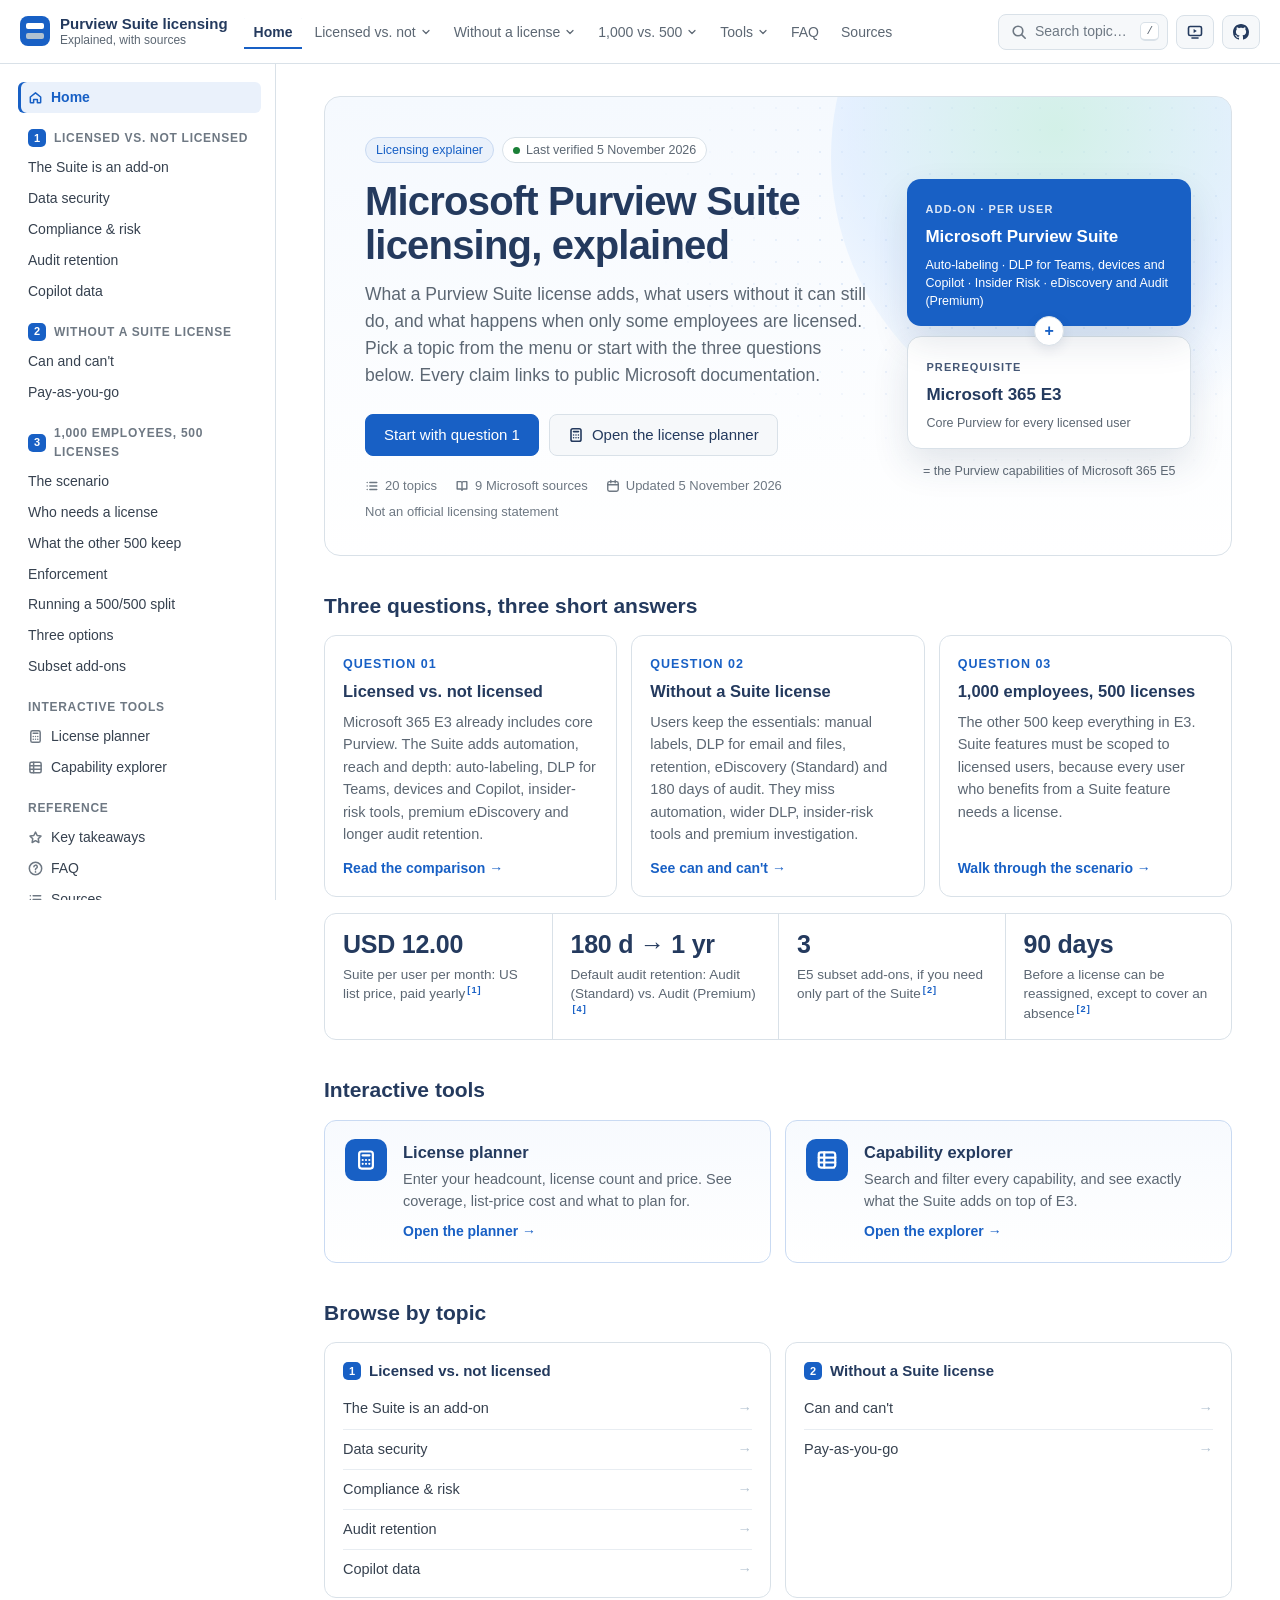
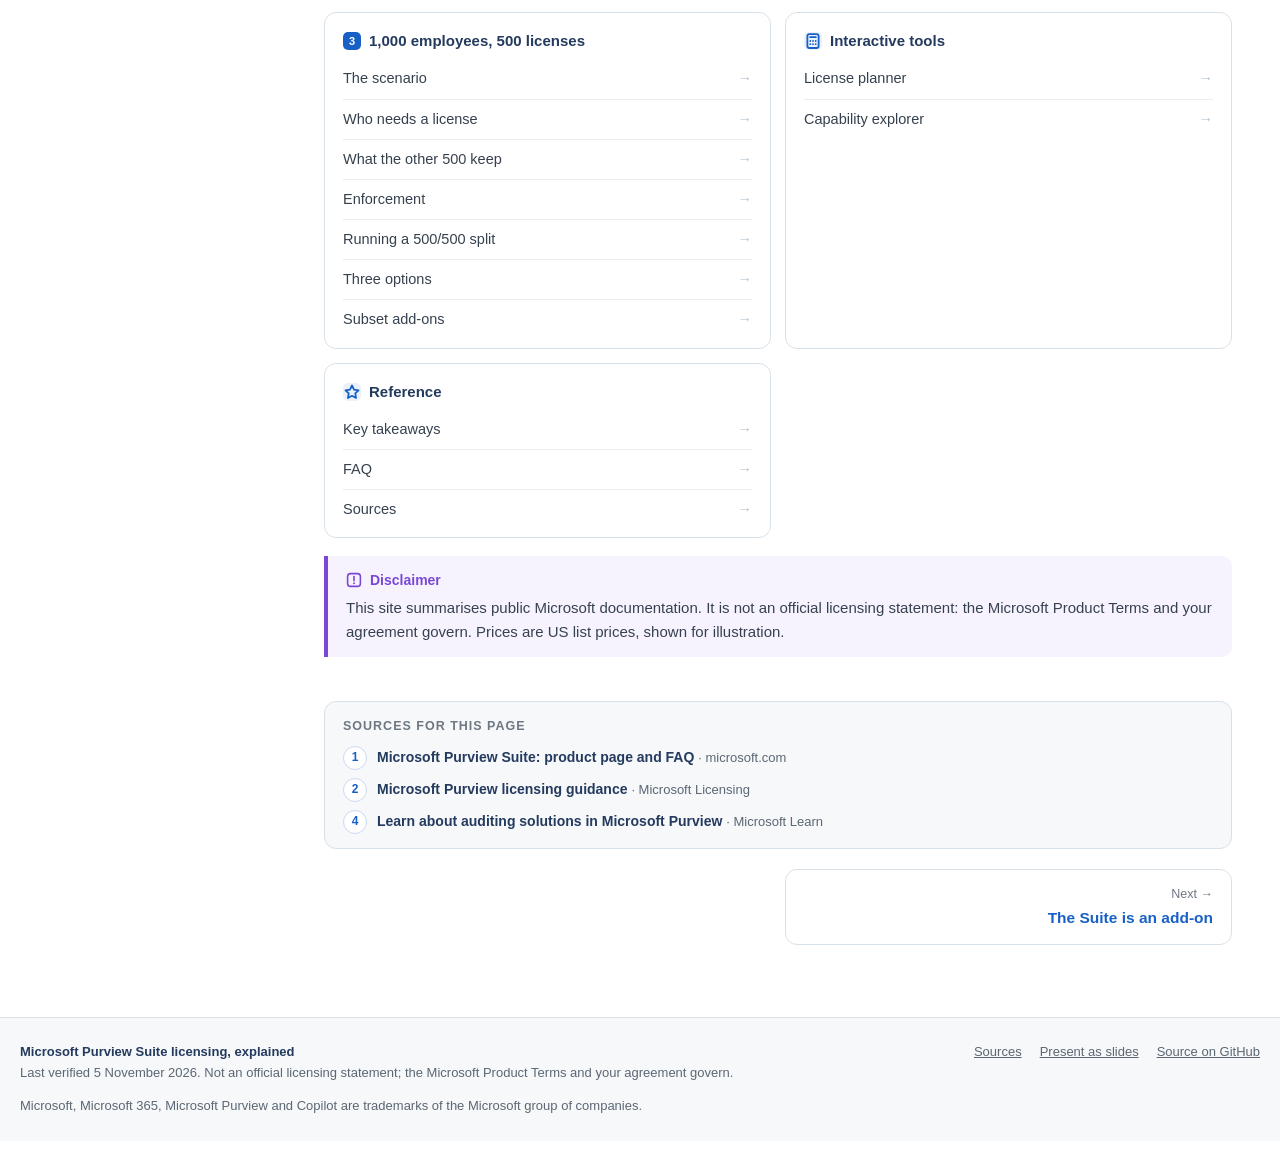
<file: index.html>
<!DOCTYPE html>
<html lang="en">
<head>
<meta charset="utf-8">
<meta name="viewport" content="width=device-width, initial-scale=1">
<title>Microsoft Purview Suite licensing, explained</title>
<meta name="description" content="What a Microsoft Purview Suite license adds, what users without it can still do, and what happens when only some employees are licensed, with a public Microsoft source behind every claim.">
<meta name="robots" content="noindex">
<meta property="og:type" content="website">
<meta property="og:title" content="Microsoft Purview Suite licensing, explained">
<meta property="og:description" content="What a Microsoft Purview Suite license adds, what users without it can still do, and what happens when only some employees are licensed, with a public Microsoft source behind every claim.">
<meta property="og:url" content="https://ibranibeny.github.io/purview-suite-licensing-explained/">
<link rel="icon" type="image/png" href="assets/favicon.png">
<script>document.documentElement.classList.add('js');</script>
<link rel="stylesheet" href="assets/site.css">
</head>
<body>
<a class="skip" href="#main">Skip to content</a>
<div class="progress" aria-hidden="true"><span id="pbar"></span></div>
<header class="hdr">
  <div class="hdr-in">
    <button type="button" class="iconbtn menubtn jsonly" id="menubtn" data-act="menu" aria-controls="side" aria-expanded="false" aria-label="Open the topic menu"><svg viewBox="0 0 16 16" aria-hidden="true"><path d="M2.5 4h11M2.5 8h11M2.5 12h11" fill="none" stroke="currentColor" stroke-width="1.6" stroke-linecap="round" stroke-linejoin="round"/></svg></button>
    <a class="brand" href="#t-home" data-topic="home" aria-label="Purview Suite licensing, explained: home"><span class="mark" aria-hidden="true"><i></i><i></i></span><span><b>Purview Suite licensing</b><small>Explained, with sources</small></span></a>
    <nav class="topnav" aria-label="Topics">
  <a class="pn" href="#t-home" data-topic="home">Home</a>
  <div class="dd"><button type="button" class="pn" data-gid="q1" aria-expanded="false" aria-controls="dd-q1">Licensed vs. not<svg viewBox="0 0 16 16" aria-hidden="true"><path d="M4 6l4 4 4-4" fill="none" stroke="currentColor" stroke-width="1.6" stroke-linecap="round" stroke-linejoin="round"/></svg></button><div class="dd-panel" id="dd-q1" hidden><p class="dd-h">Question 01 · Licensed vs. not licensed</p><div class="dd-list"><a href="#t-suite" data-topic="suite"><b>The Suite is an add-on</b><span>What the license is, what it needs and what it costs.</span></a><a href="#t-data-security" data-topic="data-security"><b>Data security</b><span>Labels, encryption, DLP and cloud apps: Microsoft 365 E3 compared with E3 plus the Suite.</span></a><a href="#t-compliance" data-topic="compliance"><b>Compliance & risk</b><span>Retention, records, eDiscovery, audit and insider risk.</span></a><a href="#t-audit" data-topic="audit"><b>Audit retention</b><span>Default audit log retention by license, drawn to scale.</span></a><a href="#t-copilot" data-topic="copilot"><b>Copilot data</b><span>What Purview does for Microsoft 365 Copilot interactions, with and without the Suite.</span></a></div></div></div>
  <div class="dd"><button type="button" class="pn" data-gid="q2" aria-expanded="false" aria-controls="dd-q2">Without a license<svg viewBox="0 0 16 16" aria-hidden="true"><path d="M4 6l4 4 4-4" fill="none" stroke="currentColor" stroke-width="1.6" stroke-linecap="round" stroke-linejoin="round"/></svg></button><div class="dd-panel" id="dd-q2" hidden><p class="dd-h">Question 02 · Without a Suite license</p><div class="dd-list"><a href="#t-without" data-topic="without"><b>Can and can't</b><span>What Microsoft 365 E3 users without the Suite keep, and what they miss.</span></a><a href="#t-payg" data-topic="payg"><b>Pay-as-you-go</b><span>Capabilities billed by usage through Azure, with or without the Suite.</span></a></div></div></div>
  <div class="dd"><button type="button" class="pn" data-gid="q3" aria-expanded="false" aria-controls="dd-q3">1,000 vs. 500<svg viewBox="0 0 16 16" aria-hidden="true"><path d="M4 6l4 4 4-4" fill="none" stroke="currentColor" stroke-width="1.6" stroke-linecap="round" stroke-linejoin="round"/></svg></button><div class="dd-panel wide" id="dd-q3" hidden><p class="dd-h">Question 03 · 1,000 employees, 500 licenses</p><div class="dd-list"><a href="#t-scenario" data-topic="scenario"><b>The scenario</b><span>What happens to the other 500, and the rule that decides who needs a license.</span></a><a href="#t-who-needs" data-topic="who-needs"><b>Who needs a license</b><span>Microsoft's examples of who needs a license once a Suite feature applies.</span></a><a href="#t-impact" data-topic="impact"><b>What the other 500 keep</b><span>Per-user view when Suite policies are scoped to the licensed users.</span></a><a href="#t-enforcement" data-topic="enforcement"><b>Enforcement</b><span>What the service enforces, and what you must scope yourself.</span></a><a href="#t-run" data-topic="run"><b>Running a 500/500 split</b><span>Recommended practice for a partial rollout that stays inside the licensing rules.</span></a><a href="#t-options" data-topic="options"><b>Three options</b><span>Coverage and list-price cost of each option.</span></a><a href="#t-add-ons" data-topic="add-ons"><b>Subset add-ons</b><span>Three add-ons that each cover part of the Suite.</span></a></div></div></div>
  <div class="dd"><button type="button" class="pn" data-gid="tools" aria-expanded="false" aria-controls="dd-tools">Tools<svg viewBox="0 0 16 16" aria-hidden="true"><path d="M4 6l4 4 4-4" fill="none" stroke="currentColor" stroke-width="1.6" stroke-linecap="round" stroke-linejoin="round"/></svg></button><div class="dd-panel" id="dd-tools" hidden><p class="dd-h">Interactive tools</p><div class="dd-list"><a href="#t-planner" data-topic="planner"><b>License planner</b><span>Enter your headcount and license count to see coverage, list-price cost and what to plan for.</span></a><a href="#t-explorer" data-topic="explorer"><b>Capability explorer</b><span>Filter every capability by area and see exactly what the Suite adds.</span></a></div></div></div>
  <a class="pn" href="#t-faq" data-topic="faq">FAQ</a>
  <a class="pn" href="#t-sources" data-topic="sources">Sources</a>
</nav>
    <div class="hact">
      <button type="button" class="sbtn jsonly" data-act="search" aria-label="Search the site"><svg viewBox="0 0 16 16" aria-hidden="true"><circle cx="7" cy="7" r="4.8" fill="none" stroke="currentColor" stroke-width="1.6" stroke-linecap="round" stroke-linejoin="round"/><path d="M10.6 10.6l3.6 3.6" fill="none" stroke="currentColor" stroke-width="1.6" stroke-linecap="round" stroke-linejoin="round"/></svg><span class="tx">Search topics…</span><kbd>/</kbd></button>
      <a class="btn hpres" href="slides/" aria-label="Present as slides"><svg viewBox="0 0 16 16" aria-hidden="true"><rect x="1.5" y="2.5" width="13" height="9" rx="1.6" fill="none" stroke="currentColor" stroke-width="1.6" stroke-linecap="round" stroke-linejoin="round"/><path d="M6.6 5.1v3.8L9.8 7z" fill="currentColor"/><path d="M5 14h6" fill="none" stroke="currentColor" stroke-width="1.6" stroke-linecap="round" stroke-linejoin="round"/></svg><span class="t">Present</span></a>
      <a class="btn" href="https://github.com/ibranibeny/purview-suite-licensing-explained" aria-label="View source on GitHub"><svg viewBox="0 0 16 16" aria-hidden="true"><path fill="currentColor" d="M8 0c4.42 0 8 3.58 8 8a8.013 8.013 0 0 1-5.45 7.59c-.4.08-.55-.17-.55-.38 0-.27.01-1.13.01-2.2 0-.75-.25-1.23-.54-1.48 1.78-.2 3.65-.88 3.65-3.95 0-.88-.31-1.59-.82-2.15.08-.2.36-1.02-.08-2.12 0 0-.67-.22-2.2.82-.64-.18-1.32-.27-2-.27-.68 0-1.36.09-2 .27-1.53-1.03-2.2-.82-2.2-.82-.44 1.1-.16 1.92-.08 2.12-.51.56-.82 1.28-.82 2.15 0 3.06 1.86 3.75 3.64 3.95-.23.2-.44.55-.51 1.07-.46.21-1.61.55-2.33-.66-.15-.24-.6-.83-1.23-.82-.67.01-.27.38.01.53.34.19.73.9.82 1.13.16.45.68 1.31 2.69.94 0 .67.01 1.3.01 1.49 0 .21-.15.45-.55.38A7.995 7.995 0 0 1 0 8c0-4.42 3.58-8 8-8Z"/></svg><span class="t">GitHub</span></a>
    </div>
  </div>
</header>
<div class="shell">
  <aside class="side" id="side" aria-label="Topic menu">
    <div class="side-hd jsonly"><span>Topics</span><button type="button" class="iconbtn" data-act="close-drawer" aria-label="Close the topic menu"><svg viewBox="0 0 16 16" aria-hidden="true"><path d="M4 4l8 8M12 4l-8 8" fill="none" stroke="currentColor" stroke-width="1.6" stroke-linecap="round" stroke-linejoin="round"/></svg></button></div>
    <nav class="tree" aria-label="All topics"><a class="ti" href="#t-home" data-topic="home"><svg viewBox="0 0 16 16" aria-hidden="true"><path d="M2.5 7.5L8 3l5.5 4.5V13a.5.5 0 0 1-.5.5H10V10H6v3.5H3a.5.5 0 0 1-.5-.5z" fill="none" stroke="currentColor" stroke-width="1.6" stroke-linecap="round" stroke-linejoin="round"/></svg>Home</a><div class="tg"><p class="tgl"><span class="gn">1</span>Licensed vs. not licensed</p><ul><li><a class="ti" href="#t-suite" data-topic="suite">The Suite is an add-on</a></li><li><a class="ti" href="#t-data-security" data-topic="data-security">Data security</a></li><li><a class="ti" href="#t-compliance" data-topic="compliance">Compliance & risk</a></li><li><a class="ti" href="#t-audit" data-topic="audit">Audit retention</a></li><li><a class="ti" href="#t-copilot" data-topic="copilot">Copilot data</a></li></ul></div><div class="tg"><p class="tgl"><span class="gn">2</span>Without a Suite license</p><ul><li><a class="ti" href="#t-without" data-topic="without">Can and can't</a></li><li><a class="ti" href="#t-payg" data-topic="payg">Pay-as-you-go</a></li></ul></div><div class="tg"><p class="tgl"><span class="gn">3</span>1,000 employees, 500 licenses</p><ul><li><a class="ti" href="#t-scenario" data-topic="scenario">The scenario</a></li><li><a class="ti" href="#t-who-needs" data-topic="who-needs">Who needs a license</a></li><li><a class="ti" href="#t-impact" data-topic="impact">What the other 500 keep</a></li><li><a class="ti" href="#t-enforcement" data-topic="enforcement">Enforcement</a></li><li><a class="ti" href="#t-run" data-topic="run">Running a 500/500 split</a></li><li><a class="ti" href="#t-options" data-topic="options">Three options</a></li><li><a class="ti" href="#t-add-ons" data-topic="add-ons">Subset add-ons</a></li></ul></div><div class="tg"><p class="tgl">Interactive tools</p><ul><li><a class="ti" href="#t-planner" data-topic="planner"><svg viewBox="0 0 16 16" aria-hidden="true"><rect x="3" y="1.8" width="10" height="12.4" rx="1.8" fill="none" stroke="currentColor" stroke-width="1.6" stroke-linecap="round" stroke-linejoin="round"/><path d="M5.5 4.6h5M5.6 8h.01M8 8h.01M10.4 8h.01M5.6 10.8h.01M8 10.8h.01M10.4 10.8h.01" fill="none" stroke="currentColor" stroke-width="1.6" stroke-linecap="round" stroke-linejoin="round"/></svg>License planner</a></li><li><a class="ti" href="#t-explorer" data-topic="explorer"><svg viewBox="0 0 16 16" aria-hidden="true"><rect x="2" y="2.5" width="12" height="11" rx="1.6" fill="none" stroke="currentColor" stroke-width="1.6" stroke-linecap="round" stroke-linejoin="round"/><path d="M2 6.2h12M2 9.8h12M6 2.5v11" fill="none" stroke="currentColor" stroke-width="1.6" stroke-linecap="round" stroke-linejoin="round"/></svg>Capability explorer</a></li></ul></div><div class="tg"><p class="tgl">Reference</p><ul><li><a class="ti" href="#t-takeaways" data-topic="takeaways"><svg viewBox="0 0 16 16" aria-hidden="true"><path d="M8 2.2l1.8 3.7 4 .6-2.9 2.8.7 4L8 11.4l-3.6 1.9.7-4L2.2 6.5l4-.6z" fill="none" stroke="currentColor" stroke-width="1.6" stroke-linecap="round" stroke-linejoin="round"/></svg>Key takeaways</a></li><li><a class="ti" href="#t-faq" data-topic="faq"><svg viewBox="0 0 16 16" aria-hidden="true"><circle cx="8" cy="8" r="6.6" fill="none" stroke="currentColor" stroke-width="1.6" stroke-linecap="round" stroke-linejoin="round"/><path d="M6.3 6.2a1.8 1.8 0 1 1 2.4 1.7c-.5.2-.7.6-.7 1.1v.3" fill="none" stroke="currentColor" stroke-width="1.6" stroke-linecap="round" stroke-linejoin="round"/><circle cx="8" cy="11.6" r=".9" fill="currentColor"/></svg>FAQ</a></li><li><a class="ti" href="#t-sources" data-topic="sources"><svg viewBox="0 0 16 16" aria-hidden="true"><path d="M5.5 4h8M5.5 8h8M5.5 12h8M2.5 4h.01M2.5 8h.01M2.5 12h.01" fill="none" stroke="currentColor" stroke-width="1.6" stroke-linecap="round" stroke-linejoin="round"/></svg>Sources</a></li></ul></div></nav>
    <div class="side-ft"><a class="sfl" href="slides/"><svg viewBox="0 0 16 16" aria-hidden="true"><rect x="1.5" y="2.5" width="13" height="9" rx="1.6" fill="none" stroke="currentColor" stroke-width="1.6" stroke-linecap="round" stroke-linejoin="round"/><path d="M6.6 5.1v3.8L9.8 7z" fill="currentColor"/><path d="M5 14h6" fill="none" stroke="currentColor" stroke-width="1.6" stroke-linecap="round" stroke-linejoin="round"/></svg>Present as slides</a><a class="sfl" href="https://github.com/ibranibeny/purview-suite-licensing-explained"><svg viewBox="0 0 16 16" aria-hidden="true"><path fill="currentColor" d="M8 0c4.42 0 8 3.58 8 8a8.013 8.013 0 0 1-5.45 7.59c-.4.08-.55-.17-.55-.38 0-.27.01-1.13.01-2.2 0-.75-.25-1.23-.54-1.48 1.78-.2 3.65-.88 3.65-3.95 0-.88-.31-1.59-.82-2.15.08-.2.36-1.02-.08-2.12 0 0-.67-.22-2.2.82-.64-.18-1.32-.27-2-.27-.68 0-1.36.09-2 .27-1.53-1.03-2.2-.82-2.2-.82-.44 1.1-.16 1.92-.08 2.12-.51.56-.82 1.28-.82 2.15 0 3.06 1.86 3.75 3.64 3.95-.23.2-.44.55-.51 1.07-.46.21-1.61.55-2.33-.66-.15-.24-.6-.83-1.23-.82-.67.01-.27.38.01.53.34.19.73.9.82 1.13.16.45.68 1.31 2.69.94 0 .67.01 1.3.01 1.49 0 .21-.15.45-.55.38A7.995 7.995 0 0 1 0 8c0-4.42 3.58-8 8-8Z"/></svg>Source on GitHub</a><p>Last verified 5 November 2026. Not an official licensing statement. <a href="#t-sources" data-topic="sources">Sources and disclaimer</a></p></div>
  </aside>
  <main class="main" id="main" tabindex="-1">
<article class="topic" id="t-home" data-topic="home" data-title="Microsoft Purview Suite licensing, explained" data-menu="Home" data-group="Start" data-gid="start" data-desc="What a Purview Suite license adds, what users without it can still do, and what happens when only some employees are licensed." aria-labelledby="h-home"><div class="print-hd">Microsoft Purview Suite licensing, explained · https://ibranibeny.github.io/purview-suite-licensing-explained/</div><div class="tb">
<div class="home-hero">
  <div>
    <div class="pills"><span class="pill acc">Licensing explainer</span><span class="pill"><span class="dot"></span>Last verified 5 November 2026</span></div>
    <h1 id="h-home" tabindex="-1">Microsoft Purview Suite licensing, explained</h1>
    <p class="lede">What a Purview Suite license adds, what users without it can still do, and what happens when only some employees are licensed. Pick a topic from the menu or start with the three questions below. Every claim links to public Microsoft documentation.</p>
    <div class="cta"><a class="btn primary lg" href="#t-suite" data-topic="suite">Start with question 1</a><a class="btn lg" href="#t-planner" data-topic="planner"><svg viewBox="0 0 16 16" aria-hidden="true"><rect x="3" y="1.8" width="10" height="12.4" rx="1.8" fill="none" stroke="currentColor" stroke-width="1.6" stroke-linecap="round" stroke-linejoin="round"/><path d="M5.5 4.6h5M5.6 8h.01M8 8h.01M10.4 8h.01M5.6 10.8h.01M8 10.8h.01M10.4 10.8h.01" fill="none" stroke="currentColor" stroke-width="1.6" stroke-linecap="round" stroke-linejoin="round"/></svg>Open the license planner</a></div>
    <div class="meta"><span><svg viewBox="0 0 16 16" aria-hidden="true"><path d="M5.5 4h8M5.5 8h8M5.5 12h8M2.5 4h.01M2.5 8h.01M2.5 12h.01" fill="none" stroke="currentColor" stroke-width="1.6" stroke-linecap="round" stroke-linejoin="round"/></svg>20 topics</span><span><svg viewBox="0 0 16 16" aria-hidden="true"><path d="M2.5 3h4a1.5 1.5 0 0 1 1.5 1.5V13a1.5 1.5 0 0 0-1.5-1.5h-4zM13.5 3h-4A1.5 1.5 0 0 0 8 4.5V13a1.5 1.5 0 0 1 1.5-1.5h4z" fill="none" stroke="currentColor" stroke-width="1.6" stroke-linecap="round" stroke-linejoin="round"/></svg>9 Microsoft sources</span><span><svg viewBox="0 0 16 16" aria-hidden="true"><rect x="2" y="3" width="12" height="11" rx="2" fill="none" stroke="currentColor" stroke-width="1.6" stroke-linecap="round" stroke-linejoin="round"/><path d="M2 6.5h12M5.5 1.6v2.6M10.5 1.6v2.6" fill="none" stroke="currentColor" stroke-width="1.6" stroke-linecap="round" stroke-linejoin="round"/></svg>Updated 5 November 2026</span><span>Not an official licensing statement</span></div>
  </div>
  <div class="art" aria-hidden="true">
    <div class="ca suite"><span class="k">Add-on · per user</span><b>Microsoft Purview Suite</b><p class="s">Auto-labeling · DLP for Teams, devices and Copilot · Insider Risk · eDiscovery and Audit (Premium)</p></div>
    <span class="plus">+</span>
    <div class="ca e3"><span class="k">Prerequisite</span><b>Microsoft 365 E3</b><p class="s">Core Purview for every licensed user</p></div>
    <p class="eqn">= the Purview capabilities of Microsoft 365 E5</p>
  </div>
</div>
<h2 class="h2s">Three questions, three short answers</h2>
<div class="qcards">
  <a class="qc" href="#t-suite" data-topic="suite"><span class="qn">QUESTION 01</span><h3>Licensed vs. not licensed</h3><p>Microsoft 365 E3 already includes core Purview. The Suite adds automation, reach and depth: auto-labeling, DLP for Teams, devices and Copilot, insider-risk tools, premium eDiscovery and longer audit retention.</p><span class="go">Read the comparison →</span></a>
  <a class="qc" href="#t-without" data-topic="without"><span class="qn">QUESTION 02</span><h3>Without a Suite license</h3><p>Users keep the essentials: manual labels, DLP for email and files, retention, eDiscovery (Standard) and 180 days of audit. They miss automation, wider DLP, insider-risk tools and premium investigation.</p><span class="go">See can and can't →</span></a>
  <a class="qc" href="#t-scenario" data-topic="scenario"><span class="qn">QUESTION 03</span><h3>1,000 employees, 500 licenses</h3><p>The other 500 keep everything in E3. Suite features must be scoped to licensed users, because every user who benefits from a Suite feature needs a license.</p><span class="go">Walk through the scenario →</span></a>
</div>
<div class="kpis-row">
  <div class="kp"><div class="v">USD 12.00</div><div class="d">Suite per user per month: US list price, paid yearly<sup class="cites">[<a class="cite" href="https://www.microsoft.com/en-us/security/microsoft-purview-suite" data-ref="1" target="_blank" rel="noopener" aria-haspopup="dialog" title="Source 1: Microsoft Purview Suite: product page and FAQ">1</a>]</sup></div></div>
  <div class="kp"><div class="v">180 d → 1 yr</div><div class="d">Default audit retention: Audit (Standard) vs. Audit (Premium)<sup class="cites">[<a class="cite" href="https://learn.microsoft.com/en-us/purview/audit-solutions-overview" data-ref="4" target="_blank" rel="noopener" aria-haspopup="dialog" title="Source 4: Learn about auditing solutions in Microsoft Purview">4</a>]</sup></div></div>
  <div class="kp"><div class="v">3</div><div class="d">E5 subset add-ons, if you need only part of the Suite<sup class="cites">[<a class="cite" href="https://www.microsoft.com/licensing/guidance/Microsoft-Purview" data-ref="2" target="_blank" rel="noopener" aria-haspopup="dialog" title="Source 2: Microsoft Purview licensing guidance">2</a>]</sup></div></div>
  <div class="kp"><div class="v">90 days</div><div class="d">Before a license can be reassigned, except to cover an absence<sup class="cites">[<a class="cite" href="https://www.microsoft.com/licensing/guidance/Microsoft-Purview" data-ref="2" target="_blank" rel="noopener" aria-haspopup="dialog" title="Source 2: Microsoft Purview licensing guidance">2</a>]</sup></div></div>
</div>
<h2 class="h2s">Interactive tools</h2>
<div class="tools">
  <a class="tool" href="#t-planner" data-topic="planner"><span class="ic"><svg viewBox="0 0 16 16" aria-hidden="true"><rect x="3" y="1.8" width="10" height="12.4" rx="1.8" fill="none" stroke="currentColor" stroke-width="1.6" stroke-linecap="round" stroke-linejoin="round"/><path d="M5.5 4.6h5M5.6 8h.01M8 8h.01M10.4 8h.01M5.6 10.8h.01M8 10.8h.01M10.4 10.8h.01" fill="none" stroke="currentColor" stroke-width="1.6" stroke-linecap="round" stroke-linejoin="round"/></svg></span><span><h3>License planner</h3><p>Enter your headcount, license count and price. See coverage, list-price cost and what to plan for.</p><span class="go">Open the planner →</span></span></a>
  <a class="tool" href="#t-explorer" data-topic="explorer"><span class="ic"><svg viewBox="0 0 16 16" aria-hidden="true"><rect x="2" y="2.5" width="12" height="11" rx="1.6" fill="none" stroke="currentColor" stroke-width="1.6" stroke-linecap="round" stroke-linejoin="round"/><path d="M2 6.2h12M2 9.8h12M6 2.5v11" fill="none" stroke="currentColor" stroke-width="1.6" stroke-linecap="round" stroke-linejoin="round"/></svg></span><span><h3>Capability explorer</h3><p>Search and filter every capability, and see exactly what the Suite adds on top of E3.</p><span class="go">Open the explorer →</span></span></a>
</div>
<h2 class="h2s">Browse by topic</h2>
<div class="tgrid"><div class="tcard"><h3><span class="gn">1</span>Licensed vs. not licensed</h3><ul><li><a href="#t-suite" data-topic="suite">The Suite is an add-on</a></li><li><a href="#t-data-security" data-topic="data-security">Data security</a></li><li><a href="#t-compliance" data-topic="compliance">Compliance & risk</a></li><li><a href="#t-audit" data-topic="audit">Audit retention</a></li><li><a href="#t-copilot" data-topic="copilot">Copilot data</a></li></ul></div><div class="tcard"><h3><span class="gn">2</span>Without a Suite license</h3><ul><li><a href="#t-without" data-topic="without">Can and can't</a></li><li><a href="#t-payg" data-topic="payg">Pay-as-you-go</a></li></ul></div><div class="tcard"><h3><span class="gn">3</span>1,000 employees, 500 licenses</h3><ul><li><a href="#t-scenario" data-topic="scenario">The scenario</a></li><li><a href="#t-who-needs" data-topic="who-needs">Who needs a license</a></li><li><a href="#t-impact" data-topic="impact">What the other 500 keep</a></li><li><a href="#t-enforcement" data-topic="enforcement">Enforcement</a></li><li><a href="#t-run" data-topic="run">Running a 500/500 split</a></li><li><a href="#t-options" data-topic="options">Three options</a></li><li><a href="#t-add-ons" data-topic="add-ons">Subset add-ons</a></li></ul></div><div class="tcard"><h3><span class="gn alt"><svg viewBox="0 0 16 16" aria-hidden="true"><rect x="3" y="1.8" width="10" height="12.4" rx="1.8" fill="none" stroke="currentColor" stroke-width="1.6" stroke-linecap="round" stroke-linejoin="round"/><path d="M5.5 4.6h5M5.6 8h.01M8 8h.01M10.4 8h.01M5.6 10.8h.01M8 10.8h.01M10.4 10.8h.01" fill="none" stroke="currentColor" stroke-width="1.6" stroke-linecap="round" stroke-linejoin="round"/></svg></span>Interactive tools</h3><ul><li><a href="#t-planner" data-topic="planner">License planner</a></li><li><a href="#t-explorer" data-topic="explorer">Capability explorer</a></li></ul></div><div class="tcard"><h3><span class="gn alt"><svg viewBox="0 0 16 16" aria-hidden="true"><path d="M8 2.2l1.8 3.7 4 .6-2.9 2.8.7 4L8 11.4l-3.6 1.9.7-4L2.2 6.5l4-.6z" fill="none" stroke="currentColor" stroke-width="1.6" stroke-linecap="round" stroke-linejoin="round"/></svg></span>Reference</h3><ul><li><a href="#t-takeaways" data-topic="takeaways">Key takeaways</a></li><li><a href="#t-faq" data-topic="faq">FAQ</a></li><li><a href="#t-sources" data-topic="sources">Sources</a></li></ul></div></div>
<div class="alert imp"><p class="at"><svg viewBox="0 0 16 16" aria-hidden="true"><rect x="1.6" y="1.6" width="12.8" height="12.8" rx="3" fill="none" stroke="currentColor" stroke-width="1.6" stroke-linecap="round" stroke-linejoin="round"/><path d="M8 4.6v4.2" fill="none" stroke="currentColor" stroke-width="1.6" stroke-linecap="round" stroke-linejoin="round"/><circle cx="8" cy="11.2" r=".95" fill="currentColor"/></svg>Disclaimer</p><p>This site summarises public Microsoft documentation. It is not an official licensing statement: the Microsoft Product Terms and your agreement govern. Prices are US list prices, shown for illustration.</p></div></div><section class="psrc" aria-label="Sources for this page"><h2>Sources for this page</h2><ol><li><span class="no">1</span><span><a href="https://www.microsoft.com/en-us/security/microsoft-purview-suite" target="_blank" rel="noopener">Microsoft Purview Suite: product page and FAQ</a> <span class="pub">· microsoft.com</span></span></li><li><span class="no">2</span><span><a href="https://www.microsoft.com/licensing/guidance/Microsoft-Purview" target="_blank" rel="noopener">Microsoft Purview licensing guidance</a> <span class="pub">· Microsoft Licensing</span></span></li><li><span class="no">4</span><span><a href="https://learn.microsoft.com/en-us/purview/audit-solutions-overview" target="_blank" rel="noopener">Learn about auditing solutions in Microsoft Purview</a> <span class="pub">· Microsoft Learn</span></span></li></ol></section><nav class="pnav" aria-label="Previous and next topic"><a class="nx" href="#t-suite" data-topic="suite"><small>Next →</small><b>The Suite is an add-on</b></a></nav></article>
<article class="topic" id="t-suite" data-topic="suite" data-title="The Suite is an add-on to Microsoft 365 E3" data-menu="The Suite is an add-on" data-group="Licensed vs. not licensed" data-gid="q1" data-desc="What the license is, what it needs and what it costs." aria-labelledby="h-suite">
<div class="print-hd">Microsoft Purview Suite licensing, explained · https://ibranibeny.github.io/purview-suite-licensing-explained/?topic=suite</div>
<header class="th">
  <nav class="crumbs" aria-label="Breadcrumb"><ol><li><a href="#t-home" data-topic="home">Home</a></li><li><a href="#t-suite" data-topic="suite">Licensed vs. not licensed</a></li><li aria-current="page">The Suite is an add-on</li></ol></nav>
  <p class="eyebrow">Question 01 · The license</p>
  <h1 id="h-suite" tabindex="-1">The Suite is an add-on to Microsoft 365 E3</h1>
  <p class="lede">What the license is, what it needs and what it costs.</p>
  <div class="tmeta"><span><svg viewBox="0 0 16 16" aria-hidden="true"><path d="M2.5 3h4a1.5 1.5 0 0 1 1.5 1.5V13a1.5 1.5 0 0 0-1.5-1.5h-4zM13.5 3h-4A1.5 1.5 0 0 0 8 4.5V13a1.5 1.5 0 0 1 1.5-1.5h4z" fill="none" stroke="currentColor" stroke-width="1.6" stroke-linecap="round" stroke-linejoin="round"/></svg>2 sources on this page</span><span><svg viewBox="0 0 16 16" aria-hidden="true"><rect x="2" y="3" width="12" height="11" rx="2" fill="none" stroke="currentColor" stroke-width="1.6" stroke-linecap="round" stroke-linejoin="round"/><path d="M2 6.5h12M5.5 1.6v2.6M10.5 1.6v2.6" fill="none" stroke="currentColor" stroke-width="1.6" stroke-linecap="round" stroke-linejoin="round"/></svg>Last verified 5 November 2026</span><span class="tact jsonly"><button type="button" class="lnk" data-act="copy"><svg viewBox="0 0 16 16" aria-hidden="true"><path d="M6.8 9.2a2.6 2.6 0 0 0 3.7 0l2.2-2.2a2.6 2.6 0 0 0-3.7-3.7l-.7.7M9.2 6.8a2.6 2.6 0 0 0-3.7 0L3.3 9a2.6 2.6 0 0 0 3.7 3.7l.7-.7" fill="none" stroke="currentColor" stroke-width="1.6" stroke-linecap="round" stroke-linejoin="round"/></svg>Copy link</button><button type="button" class="lnk" data-act="print"><svg viewBox="0 0 16 16" aria-hidden="true"><path d="M4.5 6V2.5h7V6M4.5 11.5h-2v-5h11v5h-2" fill="none" stroke="currentColor" stroke-width="1.6" stroke-linecap="round" stroke-linejoin="round"/><rect x="4.5" y="9.5" width="7" height="4" fill="none" stroke="currentColor" stroke-width="1.6" stroke-linecap="round" stroke-linejoin="round"/></svg>Print</button></span></div>
</header>
<div class="tb">
<div class="answer"><p class="at"><svg viewBox="0 0 16 16" aria-hidden="true"><path d="M2.5 3.5h11v7h-6l-3 2.5v-2.5h-2z" fill="none" stroke="currentColor" stroke-width="1.6" stroke-linecap="round" stroke-linejoin="round"/></svg>Short answer</p><p class="big">Microsoft 365 E3 already includes core Purview. The Suite adds automation, reach and depth on top: auto-labeling, DLP for Teams, devices and Copilot, insider-risk tools, premium eDiscovery and longer audit retention, for each licensed user.<sup class="cites">[<a class="cite" href="https://www.microsoft.com/en-us/security/microsoft-purview-suite" data-ref="1" target="_blank" rel="noopener" aria-haspopup="dialog" title="Source 1: Microsoft Purview Suite: product page and FAQ">1</a>, <a class="cite" href="https://www.microsoft.com/licensing/guidance/Microsoft-Purview" data-ref="2" target="_blank" rel="noopener" aria-haspopup="dialog" title="Source 2: Microsoft Purview licensing guidance">2</a>]</sup></p></div>
<div class="stack-grid">
  <div class="stack">
    <div class="blk suite"><h3>+ Microsoft Purview Suite</h3><p class="k2">Add-on, licensed per user</p><div class="chips"><span class="chip">Auto-labeling</span><span class="chip">DLP for Teams, devices, Copilot</span><span class="chip">Insider Risk</span><span class="chip">Communication Compliance</span><span class="chip">eDiscovery &amp; Audit (Premium)</span><span class="chip">Records management</span></div></div>
    <div class="blk e3"><h3>Microsoft 365 E3</h3><p class="k2">Core Purview for every licensed user</p><div class="chips"><span class="chip">Manual labels</span><span class="chip">DLP for email and files</span><span class="chip">Retention</span><span class="chip">eDiscovery (Standard)</span><span class="chip">Audit (Standard)</span><span class="chip">Compliance Manager</span></div></div>
    <p class="eqn2">E3 + Suite = the Purview capabilities of Microsoft 365 E5<sup class="cites">[<a class="cite" href="https://www.microsoft.com/licensing/guidance/Microsoft-Purview" data-ref="2" target="_blank" rel="noopener" aria-haspopup="dialog" title="Source 2: Microsoft Purview licensing guidance">2</a>]</sup></p>
  </div>
  <dl class="facts">
    <div><dt>What it is</dt><dd>Formerly Microsoft 365 E5 Compliance. Microsoft says the rename changes neither features nor price.<sup class="cites">[<a class="cite" href="https://www.microsoft.com/en-us/security/microsoft-purview-suite" data-ref="1" target="_blank" rel="noopener" aria-haspopup="dialog" title="Source 1: Microsoft Purview Suite: product page and FAQ">1</a>]</sup></dd></div>
    <div><dt>Prerequisite</dt><dd>Microsoft 365 E3, or Office 365 E3 plus Enterprise Mobility + Security E3.<sup class="cites">[<a class="cite" href="https://www.microsoft.com/en-us/security/microsoft-purview-suite" data-ref="1" target="_blank" rel="noopener" aria-haspopup="dialog" title="Source 1: Microsoft Purview Suite: product page and FAQ">1</a>]</sup></dd></div>
    <div><dt>Licensed per user</dt><dd>One license for each user whose data you protect or manage with it.<sup class="cites">[<a class="cite" href="https://www.microsoft.com/en-us/security/microsoft-purview-suite" data-ref="1" target="_blank" rel="noopener" aria-haspopup="dialog" title="Source 1: Microsoft Purview Suite: product page and FAQ">1</a>]</sup></dd></div>
    <div><dt>US list price</dt><dd>USD 12.00 per user per month, paid yearly. Your agreement price may differ.<sup class="cites">[<a class="cite" href="https://www.microsoft.com/en-us/security/microsoft-purview-suite" data-ref="1" target="_blank" rel="noopener" aria-haspopup="dialog" title="Source 1: Microsoft Purview Suite: product page and FAQ">1</a>]</sup></dd></div>
  </dl>
</div></div>
<section class="psrc" aria-label="Sources for this page"><h2>Sources for this page</h2><ol><li><span class="no">1</span><span><a href="https://www.microsoft.com/en-us/security/microsoft-purview-suite" target="_blank" rel="noopener">Microsoft Purview Suite: product page and FAQ</a> <span class="pub">· microsoft.com</span></span></li><li><span class="no">2</span><span><a href="https://www.microsoft.com/licensing/guidance/Microsoft-Purview" target="_blank" rel="noopener">Microsoft Purview licensing guidance</a> <span class="pub">· Microsoft Licensing</span></span></li></ol></section>
<nav class="pnav" aria-label="Previous and next topic"><a class="pv" href="#t-home" data-topic="home"><small>← Previous</small><b>Home</b></a><a class="nx" href="#t-data-security" data-topic="data-security"><small>Next →</small><b>Data security</b></a></nav>
</article>
<article class="topic" id="t-data-security" data-topic="data-security" data-title="Data security, feature by feature" data-menu="Data security" data-group="Licensed vs. not licensed" data-gid="q1" data-desc="Labels, encryption, DLP and cloud apps: Microsoft 365 E3 compared with E3 plus the Suite." aria-labelledby="h-data-security">
<div class="print-hd">Microsoft Purview Suite licensing, explained · https://ibranibeny.github.io/purview-suite-licensing-explained/?topic=data-security</div>
<header class="th">
  <nav class="crumbs" aria-label="Breadcrumb"><ol><li><a href="#t-home" data-topic="home">Home</a></li><li><a href="#t-suite" data-topic="suite">Licensed vs. not licensed</a></li><li aria-current="page">Data security</li></ol></nav>
  <p class="eyebrow">Question 01 · Data security</p>
  <h1 id="h-data-security" tabindex="-1">Data security, feature by feature</h1>
  <p class="lede">Labels, encryption, DLP and cloud apps: Microsoft 365 E3 compared with E3 plus the Suite.</p>
  <div class="tmeta"><span><svg viewBox="0 0 16 16" aria-hidden="true"><path d="M2.5 3h4a1.5 1.5 0 0 1 1.5 1.5V13a1.5 1.5 0 0 0-1.5-1.5h-4zM13.5 3h-4A1.5 1.5 0 0 0 8 4.5V13a1.5 1.5 0 0 1 1.5-1.5h4z" fill="none" stroke="currentColor" stroke-width="1.6" stroke-linecap="round" stroke-linejoin="round"/></svg>3 sources on this page</span><span><svg viewBox="0 0 16 16" aria-hidden="true"><rect x="2" y="3" width="12" height="11" rx="2" fill="none" stroke="currentColor" stroke-width="1.6" stroke-linecap="round" stroke-linejoin="round"/><path d="M2 6.5h12M5.5 1.6v2.6M10.5 1.6v2.6" fill="none" stroke="currentColor" stroke-width="1.6" stroke-linecap="round" stroke-linejoin="round"/></svg>Last verified 5 November 2026</span><span class="tact jsonly"><button type="button" class="lnk" data-act="copy"><svg viewBox="0 0 16 16" aria-hidden="true"><path d="M6.8 9.2a2.6 2.6 0 0 0 3.7 0l2.2-2.2a2.6 2.6 0 0 0-3.7-3.7l-.7.7M9.2 6.8a2.6 2.6 0 0 0-3.7 0L3.3 9a2.6 2.6 0 0 0 3.7 3.7l.7-.7" fill="none" stroke="currentColor" stroke-width="1.6" stroke-linecap="round" stroke-linejoin="round"/></svg>Copy link</button><button type="button" class="lnk" data-act="print"><svg viewBox="0 0 16 16" aria-hidden="true"><path d="M4.5 6V2.5h7V6M4.5 11.5h-2v-5h11v5h-2" fill="none" stroke="currentColor" stroke-width="1.6" stroke-linecap="round" stroke-linejoin="round"/><rect x="4.5" y="9.5" width="7" height="4" fill="none" stroke="currentColor" stroke-width="1.6" stroke-linecap="round" stroke-linejoin="round"/></svg>Print</button></span></div>
</header>
<div class="tb">
<p class="lead">What each license unlocks for classifying, protecting and keeping data from leaking.<sup class="cites">[<a class="cite" href="https://learn.microsoft.com/en-us/office365/servicedescriptions/microsoft-365-service-descriptions/microsoft-365-tenantlevel-services-licensing-guidance/microsoft-purview-service-description" data-ref="3" target="_blank" rel="noopener" aria-haspopup="dialog" title="Source 3: Microsoft Purview service description">3</a>, <a class="cite" href="https://www.microsoft.com/licensing/guidance/Microsoft-Purview" data-ref="2" target="_blank" rel="noopener" aria-haspopup="dialog" title="Source 2: Microsoft Purview licensing guidance">2</a>, <a class="cite" href="https://learn.microsoft.com/en-us/purview/ome-faq" data-ref="7" target="_blank" rel="noopener" aria-haspopup="dialog" title="Source 7: Message encryption FAQ">7</a>]</sup></p>
<div class="tw"><table class="t"><caption class="sr">Data security capabilities: Microsoft 365 E3 compared with E3 plus the Purview Suite</caption><colgroup><col style="width:27%"><col style="width:33%"><col style="width:40%"></colgroup><thead><tr><th scope="col">Capability</th><th scope="col">Microsoft 365 E3</th><th scope="col" class=hi>E3 + Purview Suite</th></tr></thead><tbody><tr><th scope="row">Sensitivity labels</th><td><span class="y" aria-hidden="true">✓</span><span class="sr">Included: </span>Manual, default and mandatory labeling</td><td><span class="y" aria-hidden="true">✓</span><span class="sr">Included: </span>Plus auto-labeling in Office apps and service-side policies</td></tr><tr><th scope="row">Email encryption</th><td><span class="y" aria-hidden="true">✓</span><span class="sr">Included: </span>Basic Message Encryption</td><td><span class="y" aria-hidden="true">✓</span><span class="sr">Included: </span>Plus Advanced Message Encryption (expiry, revocation)</td></tr><tr><th scope="row">Customer-managed keys</th><td><span class="n" aria-hidden="true">✕</span><span class="sr">Not included: </span>Not included</td><td><span class="y" aria-hidden="true">✓</span><span class="sr">Included: </span>Customer Key (license-count rules apply)</td></tr><tr><th scope="row">DLP for email and files</th><td><span class="y" aria-hidden="true">✓</span><span class="sr">Included: </span>Exchange, SharePoint, OneDrive</td><td><span class="y" aria-hidden="true">✓</span><span class="sr">Included: </span>Plus advanced DLP policy tips in Outlook</td></tr><tr><th scope="row">DLP for Teams and devices</th><td><span class="n" aria-hidden="true">✕</span><span class="sr">Not included: </span>Not included</td><td><span class="y" aria-hidden="true">✓</span><span class="sr">Included: </span>Teams chats and channels; Endpoint DLP (Windows, macOS)</td></tr><tr><th scope="row">DLP for Copilot</th><td><span class="y" aria-hidden="true">✓</span><span class="sr">Included: </span>Prompt protection, for all Copilot users</td><td><span class="y" aria-hidden="true">✓</span><span class="sr">Included: </span>Plus stopping Copilot from processing sensitive files and email</td></tr><tr><th scope="row">DLP in browser and network</th><td><span class="n" aria-hidden="true">✕</span><span class="sr">Not included: </span>Not included</td><td><span class="y" aria-hidden="true">✓</span><span class="sr">Included: </span>Managed apps in Edge; unmanaged apps are pay-as-you-go</td></tr><tr><th scope="row">Cloud apps (SaaS)</th><td><span class="n" aria-hidden="true">✕</span><span class="sr">Not included: </span>Not included</td><td><span class="y" aria-hidden="true">✓</span><span class="sr">Included: </span>Microsoft Defender for Cloud Apps</td></tr></tbody></table></div>
<h2 class="h2s">Biggest differences</h2>
<div class="cards"><div class="card"><h3>Automation</h3><p>Auto-labeling finds and labels sensitive data without relying on users.</p></div><div class="card"><h3>Reach</h3><p>DLP extends to Teams, Windows and macOS devices, and Copilot.</p></div><div class="card"><h3>Control</h3><p>Customer Key and Advanced Message Encryption.</p></div></div>
<a class="more" href="#t-explorer" data-topic="explorer">Filter these rows in the capability explorer →</a></div>
<section class="psrc" aria-label="Sources for this page"><h2>Sources for this page</h2><ol><li><span class="no">2</span><span><a href="https://www.microsoft.com/licensing/guidance/Microsoft-Purview" target="_blank" rel="noopener">Microsoft Purview licensing guidance</a> <span class="pub">· Microsoft Licensing</span></span></li><li><span class="no">3</span><span><a href="https://learn.microsoft.com/en-us/office365/servicedescriptions/microsoft-365-service-descriptions/microsoft-365-tenantlevel-services-licensing-guidance/microsoft-purview-service-description" target="_blank" rel="noopener">Microsoft Purview service description</a> <span class="pub">· Microsoft Learn</span></span></li><li><span class="no">7</span><span><a href="https://learn.microsoft.com/en-us/purview/ome-faq" target="_blank" rel="noopener">Message encryption FAQ</a> <span class="pub">· Microsoft Learn</span></span></li></ol></section>
<nav class="pnav" aria-label="Previous and next topic"><a class="pv" href="#t-suite" data-topic="suite"><small>← Previous</small><b>The Suite is an add-on</b></a><a class="nx" href="#t-compliance" data-topic="compliance"><small>Next →</small><b>Compliance & risk</b></a></nav>
</article>
<article class="topic" id="t-compliance" data-topic="compliance" data-title="Compliance &amp; risk, feature by feature" data-menu="Compliance &amp; risk" data-group="Licensed vs. not licensed" data-gid="q1" data-desc="Retention, records, eDiscovery, audit and insider risk." aria-labelledby="h-compliance">
<div class="print-hd">Microsoft Purview Suite licensing, explained · https://ibranibeny.github.io/purview-suite-licensing-explained/?topic=compliance</div>
<header class="th">
  <nav class="crumbs" aria-label="Breadcrumb"><ol><li><a href="#t-home" data-topic="home">Home</a></li><li><a href="#t-suite" data-topic="suite">Licensed vs. not licensed</a></li><li aria-current="page">Compliance & risk</li></ol></nav>
  <p class="eyebrow">Question 01 · Compliance &amp; risk</p>
  <h1 id="h-compliance" tabindex="-1">Compliance &amp; risk, feature by feature</h1>
  <p class="lede">Retention, records, eDiscovery, audit and insider risk.</p>
  <div class="tmeta"><span><svg viewBox="0 0 16 16" aria-hidden="true"><path d="M2.5 3h4a1.5 1.5 0 0 1 1.5 1.5V13a1.5 1.5 0 0 0-1.5-1.5h-4zM13.5 3h-4A1.5 1.5 0 0 0 8 4.5V13a1.5 1.5 0 0 1 1.5-1.5h4z" fill="none" stroke="currentColor" stroke-width="1.6" stroke-linecap="round" stroke-linejoin="round"/></svg>4 sources on this page</span><span><svg viewBox="0 0 16 16" aria-hidden="true"><rect x="2" y="3" width="12" height="11" rx="2" fill="none" stroke="currentColor" stroke-width="1.6" stroke-linecap="round" stroke-linejoin="round"/><path d="M2 6.5h12M5.5 1.6v2.6M10.5 1.6v2.6" fill="none" stroke="currentColor" stroke-width="1.6" stroke-linecap="round" stroke-linejoin="round"/></svg>Last verified 5 November 2026</span><span class="tact jsonly"><button type="button" class="lnk" data-act="copy"><svg viewBox="0 0 16 16" aria-hidden="true"><path d="M6.8 9.2a2.6 2.6 0 0 0 3.7 0l2.2-2.2a2.6 2.6 0 0 0-3.7-3.7l-.7.7M9.2 6.8a2.6 2.6 0 0 0-3.7 0L3.3 9a2.6 2.6 0 0 0 3.7 3.7l.7-.7" fill="none" stroke="currentColor" stroke-width="1.6" stroke-linecap="round" stroke-linejoin="round"/></svg>Copy link</button><button type="button" class="lnk" data-act="print"><svg viewBox="0 0 16 16" aria-hidden="true"><path d="M4.5 6V2.5h7V6M4.5 11.5h-2v-5h11v5h-2" fill="none" stroke="currentColor" stroke-width="1.6" stroke-linecap="round" stroke-linejoin="round"/><rect x="4.5" y="9.5" width="7" height="4" fill="none" stroke="currentColor" stroke-width="1.6" stroke-linecap="round" stroke-linejoin="round"/></svg>Print</button></span></div>
</header>
<div class="tb">
<p class="lead">What each license unlocks for retention, investigations, audit and insider risk.<sup class="cites">[<a class="cite" href="https://learn.microsoft.com/en-us/office365/servicedescriptions/microsoft-365-service-descriptions/microsoft-365-tenantlevel-services-licensing-guidance/microsoft-purview-service-description" data-ref="3" target="_blank" rel="noopener" aria-haspopup="dialog" title="Source 3: Microsoft Purview service description">3</a>, <a class="cite" href="https://www.microsoft.com/licensing/guidance/Microsoft-Purview" data-ref="2" target="_blank" rel="noopener" aria-haspopup="dialog" title="Source 2: Microsoft Purview licensing guidance">2</a>, <a class="cite" href="https://learn.microsoft.com/en-us/purview/edisc-get-started" data-ref="8" target="_blank" rel="noopener" aria-haspopup="dialog" title="Source 8: Get started with eDiscovery">8</a>, <a class="cite" href="https://learn.microsoft.com/en-us/purview/insider-risk-management-configure" data-ref="9" target="_blank" rel="noopener" aria-haspopup="dialog" title="Source 9: Get started with Insider Risk Management">9</a>]</sup></p>
<div class="tw"><table class="t"><caption class="sr">Compliance and risk capabilities: Microsoft 365 E3 compared with E3 plus the Purview Suite</caption><colgroup><col style="width:29%"><col style="width:32%"><col style="width:39%"></colgroup><thead><tr><th scope="col">Capability</th><th scope="col">Microsoft 365 E3</th><th scope="col" class=hi>E3 + Purview Suite</th></tr></thead><tbody><tr><th scope="row">Retention</th><td><span class="y" aria-hidden="true">✓</span><span class="sr">Included: </span>Org-wide or location policies; manual labels</td><td><span class="y" aria-hidden="true">✓</span><span class="sr">Included: </span>Plus auto-apply labels and adaptive scopes</td></tr><tr><th scope="row">Records management</th><td><span class="n" aria-hidden="true">✕</span><span class="sr">Not included: </span>Not included</td><td><span class="y" aria-hidden="true">✓</span><span class="sr">Included: </span>Disposition review; event-based and regulatory records</td></tr><tr><th scope="row">eDiscovery</th><td><span class="y" aria-hidden="true">✓</span><span class="sr">Included: </span>Standard: search, cases, holds, export</td><td><span class="y" aria-hidden="true">✓</span><span class="sr">Included: </span>Plus Premium: review sets, analytics, custodians</td></tr><tr><th scope="row">Audit</th><td><span class="y" aria-hidden="true">✓</span><span class="sr">Included: </span>Standard: 180-day retention</td><td><span class="y" aria-hidden="true">✓</span><span class="sr">Included: </span>Premium: 1 year by default; 10 years with an add-on</td></tr><tr><th scope="row">Insider Risk Management</th><td><span class="n" aria-hidden="true">✕</span><span class="sr">Not included: </span>Not included</td><td><span class="y" aria-hidden="true">✓</span><span class="sr">Included: </span>Included; some indicators are pay-as-you-go</td></tr><tr><th scope="row">Communication Compliance</th><td><span class="n" aria-hidden="true">✕</span><span class="sr">Not included: </span>Not included</td><td><span class="y" aria-hidden="true">✓</span><span class="sr">Included: </span>Included; analyzing Copilot also needs Copilot</td></tr><tr><th scope="row">Information Barriers</th><td><span class="n" aria-hidden="true">✕</span><span class="sr">Not included: </span>Not included</td><td><span class="y" aria-hidden="true">✓</span><span class="sr">Included: </span>Included</td></tr><tr><th scope="row">Customer Lockbox, Privileged Access</th><td><span class="n" aria-hidden="true">✕</span><span class="sr">Not included: </span>Not included</td><td><span class="y" aria-hidden="true">✓</span><span class="sr">Included: </span>Included</td></tr></tbody></table></div>
<h2 class="h2s">Biggest differences</h2>
<div class="cards"><div class="card"><h3>People risk</h3><p>Insider Risk Management, Communication Compliance and Information Barriers.</p></div><div class="card"><h3>Investigation depth</h3><p>eDiscovery (Premium) and one-year audit retention by default.</p></div><div class="card"><h3>Formal records</h3><p>Disposition review, event-based and regulatory records.</p></div></div>
<a class="more" href="#t-explorer" data-topic="explorer">Filter these rows in the capability explorer →</a></div>
<section class="psrc" aria-label="Sources for this page"><h2>Sources for this page</h2><ol><li><span class="no">2</span><span><a href="https://www.microsoft.com/licensing/guidance/Microsoft-Purview" target="_blank" rel="noopener">Microsoft Purview licensing guidance</a> <span class="pub">· Microsoft Licensing</span></span></li><li><span class="no">3</span><span><a href="https://learn.microsoft.com/en-us/office365/servicedescriptions/microsoft-365-service-descriptions/microsoft-365-tenantlevel-services-licensing-guidance/microsoft-purview-service-description" target="_blank" rel="noopener">Microsoft Purview service description</a> <span class="pub">· Microsoft Learn</span></span></li><li><span class="no">8</span><span><a href="https://learn.microsoft.com/en-us/purview/edisc-get-started" target="_blank" rel="noopener">Get started with eDiscovery</a> <span class="pub">· Microsoft Learn</span></span></li><li><span class="no">9</span><span><a href="https://learn.microsoft.com/en-us/purview/insider-risk-management-configure" target="_blank" rel="noopener">Get started with Insider Risk Management</a> <span class="pub">· Microsoft Learn</span></span></li></ol></section>
<nav class="pnav" aria-label="Previous and next topic"><a class="pv" href="#t-data-security" data-topic="data-security"><small>← Previous</small><b>Data security</b></a><a class="nx" href="#t-audit" data-topic="audit"><small>Next →</small><b>Audit retention</b></a></nav>
</article>
<article class="topic" id="t-audit" data-topic="audit" data-title="How far back audit can look" data-menu="Audit retention" data-group="Licensed vs. not licensed" data-gid="q1" data-desc="Default audit log retention by license, drawn to scale." aria-labelledby="h-audit">
<div class="print-hd">Microsoft Purview Suite licensing, explained · https://ibranibeny.github.io/purview-suite-licensing-explained/?topic=audit</div>
<header class="th">
  <nav class="crumbs" aria-label="Breadcrumb"><ol><li><a href="#t-home" data-topic="home">Home</a></li><li><a href="#t-suite" data-topic="suite">Licensed vs. not licensed</a></li><li aria-current="page">Audit retention</li></ol></nav>
  <p class="eyebrow">Question 01 · Audit</p>
  <h1 id="h-audit" tabindex="-1">How far back audit can look</h1>
  <p class="lede">Default audit log retention by license, drawn to scale.</p>
  <div class="tmeta"><span><svg viewBox="0 0 16 16" aria-hidden="true"><path d="M2.5 3h4a1.5 1.5 0 0 1 1.5 1.5V13a1.5 1.5 0 0 0-1.5-1.5h-4zM13.5 3h-4A1.5 1.5 0 0 0 8 4.5V13a1.5 1.5 0 0 1 1.5-1.5h4z" fill="none" stroke="currentColor" stroke-width="1.6" stroke-linecap="round" stroke-linejoin="round"/></svg>3 sources on this page</span><span><svg viewBox="0 0 16 16" aria-hidden="true"><rect x="2" y="3" width="12" height="11" rx="2" fill="none" stroke="currentColor" stroke-width="1.6" stroke-linecap="round" stroke-linejoin="round"/><path d="M2 6.5h12M5.5 1.6v2.6M10.5 1.6v2.6" fill="none" stroke="currentColor" stroke-width="1.6" stroke-linecap="round" stroke-linejoin="round"/></svg>Last verified 5 November 2026</span><span class="tact jsonly"><button type="button" class="lnk" data-act="copy"><svg viewBox="0 0 16 16" aria-hidden="true"><path d="M6.8 9.2a2.6 2.6 0 0 0 3.7 0l2.2-2.2a2.6 2.6 0 0 0-3.7-3.7l-.7.7M9.2 6.8a2.6 2.6 0 0 0-3.7 0L3.3 9a2.6 2.6 0 0 0 3.7 3.7l.7-.7" fill="none" stroke="currentColor" stroke-width="1.6" stroke-linecap="round" stroke-linejoin="round"/></svg>Copy link</button><button type="button" class="lnk" data-act="print"><svg viewBox="0 0 16 16" aria-hidden="true"><path d="M4.5 6V2.5h7V6M4.5 11.5h-2v-5h11v5h-2" fill="none" stroke="currentColor" stroke-width="1.6" stroke-linecap="round" stroke-linejoin="round"/><rect x="4.5" y="9.5" width="7" height="4" fill="none" stroke="currentColor" stroke-width="1.6" stroke-linecap="round" stroke-linejoin="round"/></svg>Print</button></span></div>
</header>
<div class="tb">
<p class="lead">Retention follows each user's license.<sup class="cites">[<a class="cite" href="https://learn.microsoft.com/en-us/purview/audit-solutions-overview" data-ref="4" target="_blank" rel="noopener" aria-haspopup="dialog" title="Source 4: Learn about auditing solutions in Microsoft Purview">4</a>, <a class="cite" href="https://learn.microsoft.com/en-us/purview/audit-log-retention-policies" data-ref="5" target="_blank" rel="noopener" aria-haspopup="dialog" title="Source 5: Manage audit log retention policies">5</a>]</sup></p>
<div class="chart-box">
  <figure class="chart" role="img" aria-label="Bar chart, 0 to 10 years: Audit (Standard) keeps 180 days; Audit (Premium) keeps 1 year by default; with the 10-year add-on, up to 10 years.">
    <div class="gl"><i style="--x:0%"></i><i style="--x:20%"></i><i style="--x:40%"></i><i style="--x:60%"></i><i style="--x:80%"></i><i style="--x:100%"></i></div><div class="row"><div class="rl"><b>Audit (Standard)</b><span>Microsoft 365 E3</span></div><div class="plot"><div class="bar neut" style="--w:4.93%;--d:0"></div><span class="val" style="--w:4.93%;--d:0">180 days</span></div><div></div></div><div class="row"><div class="rl"><b>Audit (Premium)</b><span>Purview Suite default</span></div><div class="plot"><div class="bar blue" style="--w:10.00%;--d:1"></div><span class="val" style="--w:10.00%;--d:1">1 year (365 days)</span></div><div></div></div><div class="row"><div class="rl"><b>Premium + add-on</b><span>10-year retention add-on</span></div><div class="plot"><div class="bar neut" style="--w:100.00%;--d:2"></div><span class="val" style="--w:100.00%;--d:2">Up to 10 years</span></div><div></div></div><div class="ax"><span style="--x:0%">0</span><span style="--x:20%">2 yrs</span><span style="--x:40%">4 yrs</span><span style="--x:60%">6 yrs</span><span style="--x:80%">8 yrs</span><span style="--x:100%">10 yrs</span></div>
  </figure>
</div>
<div class="cards"><div class="card"><h3>Follows the user's license</h3><p>One-year retention and crucial events apply only to licensed users.<sup class="cites">[<a class="cite" href="https://learn.microsoft.com/en-us/office365/servicedescriptions/microsoft-365-service-descriptions/microsoft-365-tenantlevel-services-licensing-guidance/microsoft-purview-service-description" data-ref="3" target="_blank" rel="noopener" aria-haspopup="dialog" title="Source 3: Microsoft Purview service description">3</a>]</sup></p></div><div class="card"><h3>Custom retention policies</h3><p>Audit (Premium) lets you set retention by service, activity or user.<sup class="cites">[<a class="cite" href="https://learn.microsoft.com/en-us/purview/audit-log-retention-policies" data-ref="5" target="_blank" rel="noopener" aria-haspopup="dialog" title="Source 5: Manage audit log retention policies">5</a>]</sup></p></div><div class="card"><h3>Changes aren't retroactive</h3><p>New licenses or policies apply to new records, not ones already stored.<sup class="cites">[<a class="cite" href="https://learn.microsoft.com/en-us/purview/audit-log-retention-policies" data-ref="5" target="_blank" rel="noopener" aria-haspopup="dialog" title="Source 5: Manage audit log retention policies">5</a>]</sup></p></div></div></div>
<section class="psrc" aria-label="Sources for this page"><h2>Sources for this page</h2><ol><li><span class="no">3</span><span><a href="https://learn.microsoft.com/en-us/office365/servicedescriptions/microsoft-365-service-descriptions/microsoft-365-tenantlevel-services-licensing-guidance/microsoft-purview-service-description" target="_blank" rel="noopener">Microsoft Purview service description</a> <span class="pub">· Microsoft Learn</span></span></li><li><span class="no">4</span><span><a href="https://learn.microsoft.com/en-us/purview/audit-solutions-overview" target="_blank" rel="noopener">Learn about auditing solutions in Microsoft Purview</a> <span class="pub">· Microsoft Learn</span></span></li><li><span class="no">5</span><span><a href="https://learn.microsoft.com/en-us/purview/audit-log-retention-policies" target="_blank" rel="noopener">Manage audit log retention policies</a> <span class="pub">· Microsoft Learn</span></span></li></ol></section>
<nav class="pnav" aria-label="Previous and next topic"><a class="pv" href="#t-compliance" data-topic="compliance"><small>← Previous</small><b>Compliance & risk</b></a><a class="nx" href="#t-copilot" data-topic="copilot"><small>Next →</small><b>Copilot data</b></a></nav>
</article>
<article class="topic" id="t-copilot" data-topic="copilot" data-title="Copilot data: E3 vs. the Suite" data-menu="Copilot data" data-group="Licensed vs. not licensed" data-gid="q1" data-desc="What Purview does for Microsoft 365 Copilot interactions, with and without the Suite." aria-labelledby="h-copilot">
<div class="print-hd">Microsoft Purview Suite licensing, explained · https://ibranibeny.github.io/purview-suite-licensing-explained/?topic=copilot</div>
<header class="th">
  <nav class="crumbs" aria-label="Breadcrumb"><ol><li><a href="#t-home" data-topic="home">Home</a></li><li><a href="#t-suite" data-topic="suite">Licensed vs. not licensed</a></li><li aria-current="page">Copilot data</li></ol></nav>
  <p class="eyebrow">Question 01 · Copilot &amp; AI</p>
  <h1 id="h-copilot" tabindex="-1">Copilot data: E3 vs. the Suite</h1>
  <p class="lede">What Purview does for Microsoft 365 Copilot interactions, with and without the Suite.</p>
  <div class="tmeta"><span><svg viewBox="0 0 16 16" aria-hidden="true"><path d="M2.5 3h4a1.5 1.5 0 0 1 1.5 1.5V13a1.5 1.5 0 0 0-1.5-1.5h-4zM13.5 3h-4A1.5 1.5 0 0 0 8 4.5V13a1.5 1.5 0 0 1 1.5-1.5h4z" fill="none" stroke="currentColor" stroke-width="1.6" stroke-linecap="round" stroke-linejoin="round"/></svg>2 sources on this page</span><span><svg viewBox="0 0 16 16" aria-hidden="true"><rect x="2" y="3" width="12" height="11" rx="2" fill="none" stroke="currentColor" stroke-width="1.6" stroke-linecap="round" stroke-linejoin="round"/><path d="M2 6.5h12M5.5 1.6v2.6M10.5 1.6v2.6" fill="none" stroke="currentColor" stroke-width="1.6" stroke-linecap="round" stroke-linejoin="round"/></svg>Last verified 5 November 2026</span><span class="tact jsonly"><button type="button" class="lnk" data-act="copy"><svg viewBox="0 0 16 16" aria-hidden="true"><path d="M6.8 9.2a2.6 2.6 0 0 0 3.7 0l2.2-2.2a2.6 2.6 0 0 0-3.7-3.7l-.7.7M9.2 6.8a2.6 2.6 0 0 0-3.7 0L3.3 9a2.6 2.6 0 0 0 3.7 3.7l.7-.7" fill="none" stroke="currentColor" stroke-width="1.6" stroke-linecap="round" stroke-linejoin="round"/></svg>Copy link</button><button type="button" class="lnk" data-act="print"><svg viewBox="0 0 16 16" aria-hidden="true"><path d="M4.5 6V2.5h7V6M4.5 11.5h-2v-5h11v5h-2" fill="none" stroke="currentColor" stroke-width="1.6" stroke-linecap="round" stroke-linejoin="round"/><rect x="4.5" y="9.5" width="7" height="4" fill="none" stroke="currentColor" stroke-width="1.6" stroke-linecap="round" stroke-linejoin="round"/></svg>Print</button></span></div>
</header>
<div class="tb">
<p class="lead">Assumes Microsoft 365 Copilot is licensed; Copilot audit records exist only when it's in use.<sup class="cites">[<a class="cite" href="https://learn.microsoft.com/en-us/office365/servicedescriptions/microsoft-365-service-descriptions/microsoft-365-tenantlevel-services-licensing-guidance/microsoft-purview-service-description" data-ref="3" target="_blank" rel="noopener" aria-haspopup="dialog" title="Source 3: Microsoft Purview service description">3</a>]</sup></p>
<div class="tw"><table class="t"><caption class="sr">Purview capabilities for Copilot data: E3 plus Copilot compared with E3 plus Suite plus Copilot</caption><colgroup><col style="width:31%"><col style="width:31%"><col style="width:38%"></colgroup><thead><tr><th scope="col">Capability</th><th scope="col">E3 + Copilot</th><th scope="col" class=hi>E3 + Suite + Copilot</th></tr></thead><tbody><tr><th scope="row">Audit Copilot interactions</th><td><span class="y" aria-hidden="true">✓</span><span class="sr">Included: </span>Audit (Standard)</td><td><span class="y" aria-hidden="true">✓</span><span class="sr">Included: </span>Audit (Premium): longer retention, deeper analysis</td></tr><tr><th scope="row">Retain or delete interactions</th><td><span class="y" aria-hidden="true">✓</span><span class="sr">Included: </span>Retention policies</td><td><span class="y" aria-hidden="true">✓</span><span class="sr">Included: </span>Plus adaptive scopes; keep exact shared file versions</td></tr><tr><th scope="row">Search, hold, export interactions</th><td><span class="y" aria-hidden="true">✓</span><span class="sr">Included: </span>eDiscovery search, hold and export</td><td><span class="y" aria-hidden="true">✓</span><span class="sr">Included: </span>Plus Premium search</td></tr><tr><th scope="row">DLP for prompts</th><td><span class="y" aria-hidden="true">✓</span><span class="sr">Included: </span>For all Copilot users</td><td><span class="y" aria-hidden="true">✓</span><span class="sr">Included: </span>For all Copilot users</td></tr><tr><th scope="row">Stop Copilot using sensitive content</th><td><span class="n" aria-hidden="true">✕</span><span class="sr">Not included: </span>Not included</td><td><span class="y" aria-hidden="true">✓</span><span class="sr">Included: </span>DLP restricts processing of sensitive files and email</td></tr><tr><th scope="row">Detect risky prompts and responses</th><td><span class="n" aria-hidden="true">✕</span><span class="sr">Not included: </span>Not included</td><td><span class="y" aria-hidden="true">✓</span><span class="sr">Included: </span>Communication Compliance</td></tr><tr><th scope="row">Non-Microsoft AI apps</th><td>Pay-as-you-go</td><td>Pay-as-you-go</td></tr></tbody></table></div>
<div class="alert note"><p class="at"><svg viewBox="0 0 16 16" aria-hidden="true"><circle cx="8" cy="8" r="6.6" fill="none" stroke="currentColor" stroke-width="1.6" stroke-linecap="round" stroke-linejoin="round"/><path d="M8 7.2v4" fill="none" stroke="currentColor" stroke-width="1.6" stroke-linecap="round" stroke-linejoin="round"/><circle cx="8" cy="4.9" r="1" fill="currentColor"/></svg>Note</p><p>Non-Microsoft AI apps are covered through pay-as-you-go billing, not per-user licenses. Microsoft 365 Copilot experiences aren't charged under pay-as-you-go.<sup class="cites">[<a class="cite" href="https://learn.microsoft.com/en-us/purview/purview-billing-models" data-ref="6" target="_blank" rel="noopener" aria-haspopup="dialog" title="Source 6: Learn about Microsoft Purview billing models">6</a>]</sup></p></div></div>
<section class="psrc" aria-label="Sources for this page"><h2>Sources for this page</h2><ol><li><span class="no">3</span><span><a href="https://learn.microsoft.com/en-us/office365/servicedescriptions/microsoft-365-service-descriptions/microsoft-365-tenantlevel-services-licensing-guidance/microsoft-purview-service-description" target="_blank" rel="noopener">Microsoft Purview service description</a> <span class="pub">· Microsoft Learn</span></span></li><li><span class="no">6</span><span><a href="https://learn.microsoft.com/en-us/purview/purview-billing-models" target="_blank" rel="noopener">Learn about Microsoft Purview billing models</a> <span class="pub">· Microsoft Learn</span></span></li></ol></section>
<nav class="pnav" aria-label="Previous and next topic"><a class="pv" href="#t-audit" data-topic="audit"><small>← Previous</small><b>Audit retention</b></a><a class="nx" href="#t-without" data-topic="without"><small>Next →</small><b>Can and can't</b></a></nav>
</article>
<article class="topic" id="t-without" data-topic="without" data-title="Without a Suite license: can and can&#x27;t" data-menu="Can and can&#x27;t" data-group="Without a Suite license" data-gid="q2" data-desc="What Microsoft 365 E3 users without the Suite keep, and what they miss." aria-labelledby="h-without">
<div class="print-hd">Microsoft Purview Suite licensing, explained · https://ibranibeny.github.io/purview-suite-licensing-explained/?topic=without</div>
<header class="th">
  <nav class="crumbs" aria-label="Breadcrumb"><ol><li><a href="#t-home" data-topic="home">Home</a></li><li><a href="#t-without" data-topic="without">Without a Suite license</a></li><li aria-current="page">Can and can't</li></ol></nav>
  <p class="eyebrow">Question 02 · Users without the Suite</p>
  <h1 id="h-without" tabindex="-1">Without a Suite license: can and can't</h1>
  <p class="lede">What Microsoft 365 E3 users without the Suite keep, and what they miss.</p>
  <div class="tmeta"><span><svg viewBox="0 0 16 16" aria-hidden="true"><path d="M2.5 3h4a1.5 1.5 0 0 1 1.5 1.5V13a1.5 1.5 0 0 0-1.5-1.5h-4zM13.5 3h-4A1.5 1.5 0 0 0 8 4.5V13a1.5 1.5 0 0 1 1.5-1.5h4z" fill="none" stroke="currentColor" stroke-width="1.6" stroke-linecap="round" stroke-linejoin="round"/></svg>2 sources on this page</span><span><svg viewBox="0 0 16 16" aria-hidden="true"><rect x="2" y="3" width="12" height="11" rx="2" fill="none" stroke="currentColor" stroke-width="1.6" stroke-linecap="round" stroke-linejoin="round"/><path d="M2 6.5h12M5.5 1.6v2.6M10.5 1.6v2.6" fill="none" stroke="currentColor" stroke-width="1.6" stroke-linecap="round" stroke-linejoin="round"/></svg>Last verified 5 November 2026</span><span class="tact jsonly"><button type="button" class="lnk" data-act="copy"><svg viewBox="0 0 16 16" aria-hidden="true"><path d="M6.8 9.2a2.6 2.6 0 0 0 3.7 0l2.2-2.2a2.6 2.6 0 0 0-3.7-3.7l-.7.7M9.2 6.8a2.6 2.6 0 0 0-3.7 0L3.3 9a2.6 2.6 0 0 0 3.7 3.7l.7-.7" fill="none" stroke="currentColor" stroke-width="1.6" stroke-linecap="round" stroke-linejoin="round"/></svg>Copy link</button><button type="button" class="lnk" data-act="print"><svg viewBox="0 0 16 16" aria-hidden="true"><path d="M4.5 6V2.5h7V6M4.5 11.5h-2v-5h11v5h-2" fill="none" stroke="currentColor" stroke-width="1.6" stroke-linecap="round" stroke-linejoin="round"/><rect x="4.5" y="9.5" width="7" height="4" fill="none" stroke="currentColor" stroke-width="1.6" stroke-linecap="round" stroke-linejoin="round"/></svg>Print</button></span></div>
</header>
<div class="tb">
<div class="answer"><p class="at"><svg viewBox="0 0 16 16" aria-hidden="true"><path d="M2.5 3.5h11v7h-6l-3 2.5v-2.5h-2z" fill="none" stroke="currentColor" stroke-width="1.6" stroke-linecap="round" stroke-linejoin="round"/></svg>Short answer</p><p class="big">The essentials. Users label by hand, DLP guards email and files, retention keeps or deletes, eDiscovery searches and holds, and audit looks back 180 days. What's missing is automation, DLP for Teams, devices and Copilot, insider-risk tools and premium investigation.<sup class="cites">[<a class="cite" href="https://www.microsoft.com/licensing/guidance/Microsoft-Purview" data-ref="2" target="_blank" rel="noopener" aria-haspopup="dialog" title="Source 2: Microsoft Purview licensing guidance">2</a>, <a class="cite" href="https://learn.microsoft.com/en-us/office365/servicedescriptions/microsoft-365-service-descriptions/microsoft-365-tenantlevel-services-licensing-guidance/microsoft-purview-service-description" data-ref="3" target="_blank" rel="noopener" aria-haspopup="dialog" title="Source 3: Microsoft Purview service description">3</a>]</sup></p></div>
<div class="alert note"><p class="at"><svg viewBox="0 0 16 16" aria-hidden="true"><circle cx="8" cy="8" r="6.6" fill="none" stroke="currentColor" stroke-width="1.6" stroke-linecap="round" stroke-linejoin="round"/><path d="M8 7.2v4" fill="none" stroke="currentColor" stroke-width="1.6" stroke-linecap="round" stroke-linejoin="round"/><circle cx="8" cy="4.9" r="1" fill="currentColor"/></svg>Scope</p><p>Here, “without a license” means Microsoft 365 E3 without the Suite. Someone with no Microsoft 365 license isn't licensed for any of these capabilities.</p></div>
<div class="duo">
  <div class="lc"><h3><span class="y" aria-hidden="true">✓</span>You can, with Microsoft 365 E3</h3><ul><li><b>Label and encrypt by hand</b><span>Manual, default and mandatory labels; encryption</span></li><li><b>Prevent leaks in email and files</b><span>DLP for Exchange, SharePoint and OneDrive</span></li><li><b>Keep or delete on a schedule</b><span>Retention policies and manual retention labels</span></li><li><b>Search, hold and export</b><span>eDiscovery (Standard): search, cases, holds, export</span></li><li><b>Investigate activity</b><span>Audit (Standard) with 180-day retention</span></li><li><b>Track compliance posture</b><span>Compliance Manager (assessments vary by license)</span></li></ul></div>
  <div class="lc tint"><h3><span class="n" aria-hidden="true">✕</span>You can&#39;t, without the Suite</h3><ul><li><b>Label automatically</b><span>No auto-labeling in apps or as service policies</span></li><li><b>Extend DLP beyond email and files</b><span>No DLP for Teams, devices or Copilot processing</span></li><li><b>Detect people-driven risk</b><span>No Insider Risk Management or Communication Compliance</span></li><li><b>Manage formal records</b><span>No disposition review or regulatory records</span></li><li><b>Run deep investigations</b><span>No eDiscovery (Premium) review sets or analytics</span></li><li><b>Keep audit longer</b><span>No 1-year audit retention or crucial-event logging</span></li></ul></div>
</div>
<p class="cap">Sources for both lists: Microsoft licensing guidance for Purview and the Microsoft Purview service description.<sup class="cites">[<a class="cite" href="https://www.microsoft.com/licensing/guidance/Microsoft-Purview" data-ref="2" target="_blank" rel="noopener" aria-haspopup="dialog" title="Source 2: Microsoft Purview licensing guidance">2</a>, <a class="cite" href="https://learn.microsoft.com/en-us/office365/servicedescriptions/microsoft-365-service-descriptions/microsoft-365-tenantlevel-services-licensing-guidance/microsoft-purview-service-description" data-ref="3" target="_blank" rel="noopener" aria-haspopup="dialog" title="Source 3: Microsoft Purview service description">3</a>]</sup></p></div>
<section class="psrc" aria-label="Sources for this page"><h2>Sources for this page</h2><ol><li><span class="no">2</span><span><a href="https://www.microsoft.com/licensing/guidance/Microsoft-Purview" target="_blank" rel="noopener">Microsoft Purview licensing guidance</a> <span class="pub">· Microsoft Licensing</span></span></li><li><span class="no">3</span><span><a href="https://learn.microsoft.com/en-us/office365/servicedescriptions/microsoft-365-service-descriptions/microsoft-365-tenantlevel-services-licensing-guidance/microsoft-purview-service-description" target="_blank" rel="noopener">Microsoft Purview service description</a> <span class="pub">· Microsoft Learn</span></span></li></ol></section>
<nav class="pnav" aria-label="Previous and next topic"><a class="pv" href="#t-copilot" data-topic="copilot"><small>← Previous</small><b>Copilot data</b></a><a class="nx" href="#t-payg" data-topic="payg"><small>Next →</small><b>Pay-as-you-go</b></a></nav>
</article>
<article class="topic" id="t-payg" data-topic="payg" data-title="Not everything is licensed per user" data-menu="Pay-as-you-go" data-group="Without a Suite license" data-gid="q2" data-desc="Capabilities billed by usage through Azure, with or without the Suite." aria-labelledby="h-payg">
<div class="print-hd">Microsoft Purview Suite licensing, explained · https://ibranibeny.github.io/purview-suite-licensing-explained/?topic=payg</div>
<header class="th">
  <nav class="crumbs" aria-label="Breadcrumb"><ol><li><a href="#t-home" data-topic="home">Home</a></li><li><a href="#t-without" data-topic="without">Without a Suite license</a></li><li aria-current="page">Pay-as-you-go</li></ol></nav>
  <p class="eyebrow">Question 02 · Pay-as-you-go</p>
  <h1 id="h-payg" tabindex="-1">Not everything is licensed per user</h1>
  <p class="lede">Capabilities billed by usage through Azure, with or without the Suite.</p>
  <div class="tmeta"><span><svg viewBox="0 0 16 16" aria-hidden="true"><path d="M2.5 3h4a1.5 1.5 0 0 1 1.5 1.5V13a1.5 1.5 0 0 0-1.5-1.5h-4zM13.5 3h-4A1.5 1.5 0 0 0 8 4.5V13a1.5 1.5 0 0 1 1.5-1.5h4z" fill="none" stroke="currentColor" stroke-width="1.6" stroke-linecap="round" stroke-linejoin="round"/></svg>1 source on this page</span><span><svg viewBox="0 0 16 16" aria-hidden="true"><rect x="2" y="3" width="12" height="11" rx="2" fill="none" stroke="currentColor" stroke-width="1.6" stroke-linecap="round" stroke-linejoin="round"/><path d="M2 6.5h12M5.5 1.6v2.6M10.5 1.6v2.6" fill="none" stroke="currentColor" stroke-width="1.6" stroke-linecap="round" stroke-linejoin="round"/></svg>Last verified 5 November 2026</span><span class="tact jsonly"><button type="button" class="lnk" data-act="copy"><svg viewBox="0 0 16 16" aria-hidden="true"><path d="M6.8 9.2a2.6 2.6 0 0 0 3.7 0l2.2-2.2a2.6 2.6 0 0 0-3.7-3.7l-.7.7M9.2 6.8a2.6 2.6 0 0 0-3.7 0L3.3 9a2.6 2.6 0 0 0 3.7 3.7l.7-.7" fill="none" stroke="currentColor" stroke-width="1.6" stroke-linecap="round" stroke-linejoin="round"/></svg>Copy link</button><button type="button" class="lnk" data-act="print"><svg viewBox="0 0 16 16" aria-hidden="true"><path d="M4.5 6V2.5h7V6M4.5 11.5h-2v-5h11v5h-2" fill="none" stroke="currentColor" stroke-width="1.6" stroke-linecap="round" stroke-linejoin="round"/><rect x="4.5" y="9.5" width="7" height="4" fill="none" stroke="currentColor" stroke-width="1.6" stroke-linecap="round" stroke-linejoin="round"/></svg>Print</button></span></div>
</header>
<div class="tb">
<p class="lead">Some Purview capabilities bill by usage through an Azure subscription, with or without the Suite.<sup class="cites">[<a class="cite" href="https://learn.microsoft.com/en-us/purview/purview-billing-models" data-ref="6" target="_blank" rel="noopener" aria-haspopup="dialog" title="Source 6: Learn about Microsoft Purview billing models">6</a>]</sup></p>
<div class="grid3"><div class="pc"><h3>Non-Microsoft 365 data</h3><p>Labels and protection policies for sources such as Azure SQL, Fabric and AWS</p><span class="meter">Meter: assets in scope per day</span></div><div class="pc"><h3>Non-Microsoft AI apps</h3><p>Audit, retention, communication compliance and data security for AI interactions</p><span class="meter">Meter: records or requests</span></div><div class="pc"><h3>Network &amp; browser DLP</h3><p>Protect sensitive data shared to unmanaged cloud and AI apps</p><span class="meter">Meter: requests</span></div><div class="pc"><h3>Insider risk beyond Microsoft 365</h3><p>Indicators for Box, Dropbox, Google Drive, AWS, Azure and Fabric</p><span class="meter">Meter: processing units</span></div><div class="pc"><h3>AI-assisted investigations</h3><p>Data Security Investigations: analyze incident data with AI</p><span class="meter">Meter: storage and compute</span></div><div class="pc"><h3>Data governance</h3><p>Unified Catalog curation and data quality management</p><span class="meter">Meter: assets per day; data governance processing units</span></div></div>
<div class="alert note"><p class="at"><svg viewBox="0 0 16 16" aria-hidden="true"><circle cx="8" cy="8" r="6.6" fill="none" stroke="currentColor" stroke-width="1.6" stroke-linecap="round" stroke-linejoin="round"/><path d="M8 7.2v4" fill="none" stroke="currentColor" stroke-width="1.6" stroke-linecap="round" stroke-linejoin="round"/><circle cx="8" cy="4.9" r="1" fill="currentColor"/></svg>Note</p><p>Per-user licenses and pay-as-you-go complement each other: per-user licensing covers Microsoft 365 and managed devices, pay-as-you-go extends Purview beyond them. Microsoft 365 Copilot experiences aren't charged under pay-as-you-go.<sup class="cites">[<a class="cite" href="https://learn.microsoft.com/en-us/purview/purview-billing-models" data-ref="6" target="_blank" rel="noopener" aria-haspopup="dialog" title="Source 6: Learn about Microsoft Purview billing models">6</a>]</sup></p></div></div>
<section class="psrc" aria-label="Sources for this page"><h2>Sources for this page</h2><ol><li><span class="no">6</span><span><a href="https://learn.microsoft.com/en-us/purview/purview-billing-models" target="_blank" rel="noopener">Learn about Microsoft Purview billing models</a> <span class="pub">· Microsoft Learn</span></span></li></ol></section>
<nav class="pnav" aria-label="Previous and next topic"><a class="pv" href="#t-without" data-topic="without"><small>← Previous</small><b>Can and can't</b></a><a class="nx" href="#t-scenario" data-topic="scenario"><small>Next →</small><b>The scenario</b></a></nav>
</article>
<article class="topic" id="t-scenario" data-topic="scenario" data-title="1,000 employees, 500 licenses" data-menu="The scenario" data-group="1,000 employees, 500 licenses" data-gid="q3" data-desc="What happens to the other 500, and the rule that decides who needs a license." aria-labelledby="h-scenario">
<div class="print-hd">Microsoft Purview Suite licensing, explained · https://ibranibeny.github.io/purview-suite-licensing-explained/?topic=scenario</div>
<header class="th">
  <nav class="crumbs" aria-label="Breadcrumb"><ol><li><a href="#t-home" data-topic="home">Home</a></li><li><a href="#t-scenario" data-topic="scenario">1,000 employees, 500 licenses</a></li><li aria-current="page">The scenario</li></ol></nav>
  <p class="eyebrow">Question 03 · The scenario</p>
  <h1 id="h-scenario" tabindex="-1">1,000 employees, 500 licenses</h1>
  <p class="lede">What happens to the other 500, and the rule that decides who needs a license.</p>
  <div class="tmeta"><span><svg viewBox="0 0 16 16" aria-hidden="true"><path d="M2.5 3h4a1.5 1.5 0 0 1 1.5 1.5V13a1.5 1.5 0 0 0-1.5-1.5h-4zM13.5 3h-4A1.5 1.5 0 0 0 8 4.5V13a1.5 1.5 0 0 1 1.5-1.5h4z" fill="none" stroke="currentColor" stroke-width="1.6" stroke-linecap="round" stroke-linejoin="round"/></svg>2 sources on this page</span><span><svg viewBox="0 0 16 16" aria-hidden="true"><rect x="2" y="3" width="12" height="11" rx="2" fill="none" stroke="currentColor" stroke-width="1.6" stroke-linecap="round" stroke-linejoin="round"/><path d="M2 6.5h12M5.5 1.6v2.6M10.5 1.6v2.6" fill="none" stroke="currentColor" stroke-width="1.6" stroke-linecap="round" stroke-linejoin="round"/></svg>Last verified 5 November 2026</span><span class="tact jsonly"><button type="button" class="lnk" data-act="copy"><svg viewBox="0 0 16 16" aria-hidden="true"><path d="M6.8 9.2a2.6 2.6 0 0 0 3.7 0l2.2-2.2a2.6 2.6 0 0 0-3.7-3.7l-.7.7M9.2 6.8a2.6 2.6 0 0 0-3.7 0L3.3 9a2.6 2.6 0 0 0 3.7 3.7l.7-.7" fill="none" stroke="currentColor" stroke-width="1.6" stroke-linecap="round" stroke-linejoin="round"/></svg>Copy link</button><button type="button" class="lnk" data-act="print"><svg viewBox="0 0 16 16" aria-hidden="true"><path d="M4.5 6V2.5h7V6M4.5 11.5h-2v-5h11v5h-2" fill="none" stroke="currentColor" stroke-width="1.6" stroke-linecap="round" stroke-linejoin="round"/><rect x="4.5" y="9.5" width="7" height="4" fill="none" stroke="currentColor" stroke-width="1.6" stroke-linecap="round" stroke-linejoin="round"/></svg>Print</button></span></div>
</header>
<div class="tb">
<div class="answer"><p class="at"><svg viewBox="0 0 16 16" aria-hidden="true"><path d="M2.5 3.5h11v7h-6l-3 2.5v-2.5h-2z" fill="none" stroke="currentColor" stroke-width="1.6" stroke-linecap="round" stroke-linejoin="round"/></svg>Short answer</p><p class="big">They keep everything Microsoft 365 E3 includes. Suite features must be scoped to the 500 licensed users: Microsoft requires a license for every user who benefits, even where a service can't technically limit it.<sup class="cites">[<a class="cite" href="https://learn.microsoft.com/en-us/office365/servicedescriptions/microsoft-365-service-descriptions/microsoft-365-tenantlevel-services-licensing-guidance/microsoft-purview-service-description" data-ref="3" target="_blank" rel="noopener" aria-haspopup="dialog" title="Source 3: Microsoft Purview service description">3</a>, <a class="cite" href="https://www.microsoft.com/licensing/guidance/Microsoft-Purview" data-ref="2" target="_blank" rel="noopener" aria-haspopup="dialog" title="Source 2: Microsoft Purview licensing guidance">2</a>]</sup></p></div>
<div class="scen">
  <figure>
    <div class="waffle" role="img" aria-label="Waffle chart of 100 squares, each 10 employees. All 1,000 employees have Microsoft 365 E3; 50 squares, 500 employees, also have the Purview Suite."><i class="cell lic" style="--i:0"></i><i class="cell lic" style="--i:1"></i><i class="cell lic" style="--i:2"></i><i class="cell lic" style="--i:3"></i><i class="cell lic" style="--i:4"></i><i class="cell lic" style="--i:5"></i><i class="cell lic" style="--i:6"></i><i class="cell lic" style="--i:7"></i><i class="cell lic" style="--i:8"></i><i class="cell lic" style="--i:9"></i><i class="cell lic" style="--i:10"></i><i class="cell lic" style="--i:11"></i><i class="cell lic" style="--i:12"></i><i class="cell lic" style="--i:13"></i><i class="cell lic" style="--i:14"></i><i class="cell lic" style="--i:15"></i><i class="cell lic" style="--i:16"></i><i class="cell lic" style="--i:17"></i><i class="cell lic" style="--i:18"></i><i class="cell lic" style="--i:19"></i><i class="cell lic" style="--i:20"></i><i class="cell lic" style="--i:21"></i><i class="cell lic" style="--i:22"></i><i class="cell lic" style="--i:23"></i><i class="cell lic" style="--i:24"></i><i class="cell lic" style="--i:25"></i><i class="cell lic" style="--i:26"></i><i class="cell lic" style="--i:27"></i><i class="cell lic" style="--i:28"></i><i class="cell lic" style="--i:29"></i><i class="cell lic" style="--i:30"></i><i class="cell lic" style="--i:31"></i><i class="cell lic" style="--i:32"></i><i class="cell lic" style="--i:33"></i><i class="cell lic" style="--i:34"></i><i class="cell lic" style="--i:35"></i><i class="cell lic" style="--i:36"></i><i class="cell lic" style="--i:37"></i><i class="cell lic" style="--i:38"></i><i class="cell lic" style="--i:39"></i><i class="cell lic" style="--i:40"></i><i class="cell lic" style="--i:41"></i><i class="cell lic" style="--i:42"></i><i class="cell lic" style="--i:43"></i><i class="cell lic" style="--i:44"></i><i class="cell lic" style="--i:45"></i><i class="cell lic" style="--i:46"></i><i class="cell lic" style="--i:47"></i><i class="cell lic" style="--i:48"></i><i class="cell lic" style="--i:49"></i><i class="cell" style="--i:50"></i><i class="cell" style="--i:51"></i><i class="cell" style="--i:52"></i><i class="cell" style="--i:53"></i><i class="cell" style="--i:54"></i><i class="cell" style="--i:55"></i><i class="cell" style="--i:56"></i><i class="cell" style="--i:57"></i><i class="cell" style="--i:58"></i><i class="cell" style="--i:59"></i><i class="cell" style="--i:60"></i><i class="cell" style="--i:61"></i><i class="cell" style="--i:62"></i><i class="cell" style="--i:63"></i><i class="cell" style="--i:64"></i><i class="cell" style="--i:65"></i><i class="cell" style="--i:66"></i><i class="cell" style="--i:67"></i><i class="cell" style="--i:68"></i><i class="cell" style="--i:69"></i><i class="cell" style="--i:70"></i><i class="cell" style="--i:71"></i><i class="cell" style="--i:72"></i><i class="cell" style="--i:73"></i><i class="cell" style="--i:74"></i><i class="cell" style="--i:75"></i><i class="cell" style="--i:76"></i><i class="cell" style="--i:77"></i><i class="cell" style="--i:78"></i><i class="cell" style="--i:79"></i><i class="cell" style="--i:80"></i><i class="cell" style="--i:81"></i><i class="cell" style="--i:82"></i><i class="cell" style="--i:83"></i><i class="cell" style="--i:84"></i><i class="cell" style="--i:85"></i><i class="cell" style="--i:86"></i><i class="cell" style="--i:87"></i><i class="cell" style="--i:88"></i><i class="cell" style="--i:89"></i><i class="cell" style="--i:90"></i><i class="cell" style="--i:91"></i><i class="cell" style="--i:92"></i><i class="cell" style="--i:93"></i><i class="cell" style="--i:94"></i><i class="cell" style="--i:95"></i><i class="cell" style="--i:96"></i><i class="cell" style="--i:97"></i><i class="cell" style="--i:98"></i><i class="cell" style="--i:99"></i></div>
    <figcaption class="legend"><span><i style="background:var(--accent)"></i>Suite + E3 (500)</span><span><i style="background:var(--cell)"></i>E3 only (500)</span></figcaption>
  </figure>
  <div>
    <div class="kpis">
      <div class="kpi blue"><span class="num count" data-to="500">500</span><div class="lbl">with the Suite: E3 core plus Suite capabilities</div></div>
      <div class="kpi"><span class="num count" data-to="500" data-delay="200">500</span><div class="lbl">on E3 only: core Purview, outside Suite policies</div></div>
    </div>
    <blockquote class="quote"><p>“Any user benefiting from the service requires a license.”</p><cite>Microsoft Purview service description<sup class="cites">[<a class="cite" href="https://learn.microsoft.com/en-us/office365/servicedescriptions/microsoft-365-service-descriptions/microsoft-365-tenantlevel-services-licensing-guidance/microsoft-purview-service-description" data-ref="3" target="_blank" rel="noopener" aria-haspopup="dialog" title="Source 3: Microsoft Purview service description">3</a>]</sup></cite></blockquote>
  </div>
</div>
<p class="cap">Illustrative scenario, not customer data: all 1,000 employees hold Microsoft 365 E3, and 500 also get the Suite. One square = 10 employees.</p>
<a class="more" href="#t-planner" data-topic="planner">Try it with your own numbers in the license planner →</a></div>
<section class="psrc" aria-label="Sources for this page"><h2>Sources for this page</h2><ol><li><span class="no">2</span><span><a href="https://www.microsoft.com/licensing/guidance/Microsoft-Purview" target="_blank" rel="noopener">Microsoft Purview licensing guidance</a> <span class="pub">· Microsoft Licensing</span></span></li><li><span class="no">3</span><span><a href="https://learn.microsoft.com/en-us/office365/servicedescriptions/microsoft-365-service-descriptions/microsoft-365-tenantlevel-services-licensing-guidance/microsoft-purview-service-description" target="_blank" rel="noopener">Microsoft Purview service description</a> <span class="pub">· Microsoft Learn</span></span></li></ol></section>
<nav class="pnav" aria-label="Previous and next topic"><a class="pv" href="#t-payg" data-topic="payg"><small>← Previous</small><b>Pay-as-you-go</b></a><a class="nx" href="#t-who-needs" data-topic="who-needs"><small>Next →</small><b>Who needs a license</b></a></nav>
</article>
<article class="topic" id="t-who-needs" data-topic="who-needs" data-title="Who counts as benefiting" data-menu="Who needs a license" data-group="1,000 employees, 500 licenses" data-gid="q3" data-desc="Microsoft&#x27;s examples of who needs a license once a Suite feature applies." aria-labelledby="h-who-needs">
<div class="print-hd">Microsoft Purview Suite licensing, explained · https://ibranibeny.github.io/purview-suite-licensing-explained/?topic=who-needs</div>
<header class="th">
  <nav class="crumbs" aria-label="Breadcrumb"><ol><li><a href="#t-home" data-topic="home">Home</a></li><li><a href="#t-scenario" data-topic="scenario">1,000 employees, 500 licenses</a></li><li aria-current="page">Who needs a license</li></ol></nav>
  <p class="eyebrow">Question 03 · The rule</p>
  <h1 id="h-who-needs" tabindex="-1">Who counts as benefiting</h1>
  <p class="lede">Microsoft's examples of who needs a license once a Suite feature applies.</p>
  <div class="tmeta"><span><svg viewBox="0 0 16 16" aria-hidden="true"><path d="M2.5 3h4a1.5 1.5 0 0 1 1.5 1.5V13a1.5 1.5 0 0 0-1.5-1.5h-4zM13.5 3h-4A1.5 1.5 0 0 0 8 4.5V13a1.5 1.5 0 0 1 1.5-1.5h4z" fill="none" stroke="currentColor" stroke-width="1.6" stroke-linecap="round" stroke-linejoin="round"/></svg>1 source on this page</span><span><svg viewBox="0 0 16 16" aria-hidden="true"><rect x="2" y="3" width="12" height="11" rx="2" fill="none" stroke="currentColor" stroke-width="1.6" stroke-linecap="round" stroke-linejoin="round"/><path d="M2 6.5h12M5.5 1.6v2.6M10.5 1.6v2.6" fill="none" stroke="currentColor" stroke-width="1.6" stroke-linecap="round" stroke-linejoin="round"/></svg>Last verified 5 November 2026</span><span class="tact jsonly"><button type="button" class="lnk" data-act="copy"><svg viewBox="0 0 16 16" aria-hidden="true"><path d="M6.8 9.2a2.6 2.6 0 0 0 3.7 0l2.2-2.2a2.6 2.6 0 0 0-3.7-3.7l-.7.7M9.2 6.8a2.6 2.6 0 0 0-3.7 0L3.3 9a2.6 2.6 0 0 0 3.7 3.7l.7-.7" fill="none" stroke="currentColor" stroke-width="1.6" stroke-linecap="round" stroke-linejoin="round"/></svg>Copy link</button><button type="button" class="lnk" data-act="print"><svg viewBox="0 0 16 16" aria-hidden="true"><path d="M4.5 6V2.5h7V6M4.5 11.5h-2v-5h11v5h-2" fill="none" stroke="currentColor" stroke-width="1.6" stroke-linecap="round" stroke-linejoin="round"/><rect x="4.5" y="9.5" width="7" height="4" fill="none" stroke="currentColor" stroke-width="1.6" stroke-linecap="round" stroke-linejoin="round"/></svg>Print</button></span></div>
</header>
<div class="tb">
<p class="lead">Microsoft's examples are not exhaustive; the rule behind them is that any user who benefits from the service needs a license.<sup class="cites">[<a class="cite" href="https://learn.microsoft.com/en-us/office365/servicedescriptions/microsoft-365-service-descriptions/microsoft-365-tenantlevel-services-licensing-guidance/microsoft-purview-service-description" data-ref="3" target="_blank" rel="noopener" aria-haspopup="dialog" title="Source 3: Microsoft Purview service description">3</a>]</sup></p>
<div class="duo">
  <div class="lc tint"><h3>Needs a Suite license</h3><ul><li><b>Owners of mailboxes, OneDrive, Teams chats, devices</b><span>These belong to a user, so that user needs the license</span></li><li><b>Owners and members of shared spaces</b><span>SharePoint sites, Microsoft 365 Groups, Teams channels under a Suite policy</span></li><li><b>People with Purview roles</b><span>Admins and investigators assigned a role in the Purview portal</span></li><li><b>eDiscovery (Premium) custodians and admins</b><span>Both the person whose data is analyzed and the admin doing it</span></li><li><b>Shared or resource mailboxes</b><span>When the feature needs an E5-level license, such as the Suite</span></li><li><b>Information Barriers segments</b><span>Every user in a segment assigned to a barrier policy</span></li></ul></div>
  <div class="lc"><h3>No license needed</h3><ul><li><b>Site visitors, view-only users</b><span>Read access to a covered site or team</span></li><li><b>Inactive mailboxes</b><span>Retained mailboxes of people who left</span></li><li><b>Shared mailboxes, many features</b><span>Unless the feature is E5-level</span></li></ul></div>
</div>
<div class="alert tip"><p class="at"><svg viewBox="0 0 16 16" aria-hidden="true"><circle cx="8" cy="8" r="6.6" fill="none" stroke="currentColor" stroke-width="1.6" stroke-linecap="round" stroke-linejoin="round"/><path d="M5.2 8.2l1.9 1.9 3.8-4" fill="none" stroke="currentColor" stroke-width="1.6" stroke-linecap="round" stroke-linejoin="round"/></svg>Practical tip</p><p>Keep each shared team or site either fully licensed or outside Suite policy scope.</p></div></div>
<section class="psrc" aria-label="Sources for this page"><h2>Sources for this page</h2><ol><li><span class="no">3</span><span><a href="https://learn.microsoft.com/en-us/office365/servicedescriptions/microsoft-365-service-descriptions/microsoft-365-tenantlevel-services-licensing-guidance/microsoft-purview-service-description" target="_blank" rel="noopener">Microsoft Purview service description</a> <span class="pub">· Microsoft Learn</span></span></li></ol></section>
<nav class="pnav" aria-label="Previous and next topic"><a class="pv" href="#t-scenario" data-topic="scenario"><small>← Previous</small><b>The scenario</b></a><a class="nx" href="#t-impact" data-topic="impact"><small>Next →</small><b>What the other 500 keep</b></a></nav>
</article>
<article class="topic" id="t-impact" data-topic="impact" data-title="What the other 500 keep, and what they don&#x27;t" data-menu="What the other 500 keep" data-group="1,000 employees, 500 licenses" data-gid="q3" data-desc="Per-user view when Suite policies are scoped to the licensed users." aria-labelledby="h-impact">
<div class="print-hd">Microsoft Purview Suite licensing, explained · https://ibranibeny.github.io/purview-suite-licensing-explained/?topic=impact</div>
<header class="th">
  <nav class="crumbs" aria-label="Breadcrumb"><ol><li><a href="#t-home" data-topic="home">Home</a></li><li><a href="#t-scenario" data-topic="scenario">1,000 employees, 500 licenses</a></li><li aria-current="page">What the other 500 keep</li></ol></nav>
  <p class="eyebrow">Question 03 · Impact</p>
  <h1 id="h-impact" tabindex="-1">What the other 500 keep, and what they don't</h1>
  <p class="lede">Per-user view when Suite policies are scoped to the licensed users.</p>
  <div class="tmeta"><span><svg viewBox="0 0 16 16" aria-hidden="true"><path d="M2.5 3h4a1.5 1.5 0 0 1 1.5 1.5V13a1.5 1.5 0 0 0-1.5-1.5h-4zM13.5 3h-4A1.5 1.5 0 0 0 8 4.5V13a1.5 1.5 0 0 1 1.5-1.5h4z" fill="none" stroke="currentColor" stroke-width="1.6" stroke-linecap="round" stroke-linejoin="round"/></svg>2 sources on this page</span><span><svg viewBox="0 0 16 16" aria-hidden="true"><rect x="2" y="3" width="12" height="11" rx="2" fill="none" stroke="currentColor" stroke-width="1.6" stroke-linecap="round" stroke-linejoin="round"/><path d="M2 6.5h12M5.5 1.6v2.6M10.5 1.6v2.6" fill="none" stroke="currentColor" stroke-width="1.6" stroke-linecap="round" stroke-linejoin="round"/></svg>Last verified 5 November 2026</span><span class="tact jsonly"><button type="button" class="lnk" data-act="copy"><svg viewBox="0 0 16 16" aria-hidden="true"><path d="M6.8 9.2a2.6 2.6 0 0 0 3.7 0l2.2-2.2a2.6 2.6 0 0 0-3.7-3.7l-.7.7M9.2 6.8a2.6 2.6 0 0 0-3.7 0L3.3 9a2.6 2.6 0 0 0 3.7 3.7l.7-.7" fill="none" stroke="currentColor" stroke-width="1.6" stroke-linecap="round" stroke-linejoin="round"/></svg>Copy link</button><button type="button" class="lnk" data-act="print"><svg viewBox="0 0 16 16" aria-hidden="true"><path d="M4.5 6V2.5h7V6M4.5 11.5h-2v-5h11v5h-2" fill="none" stroke="currentColor" stroke-width="1.6" stroke-linecap="round" stroke-linejoin="round"/><rect x="4.5" y="9.5" width="7" height="4" fill="none" stroke="currentColor" stroke-width="1.6" stroke-linecap="round" stroke-linejoin="round"/></svg>Print</button></span></div>
</header>
<div class="tb">
<p class="lead">Assumes every employee holds Microsoft 365 E3 and Suite policies are scoped to the licensed users.<sup class="cites">[<a class="cite" href="https://learn.microsoft.com/en-us/office365/servicedescriptions/microsoft-365-service-descriptions/microsoft-365-tenantlevel-services-licensing-guidance/microsoft-purview-service-description" data-ref="3" target="_blank" rel="noopener" aria-haspopup="dialog" title="Source 3: Microsoft Purview service description">3</a>, <a class="cite" href="https://learn.microsoft.com/en-us/purview/audit-solutions-overview" data-ref="4" target="_blank" rel="noopener" aria-haspopup="dialog" title="Source 4: Learn about auditing solutions in Microsoft Purview">4</a>]</sup></p>
<div class="tw"><table class="t"><caption class="sr">What licensed and unlicensed employees get when Suite policies are scoped to licensed users</caption><colgroup><col style="width:38%"><col style="width:31%"><col style="width:31%"></colgroup><thead><tr><th scope="col">Capability</th><th scope="col" class=hi>500 with the Suite</th><th scope="col">500 on E3 only</th></tr></thead><tbody><tr><th scope="row">Sensitivity labels</th><td><span class="y" aria-hidden="true">✓</span><span class="sr">Included: </span>Manual and automatic</td><td><span class="y" aria-hidden="true">✓</span><span class="sr">Included: </span>Manual only</td></tr><tr><th scope="row">DLP for their email and files</th><td><span class="y" aria-hidden="true">✓</span><span class="sr">Included: </span>Yes</td><td><span class="y" aria-hidden="true">✓</span><span class="sr">Included: </span>Yes</td></tr><tr><th scope="row">DLP for their Teams chats</th><td><span class="y" aria-hidden="true">✓</span><span class="sr">Included: </span>Yes</td><td><span class="n" aria-hidden="true">✕</span><span class="sr">Not included: </span>Outside policy scope</td></tr><tr><th scope="row">Endpoint DLP on their devices</th><td><span class="y" aria-hidden="true">✓</span><span class="sr">Included: </span>Yes</td><td><span class="n" aria-hidden="true">✕</span><span class="sr">Not included: </span>Outside policy scope</td></tr><tr><th scope="row">Insider risk and communication policies</th><td><span class="y" aria-hidden="true">✓</span><span class="sr">Included: </span>In scope</td><td><span class="n" aria-hidden="true">✕</span><span class="sr">Not included: </span>Outside policy scope</td></tr><tr><th scope="row">Audit retention of their activity</th><td>1 year by default</td><td>180 days</td></tr><tr><th scope="row">eDiscovery on their data</th><td><span class="y" aria-hidden="true">✓</span><span class="sr">Included: </span>Standard and Premium</td><td><span class="y" aria-hidden="true">✓</span><span class="sr">Included: </span>Standard only</td></tr><tr><th scope="row">Copilot, if licensed</th><td><span class="y" aria-hidden="true">✓</span><span class="sr">Included: </span>Prompt DLP and processing block</td><td><span class="y" aria-hidden="true">✓</span><span class="sr">Included: </span>Prompt DLP only</td></tr></tbody></table></div>
<p class="cap">Staff with no base license get neither column.</p>
<h2 class="h2s">In short</h2>
<div class="cards"><div class="card"><h3>Nothing is taken away</h3><p>The other 500 keep every Microsoft 365 E3 capability.</p></div><div class="card"><h3>Suite policies stop at them</h3><p>Scoping excludes them, which leaves blind spots.</p></div><div class="card"><h3>Shared spaces</h3><p>A covered team or site needs all owners and members licensed.</p></div></div></div>
<section class="psrc" aria-label="Sources for this page"><h2>Sources for this page</h2><ol><li><span class="no">3</span><span><a href="https://learn.microsoft.com/en-us/office365/servicedescriptions/microsoft-365-service-descriptions/microsoft-365-tenantlevel-services-licensing-guidance/microsoft-purview-service-description" target="_blank" rel="noopener">Microsoft Purview service description</a> <span class="pub">· Microsoft Learn</span></span></li><li><span class="no">4</span><span><a href="https://learn.microsoft.com/en-us/purview/audit-solutions-overview" target="_blank" rel="noopener">Learn about auditing solutions in Microsoft Purview</a> <span class="pub">· Microsoft Learn</span></span></li></ol></section>
<nav class="pnav" aria-label="Previous and next topic"><a class="pv" href="#t-who-needs" data-topic="who-needs"><small>← Previous</small><b>Who needs a license</b></a><a class="nx" href="#t-enforcement" data-topic="enforcement"><small>Next →</small><b>Enforcement</b></a></nav>
</article>
<article class="topic" id="t-enforcement" data-topic="enforcement" data-title="Enforcement varies; the licensing rule doesn&#x27;t" data-menu="Enforcement" data-group="1,000 employees, 500 licenses" data-gid="q3" data-desc="What the service enforces, and what you must scope yourself." aria-labelledby="h-enforcement">
<div class="print-hd">Microsoft Purview Suite licensing, explained · https://ibranibeny.github.io/purview-suite-licensing-explained/?topic=enforcement</div>
<header class="th">
  <nav class="crumbs" aria-label="Breadcrumb"><ol><li><a href="#t-home" data-topic="home">Home</a></li><li><a href="#t-scenario" data-topic="scenario">1,000 employees, 500 licenses</a></li><li aria-current="page">Enforcement</li></ol></nav>
  <p class="eyebrow">Question 03 · Compliance</p>
  <h1 id="h-enforcement" tabindex="-1">Enforcement varies; the licensing rule doesn't</h1>
  <p class="lede">What the service enforces, and what you must scope yourself.</p>
  <div class="tmeta"><span><svg viewBox="0 0 16 16" aria-hidden="true"><path d="M2.5 3h4a1.5 1.5 0 0 1 1.5 1.5V13a1.5 1.5 0 0 0-1.5-1.5h-4zM13.5 3h-4A1.5 1.5 0 0 0 8 4.5V13a1.5 1.5 0 0 1 1.5-1.5h4z" fill="none" stroke="currentColor" stroke-width="1.6" stroke-linecap="round" stroke-linejoin="round"/></svg>2 sources on this page</span><span><svg viewBox="0 0 16 16" aria-hidden="true"><rect x="2" y="3" width="12" height="11" rx="2" fill="none" stroke="currentColor" stroke-width="1.6" stroke-linecap="round" stroke-linejoin="round"/><path d="M2 6.5h12M5.5 1.6v2.6M10.5 1.6v2.6" fill="none" stroke="currentColor" stroke-width="1.6" stroke-linecap="round" stroke-linejoin="round"/></svg>Last verified 5 November 2026</span><span class="tact jsonly"><button type="button" class="lnk" data-act="copy"><svg viewBox="0 0 16 16" aria-hidden="true"><path d="M6.8 9.2a2.6 2.6 0 0 0 3.7 0l2.2-2.2a2.6 2.6 0 0 0-3.7-3.7l-.7.7M9.2 6.8a2.6 2.6 0 0 0-3.7 0L3.3 9a2.6 2.6 0 0 0 3.7 3.7l.7-.7" fill="none" stroke="currentColor" stroke-width="1.6" stroke-linecap="round" stroke-linejoin="round"/></svg>Copy link</button><button type="button" class="lnk" data-act="print"><svg viewBox="0 0 16 16" aria-hidden="true"><path d="M4.5 6V2.5h7V6M4.5 11.5h-2v-5h11v5h-2" fill="none" stroke="currentColor" stroke-width="1.6" stroke-linecap="round" stroke-linejoin="round"/><rect x="4.5" y="9.5" width="7" height="4" fill="none" stroke="currentColor" stroke-width="1.6" stroke-linecap="round" stroke-linejoin="round"/></svg>Print</button></span></div>
</header>
<div class="tb">
<blockquote class="quote"><p>“You must appropriately license the use of a service regardless of technical enforcement.”</p><cite>Microsoft licensing guidance for Purview<sup class="cites">[<a class="cite" href="https://www.microsoft.com/licensing/guidance/Microsoft-Purview" data-ref="2" target="_blank" rel="noopener" aria-haspopup="dialog" title="Source 2: Microsoft Purview licensing guidance">2</a>]</sup></cite></blockquote>
<div class="duo">
  <div class="lc"><h3>The service enforces some limits</h3><ul><li><b>Audit (Premium)</b><span>One-year retention and crucial events apply only to licensed users.<sup class="cites">[<a class="cite" href="https://learn.microsoft.com/en-us/office365/servicedescriptions/microsoft-365-service-descriptions/microsoft-365-tenantlevel-services-licensing-guidance/microsoft-purview-service-description" data-ref="3" target="_blank" rel="noopener" aria-haspopup="dialog" title="Source 3: Microsoft Purview service description">3</a>]</sup></span></li><li><b>Customer Key</b><span>For multiple workloads, needs at least as many licenses as users with Exchange or Teams licenses, or encryption reverts to default. 500 of 1,000 isn't enough.<sup class="cites">[<a class="cite" href="https://learn.microsoft.com/en-us/office365/servicedescriptions/microsoft-365-service-descriptions/microsoft-365-tenantlevel-services-licensing-guidance/microsoft-purview-service-description" data-ref="3" target="_blank" rel="noopener" aria-haspopup="dialog" title="Source 3: Microsoft Purview service description">3</a>]</sup></span></li><li><b>License checks</b><span>Some services check for a license, or let admins limit access to licensed users.<sup class="cites">[<a class="cite" href="https://www.microsoft.com/licensing/guidance/Microsoft-Purview" data-ref="2" target="_blank" rel="noopener" aria-haspopup="dialog" title="Source 2: Microsoft Purview licensing guidance">2</a>]</sup></span></li><li><b>Future checks</b><span>Services that don't enforce today could start in future.<sup class="cites">[<a class="cite" href="https://www.microsoft.com/licensing/guidance/Microsoft-Purview" data-ref="2" target="_blank" rel="noopener" aria-haspopup="dialog" title="Source 2: Microsoft Purview licensing guidance">2</a>]</sup></span></li></ul></div>
  <div class="lc tint"><h3>You must scope the rest</h3><ul><li><b>Can't always be limited</b><span>Some tenant services can't yet limit benefits to specific users; licenses are still required.<sup class="cites">[<a class="cite" href="https://learn.microsoft.com/en-us/office365/servicedescriptions/microsoft-365-service-descriptions/microsoft-365-tenantlevel-services-licensing-guidance/microsoft-purview-service-description" data-ref="3" target="_blank" rel="noopener" aria-haspopup="dialog" title="Source 3: Microsoft Purview service description">3</a>]</sup></span></li><li><b>Defaults are tenant-wide</b><span>For example, Teams chats and channels are a DLP location for all users until you include or exclude users or groups.<sup class="cites">[<a class="cite" href="https://learn.microsoft.com/en-us/office365/servicedescriptions/microsoft-365-service-descriptions/microsoft-365-tenantlevel-services-licensing-guidance/microsoft-purview-service-description" data-ref="3" target="_blank" rel="noopener" aria-haspopup="dialog" title="Source 3: Microsoft Purview service description">3</a>]</sup></span></li><li><b>No multiplexing</b><span>Pooling or rerouting access doesn't reduce the licenses you need.<sup class="cites">[<a class="cite" href="https://www.microsoft.com/licensing/guidance/Microsoft-Purview" data-ref="2" target="_blank" rel="noopener" aria-haspopup="dialog" title="Source 2: Microsoft Purview licensing guidance">2</a>]</sup></span></li><li><b>No license rotation</b><span>A license can't be reassigned within 90 days of its last assignment, except to cover a user's absence.<sup class="cites">[<a class="cite" href="https://www.microsoft.com/licensing/guidance/Microsoft-Purview" data-ref="2" target="_blank" rel="noopener" aria-haspopup="dialog" title="Source 2: Microsoft Purview licensing guidance">2</a>]</sup></span></li></ul></div>
</div></div>
<section class="psrc" aria-label="Sources for this page"><h2>Sources for this page</h2><ol><li><span class="no">2</span><span><a href="https://www.microsoft.com/licensing/guidance/Microsoft-Purview" target="_blank" rel="noopener">Microsoft Purview licensing guidance</a> <span class="pub">· Microsoft Licensing</span></span></li><li><span class="no">3</span><span><a href="https://learn.microsoft.com/en-us/office365/servicedescriptions/microsoft-365-service-descriptions/microsoft-365-tenantlevel-services-licensing-guidance/microsoft-purview-service-description" target="_blank" rel="noopener">Microsoft Purview service description</a> <span class="pub">· Microsoft Learn</span></span></li></ol></section>
<nav class="pnav" aria-label="Previous and next topic"><a class="pv" href="#t-impact" data-topic="impact"><small>← Previous</small><b>What the other 500 keep</b></a><a class="nx" href="#t-run" data-topic="run"><small>Next →</small><b>Running a 500/500 split</b></a></nav>
</article>
<article class="topic" id="t-run" data-topic="run" data-title="Running a 500/500 split" data-menu="Running a 500/500 split" data-group="1,000 employees, 500 licenses" data-gid="q3" data-desc="Recommended practice for a partial rollout that stays inside the licensing rules." aria-labelledby="h-run">
<div class="print-hd">Microsoft Purview Suite licensing, explained · https://ibranibeny.github.io/purview-suite-licensing-explained/?topic=run</div>
<header class="th">
  <nav class="crumbs" aria-label="Breadcrumb"><ol><li><a href="#t-home" data-topic="home">Home</a></li><li><a href="#t-scenario" data-topic="scenario">1,000 employees, 500 licenses</a></li><li aria-current="page">Running a 500/500 split</li></ol></nav>
  <p class="eyebrow">Question 03 · How to run it</p>
  <h1 id="h-run" tabindex="-1">Running a 500/500 split</h1>
  <p class="lede">Recommended practice for a partial rollout that stays inside the licensing rules.</p>
  <div class="tmeta"><span><svg viewBox="0 0 16 16" aria-hidden="true"><path d="M2.5 3h4a1.5 1.5 0 0 1 1.5 1.5V13a1.5 1.5 0 0 0-1.5-1.5h-4zM13.5 3h-4A1.5 1.5 0 0 0 8 4.5V13a1.5 1.5 0 0 1 1.5-1.5h4z" fill="none" stroke="currentColor" stroke-width="1.6" stroke-linecap="round" stroke-linejoin="round"/></svg>3 sources on this page</span><span><svg viewBox="0 0 16 16" aria-hidden="true"><rect x="2" y="3" width="12" height="11" rx="2" fill="none" stroke="currentColor" stroke-width="1.6" stroke-linecap="round" stroke-linejoin="round"/><path d="M2 6.5h12M5.5 1.6v2.6M10.5 1.6v2.6" fill="none" stroke="currentColor" stroke-width="1.6" stroke-linecap="round" stroke-linejoin="round"/></svg>Last verified 5 November 2026</span><span class="tact jsonly"><button type="button" class="lnk" data-act="copy"><svg viewBox="0 0 16 16" aria-hidden="true"><path d="M6.8 9.2a2.6 2.6 0 0 0 3.7 0l2.2-2.2a2.6 2.6 0 0 0-3.7-3.7l-.7.7M9.2 6.8a2.6 2.6 0 0 0-3.7 0L3.3 9a2.6 2.6 0 0 0 3.7 3.7l.7-.7" fill="none" stroke="currentColor" stroke-width="1.6" stroke-linecap="round" stroke-linejoin="round"/></svg>Copy link</button><button type="button" class="lnk" data-act="print"><svg viewBox="0 0 16 16" aria-hidden="true"><path d="M4.5 6V2.5h7V6M4.5 11.5h-2v-5h11v5h-2" fill="none" stroke="currentColor" stroke-width="1.6" stroke-linecap="round" stroke-linejoin="round"/><rect x="4.5" y="9.5" width="7" height="4" fill="none" stroke="currentColor" stroke-width="1.6" stroke-linecap="round" stroke-linejoin="round"/></svg>Print</button></span></div>
</header>
<div class="tb">
<p class="lead"><span class="label acc">Recommended practice</span> This is guidance, not a Microsoft requirement.</p>
<ol class="steps"><li><span class="dotn">1</span><div><h3>Pick by data risk</h3><p>Sensitive-data roles, privileged admins and investigators first.</p></div></li><li><span class="dotn">2</span><div><h3>Group and license</h3><p>One security group; group-based licensing assigns the Suite.</p></div></li><li><span class="dotn">3</span><div><h3>Scope Suite policies</h3><p>Include only that group; DLP and Insider Risk policies support user and group scoping.<sup class="cites">[<a class="cite" href="https://learn.microsoft.com/en-us/office365/servicedescriptions/microsoft-365-service-descriptions/microsoft-365-tenantlevel-services-licensing-guidance/microsoft-purview-service-description" data-ref="3" target="_blank" rel="noopener" aria-haspopup="dialog" title="Source 3: Microsoft Purview service description">3</a>, <a class="cite" href="https://learn.microsoft.com/en-us/purview/insider-risk-management-configure" data-ref="9" target="_blank" rel="noopener" aria-haspopup="dialog" title="Source 9: Get started with Insider Risk Management">9</a>]</sup></p></div></li><li><span class="dotn">4</span><div><h3>Fix shared spaces</h3><p>License all owners and members of covered sites and teams.<sup class="cites">[<a class="cite" href="https://learn.microsoft.com/en-us/office365/servicedescriptions/microsoft-365-service-descriptions/microsoft-365-tenantlevel-services-licensing-guidance/microsoft-purview-service-description" data-ref="3" target="_blank" rel="noopener" aria-haspopup="dialog" title="Source 3: Microsoft Purview service description">3</a>]</sup></p></div></li><li><span class="dotn">5</span><div><h3>Review regularly</h3><p>Joiners, leavers and new sites; reassignment has a 90-day rule.<sup class="cites">[<a class="cite" href="https://www.microsoft.com/licensing/guidance/Microsoft-Purview" data-ref="2" target="_blank" rel="noopener" aria-haspopup="dialog" title="Source 2: Microsoft Purview licensing guidance">2</a>]</sup></p></div></li></ol>
<div class="alert warn"><p class="at"><svg viewBox="0 0 16 16" aria-hidden="true"><path d="M8 1.8l6.6 11.6H1.4z" fill="none" stroke="currentColor" stroke-width="1.6" stroke-linecap="round" stroke-linejoin="round"/><path d="M8 6.3v3.4" fill="none" stroke="currentColor" stroke-width="1.6" stroke-linecap="round" stroke-linejoin="round"/><circle cx="8" cy="11.6" r=".95" fill="currentColor"/></svg>Known gap</p><p>Content created by the other 500 isn't auto-labeled, and their activity isn't covered by insider-risk policies. That is the honest cost of a partial rollout.</p></div></div>
<section class="psrc" aria-label="Sources for this page"><h2>Sources for this page</h2><ol><li><span class="no">2</span><span><a href="https://www.microsoft.com/licensing/guidance/Microsoft-Purview" target="_blank" rel="noopener">Microsoft Purview licensing guidance</a> <span class="pub">· Microsoft Licensing</span></span></li><li><span class="no">3</span><span><a href="https://learn.microsoft.com/en-us/office365/servicedescriptions/microsoft-365-service-descriptions/microsoft-365-tenantlevel-services-licensing-guidance/microsoft-purview-service-description" target="_blank" rel="noopener">Microsoft Purview service description</a> <span class="pub">· Microsoft Learn</span></span></li><li><span class="no">9</span><span><a href="https://learn.microsoft.com/en-us/purview/insider-risk-management-configure" target="_blank" rel="noopener">Get started with Insider Risk Management</a> <span class="pub">· Microsoft Learn</span></span></li></ol></section>
<nav class="pnav" aria-label="Previous and next topic"><a class="pv" href="#t-enforcement" data-topic="enforcement"><small>← Previous</small><b>Enforcement</b></a><a class="nx" href="#t-options" data-topic="options"><small>Next →</small><b>Three options</b></a></nav>
</article>
<article class="topic" id="t-options" data-topic="options" data-title="Three options for the other 500" data-menu="Three options" data-group="1,000 employees, 500 licenses" data-gid="q3" data-desc="Coverage and list-price cost of each option." aria-labelledby="h-options">
<div class="print-hd">Microsoft Purview Suite licensing, explained · https://ibranibeny.github.io/purview-suite-licensing-explained/?topic=options</div>
<header class="th">
  <nav class="crumbs" aria-label="Breadcrumb"><ol><li><a href="#t-home" data-topic="home">Home</a></li><li><a href="#t-scenario" data-topic="scenario">1,000 employees, 500 licenses</a></li><li aria-current="page">Three options</li></ol></nav>
  <p class="eyebrow">Question 03 · Options</p>
  <h1 id="h-options" tabindex="-1">Three options for the other 500</h1>
  <p class="lede">Coverage and list-price cost of each option.</p>
  <div class="tmeta"><span><svg viewBox="0 0 16 16" aria-hidden="true"><path d="M2.5 3h4a1.5 1.5 0 0 1 1.5 1.5V13a1.5 1.5 0 0 0-1.5-1.5h-4zM13.5 3h-4A1.5 1.5 0 0 0 8 4.5V13a1.5 1.5 0 0 1 1.5-1.5h4z" fill="none" stroke="currentColor" stroke-width="1.6" stroke-linecap="round" stroke-linejoin="round"/></svg>2 sources on this page</span><span><svg viewBox="0 0 16 16" aria-hidden="true"><rect x="2" y="3" width="12" height="11" rx="2" fill="none" stroke="currentColor" stroke-width="1.6" stroke-linecap="round" stroke-linejoin="round"/><path d="M2 6.5h12M5.5 1.6v2.6M10.5 1.6v2.6" fill="none" stroke="currentColor" stroke-width="1.6" stroke-linecap="round" stroke-linejoin="round"/></svg>Last verified 5 November 2026</span><span class="tact jsonly"><button type="button" class="lnk" data-act="copy"><svg viewBox="0 0 16 16" aria-hidden="true"><path d="M6.8 9.2a2.6 2.6 0 0 0 3.7 0l2.2-2.2a2.6 2.6 0 0 0-3.7-3.7l-.7.7M9.2 6.8a2.6 2.6 0 0 0-3.7 0L3.3 9a2.6 2.6 0 0 0 3.7 3.7l.7-.7" fill="none" stroke="currentColor" stroke-width="1.6" stroke-linecap="round" stroke-linejoin="round"/></svg>Copy link</button><button type="button" class="lnk" data-act="print"><svg viewBox="0 0 16 16" aria-hidden="true"><path d="M4.5 6V2.5h7V6M4.5 11.5h-2v-5h11v5h-2" fill="none" stroke="currentColor" stroke-width="1.6" stroke-linecap="round" stroke-linejoin="round"/><rect x="4.5" y="9.5" width="7" height="4" fill="none" stroke="currentColor" stroke-width="1.6" stroke-linecap="round" stroke-linejoin="round"/></svg>Print</button></span></div>
</header>
<div class="tb">
<p class="lead">Suite coverage of the 1,000 employees, with list-price cost per year.<sup class="cites">[<a class="cite" href="https://www.microsoft.com/en-us/security/microsoft-purview-suite" data-ref="1" target="_blank" rel="noopener" aria-haspopup="dialog" title="Source 1: Microsoft Purview Suite: product page and FAQ">1</a>, <a class="cite" href="https://www.microsoft.com/licensing/guidance/Microsoft-Purview" data-ref="2" target="_blank" rel="noopener" aria-haspopup="dialog" title="Source 2: Microsoft Purview licensing guidance">2</a>]</sup></p>
<div class="chart-box">
  <figure class="chart opt" role="img" aria-label="Bar chart, 0 to 1,000 employees. Option A: all 1,000 with the Suite, US$144,000 per year. Option B: 500 with the Suite and 500 on E3 only, US$72,000 per year. Option C: subset add-ons, cost depends on the mix.">
    <div class="gl"><i style="--x:0%"></i><i style="--x:25%"></i><i style="--x:50%"></i><i style="--x:75%"></i><i style="--x:100%"></i></div>
    <div class="row"><div class="rl"><b>A · All 1,000</b><span>Suite for everyone</span></div><div class="plot"><div class="bar blue" style="--w:100%;--d:0">1,000 Suite</div><span class="val" style="--w:100%;--d:0">US$144,000 / yr</span></div><div></div></div>
    <div class="row"><div class="rl"><b>B · 500 by risk</b><span>Suite for key roles</span></div><div class="plot"><div class="bar blue flat" style="--w:50%;--d:1">500 Suite</div><div class="bar neut" style="--l:50%;--w:50%;--d:2">500 E3 only</div><span class="val" style="--w:100%;--d:2">US$72,000 / yr</span></div><div></div></div>
    <div class="row"><div class="rl"><b>C · Add-on subsets</b><span>Parts of the Suite</span></div><div class="plot"><span class="val muted" style="--d:3">No single bar: cost depends on the add-on mix</span></div><div></div></div>
    <div class="ax"><span style="--x:0%">0</span><span style="--x:25%">250</span><span style="--x:50%">500</span><span style="--x:75%">750</span><span style="--x:100%">1,000</span></div>
  </figure>
  <p class="fc">List-price arithmetic: USD 12.00 × 12 months × licensed users. Excludes tax, discounts and pay-as-you-go usage. Illustrative, not a quote.</p>
</div>
<h2 class="h2s">When each option fits <span class="label">Considerations, not Microsoft guidance</span></h2>
<div class="cards"><div class="card"><h3>A fits when</h3><p>Sensitive data is everywhere, or Copilot goes to everyone. Simplest to run; highest cost.</p></div><div class="card"><h3>B fits when</h3><p>Sensitive data sits with known teams. Half the cost; needs strict scoping and leaves gaps.</p></div><div class="card"><h3>C fits when</h3><p>One need dominates, such as eDiscovery and Audit for legal. Narrowest coverage.</p></div></div>
<a class="more" href="#t-planner" data-topic="planner">Model your own headcount in the license planner →</a></div>
<section class="psrc" aria-label="Sources for this page"><h2>Sources for this page</h2><ol><li><span class="no">1</span><span><a href="https://www.microsoft.com/en-us/security/microsoft-purview-suite" target="_blank" rel="noopener">Microsoft Purview Suite: product page and FAQ</a> <span class="pub">· microsoft.com</span></span></li><li><span class="no">2</span><span><a href="https://www.microsoft.com/licensing/guidance/Microsoft-Purview" target="_blank" rel="noopener">Microsoft Purview licensing guidance</a> <span class="pub">· Microsoft Licensing</span></span></li></ol></section>
<nav class="pnav" aria-label="Previous and next topic"><a class="pv" href="#t-run" data-topic="run"><small>← Previous</small><b>Running a 500/500 split</b></a><a class="nx" href="#t-add-ons" data-topic="add-ons"><small>Next →</small><b>Subset add-ons</b></a></nav>
</article>
<article class="topic" id="t-add-ons" data-topic="add-ons" data-title="Option C: the E5 subset add-ons" data-menu="Subset add-ons" data-group="1,000 employees, 500 licenses" data-gid="q3" data-desc="Three add-ons that each cover part of the Suite." aria-labelledby="h-add-ons">
<div class="print-hd">Microsoft Purview Suite licensing, explained · https://ibranibeny.github.io/purview-suite-licensing-explained/?topic=add-ons</div>
<header class="th">
  <nav class="crumbs" aria-label="Breadcrumb"><ol><li><a href="#t-home" data-topic="home">Home</a></li><li><a href="#t-scenario" data-topic="scenario">1,000 employees, 500 licenses</a></li><li aria-current="page">Subset add-ons</li></ol></nav>
  <p class="eyebrow">Question 03 · Option C</p>
  <h1 id="h-add-ons" tabindex="-1">Option C: the E5 subset add-ons</h1>
  <p class="lede">Three add-ons that each cover part of the Suite.</p>
  <div class="tmeta"><span><svg viewBox="0 0 16 16" aria-hidden="true"><path d="M2.5 3h4a1.5 1.5 0 0 1 1.5 1.5V13a1.5 1.5 0 0 0-1.5-1.5h-4zM13.5 3h-4A1.5 1.5 0 0 0 8 4.5V13a1.5 1.5 0 0 1 1.5-1.5h4z" fill="none" stroke="currentColor" stroke-width="1.6" stroke-linecap="round" stroke-linejoin="round"/></svg>2 sources on this page</span><span><svg viewBox="0 0 16 16" aria-hidden="true"><rect x="2" y="3" width="12" height="11" rx="2" fill="none" stroke="currentColor" stroke-width="1.6" stroke-linecap="round" stroke-linejoin="round"/><path d="M2 6.5h12M5.5 1.6v2.6M10.5 1.6v2.6" fill="none" stroke="currentColor" stroke-width="1.6" stroke-linecap="round" stroke-linejoin="round"/></svg>Last verified 5 November 2026</span><span class="tact jsonly"><button type="button" class="lnk" data-act="copy"><svg viewBox="0 0 16 16" aria-hidden="true"><path d="M6.8 9.2a2.6 2.6 0 0 0 3.7 0l2.2-2.2a2.6 2.6 0 0 0-3.7-3.7l-.7.7M9.2 6.8a2.6 2.6 0 0 0-3.7 0L3.3 9a2.6 2.6 0 0 0 3.7 3.7l.7-.7" fill="none" stroke="currentColor" stroke-width="1.6" stroke-linecap="round" stroke-linejoin="round"/></svg>Copy link</button><button type="button" class="lnk" data-act="print"><svg viewBox="0 0 16 16" aria-hidden="true"><path d="M4.5 6V2.5h7V6M4.5 11.5h-2v-5h11v5h-2" fill="none" stroke="currentColor" stroke-width="1.6" stroke-linecap="round" stroke-linejoin="round"/><rect x="4.5" y="9.5" width="7" height="4" fill="none" stroke="currentColor" stroke-width="1.6" stroke-linecap="round" stroke-linejoin="round"/></svg>Print</button></span></div>
</header>
<div class="tb">
<p class="lead">Each adds part of the Suite on top of a base license such as Microsoft 365 E3, licensed per user.<sup class="cites">[<a class="cite" href="https://www.microsoft.com/licensing/guidance/Microsoft-Purview" data-ref="2" target="_blank" rel="noopener" aria-haspopup="dialog" title="Source 2: Microsoft Purview licensing guidance">2</a>]</sup></p>
<div class="tw"><table class="t"><caption class="sr">Microsoft 365 E5 subset add-ons and what each covers</caption><colgroup><col style="width:38%"><col style="width:62%"></colgroup><thead><tr><th scope="col">Add-on (per user)</th><th scope="col">What it covers</th></tr></thead><tbody><tr><th scope="row">Microsoft 365 E5 Information Protection and Governance</th><td>Information Protection, DLP for Teams chats, Endpoint DLP, Data Lifecycle and Records Management, Advanced Message Encryption, Defender for Cloud Apps, Customer Key</td></tr><tr><th scope="row">Microsoft 365 E5 Insider Risk Management</th><td>Insider Risk Management, Communication Compliance, Information Barriers, Customer Lockbox, Privileged Access Management, Data Connectors</td></tr><tr><th scope="row">Microsoft 365 E5 eDiscovery and Audit</th><td>eDiscovery (Premium) and Audit (Premium)</td></tr><tr><th scope="row">Microsoft Purview Suite</th><td>All of the above</td></tr></tbody></table></div>
<h2 class="h2s">How to use them</h2>
<div class="cards"><div class="card"><h3>Licensed per user</h3><p>Each user a subset feature touches needs that add-on.</p></div><div class="card"><h3>Prerequisite applies</h3><p>Add-ons need a base license such as Microsoft 365 E3.</p></div><div class="card"><h3>Check overlap</h3><p>If users need two or more subsets, compare with the full Suite.</p></div></div>
<div class="alert note"><p class="at"><svg viewBox="0 0 16 16" aria-hidden="true"><circle cx="8" cy="8" r="6.6" fill="none" stroke="currentColor" stroke-width="1.6" stroke-linecap="round" stroke-linejoin="round"/><path d="M8 7.2v4" fill="none" stroke="currentColor" stroke-width="1.6" stroke-linecap="round" stroke-linejoin="round"/><circle cx="8" cy="4.9" r="1" fill="currentColor"/></svg>Other workforces</p><p>Frontline workers (Microsoft 365 F1/F3) can add the Purview Suite or F5 subsets. Business Premium (up to 300 users) has Purview Suite for Business Premium.<sup class="cites">[<a class="cite" href="https://www.microsoft.com/licensing/guidance/Microsoft-Purview" data-ref="2" target="_blank" rel="noopener" aria-haspopup="dialog" title="Source 2: Microsoft Purview licensing guidance">2</a>, <a class="cite" href="https://learn.microsoft.com/en-us/office365/servicedescriptions/microsoft-365-service-descriptions/microsoft-365-tenantlevel-services-licensing-guidance/microsoft-purview-service-description" data-ref="3" target="_blank" rel="noopener" aria-haspopup="dialog" title="Source 3: Microsoft Purview service description">3</a>]</sup></p></div></div>
<section class="psrc" aria-label="Sources for this page"><h2>Sources for this page</h2><ol><li><span class="no">2</span><span><a href="https://www.microsoft.com/licensing/guidance/Microsoft-Purview" target="_blank" rel="noopener">Microsoft Purview licensing guidance</a> <span class="pub">· Microsoft Licensing</span></span></li><li><span class="no">3</span><span><a href="https://learn.microsoft.com/en-us/office365/servicedescriptions/microsoft-365-service-descriptions/microsoft-365-tenantlevel-services-licensing-guidance/microsoft-purview-service-description" target="_blank" rel="noopener">Microsoft Purview service description</a> <span class="pub">· Microsoft Learn</span></span></li></ol></section>
<nav class="pnav" aria-label="Previous and next topic"><a class="pv" href="#t-options" data-topic="options"><small>← Previous</small><b>Three options</b></a><a class="nx" href="#t-planner" data-topic="planner"><small>Next →</small><b>License planner</b></a></nav>
</article>
<article class="topic" id="t-planner" data-topic="planner" data-title="License planner" data-menu="License planner" data-group="Interactive tools" data-gid="tools" data-desc="Enter your headcount and license count to see coverage, list-price cost and what to plan for." aria-labelledby="h-planner">
<div class="print-hd">Microsoft Purview Suite licensing, explained · https://ibranibeny.github.io/purview-suite-licensing-explained/?topic=planner</div>
<header class="th">
  <nav class="crumbs" aria-label="Breadcrumb"><ol><li><a href="#t-home" data-topic="home">Home</a></li><li><a href="#t-planner" data-topic="planner">Interactive tools</a></li><li aria-current="page">License planner</li></ol></nav>
  <p class="eyebrow">Interactive tool</p>
  <h1 id="h-planner" tabindex="-1">License planner</h1>
  <p class="lede">Enter your headcount and license count to see coverage, list-price cost and what to plan for.</p>
  <div class="tmeta"><span><svg viewBox="0 0 16 16" aria-hidden="true"><path d="M2.5 3h4a1.5 1.5 0 0 1 1.5 1.5V13a1.5 1.5 0 0 0-1.5-1.5h-4zM13.5 3h-4A1.5 1.5 0 0 0 8 4.5V13a1.5 1.5 0 0 1 1.5-1.5h4z" fill="none" stroke="currentColor" stroke-width="1.6" stroke-linecap="round" stroke-linejoin="round"/></svg>5 sources on this page</span><span><svg viewBox="0 0 16 16" aria-hidden="true"><rect x="2" y="3" width="12" height="11" rx="2" fill="none" stroke="currentColor" stroke-width="1.6" stroke-linecap="round" stroke-linejoin="round"/><path d="M2 6.5h12M5.5 1.6v2.6M10.5 1.6v2.6" fill="none" stroke="currentColor" stroke-width="1.6" stroke-linecap="round" stroke-linejoin="round"/></svg>Last verified 5 November 2026</span><span class="tact jsonly"><button type="button" class="lnk" data-act="copy"><svg viewBox="0 0 16 16" aria-hidden="true"><path d="M6.8 9.2a2.6 2.6 0 0 0 3.7 0l2.2-2.2a2.6 2.6 0 0 0-3.7-3.7l-.7.7M9.2 6.8a2.6 2.6 0 0 0-3.7 0L3.3 9a2.6 2.6 0 0 0 3.7 3.7l.7-.7" fill="none" stroke="currentColor" stroke-width="1.6" stroke-linecap="round" stroke-linejoin="round"/></svg>Copy link</button><button type="button" class="lnk" data-act="print"><svg viewBox="0 0 16 16" aria-hidden="true"><path d="M4.5 6V2.5h7V6M4.5 11.5h-2v-5h11v5h-2" fill="none" stroke="currentColor" stroke-width="1.6" stroke-linecap="round" stroke-linejoin="round"/><rect x="4.5" y="9.5" width="7" height="4" fill="none" stroke="currentColor" stroke-width="1.6" stroke-linecap="round" stroke-linejoin="round"/></svg>Print</button></span></div>
</header>
<div class="tb">
<p class="lead">Change the numbers and every figure, chart and checklist below updates. Defaults are the 1,000 / 500 example and the US list price.</p>
<div class="planner" id="planner">
  <form class="pin" id="pl-form" aria-label="Planner inputs">
    <h2>Your numbers</h2>
    <div class="field">
      <label class="fl" for="pl-n">Employees on Microsoft 365 E3</label>
      <div class="ctl"><input type="range" id="pl-nr" min="10" max="10000" step="10" value="1000" aria-label="Employees on Microsoft 365 E3, slider"><input type="number" id="pl-n" min="1" max="1000000" step="1" value="1000" inputmode="numeric"></div>
    </div>
    <div class="field">
      <label class="fl" for="pl-l">Purview Suite licenses</label>
      <div class="ctl"><input type="range" id="pl-lr" min="0" max="1000" step="1" value="500" aria-label="Purview Suite licenses, slider"><input type="number" id="pl-l" min="0" max="1000" step="1" value="500" inputmode="numeric"></div>
      <div class="presets jsonly" role="group" aria-label="Quick choices"><button type="button" class="chipbtn" data-preset="0">None</button><button type="button" class="chipbtn" data-preset="0.25">25%</button><button type="button" class="chipbtn" data-preset="0.5" aria-pressed="true">50%</button><button type="button" class="chipbtn" data-preset="1">Everyone</button></div>
    </div>
    <div class="field">
      <label class="fl" for="pl-p">Price per user per month (USD)</label>
      <div class="ctl"><span class="pre">US$</span><input type="number" id="pl-p" min="0" step="0.01" value="12.00" inputmode="decimal"></div>
      <p class="hint">Default: US list price, paid yearly.<sup class="cites">[<a class="cite" href="https://www.microsoft.com/en-us/security/microsoft-purview-suite" data-ref="1" target="_blank" rel="noopener" aria-haspopup="dialog" title="Source 1: Microsoft Purview Suite: product page and FAQ">1</a>]</sup> Enter your agreement price if you have one.</p>
    </div>
    <div class="acts jsonly"><button type="button" class="btn sm" data-act="pl-reset">Reset to example</button><button type="button" class="btn sm" data-act="pl-share"><svg viewBox="0 0 16 16" aria-hidden="true"><path d="M6.8 9.2a2.6 2.6 0 0 0 3.7 0l2.2-2.2a2.6 2.6 0 0 0-3.7-3.7l-.7.7M9.2 6.8a2.6 2.6 0 0 0-3.7 0L3.3 9a2.6 2.6 0 0 0 3.7 3.7l.7-.7" fill="none" stroke="currentColor" stroke-width="1.6" stroke-linecap="round" stroke-linejoin="round"/></svg>Copy link to this scenario</button></div>
  </form>
  <div class="pout" aria-live="polite">
    <div class="pk">
      <div><div class="v blue"><span data-v="l">500</span></div><div class="d">Licensed for the Suite (<span data-v="lp">50%</span>)</div></div>
      <div><div class="v slate"><span data-v="u">500</span></div><div class="d">On Microsoft 365 E3 only (<span data-v="up">50%</span>)</div></div>
      <div><div class="v"><span data-v="cost">US$72,000</span></div><div class="d">Suite list cost per year</div></div>
      <div><div class="v"><span data-v="all">US$144,000</span></div><div class="d">To license all <span data-v="n">1,000</span> employees</div></div>
    </div>
    <div class="pbox"><h3>Coverage</h3>
      <div class="pwf" style="margin-top:12px"><div class="pwaffle" id="pl-waffle" role="img" aria-label="Coverage chart"><i class="lic"></i><i class="lic"></i><i class="lic"></i><i class="lic"></i><i class="lic"></i><i class="lic"></i><i class="lic"></i><i class="lic"></i><i class="lic"></i><i class="lic"></i><i class="lic"></i><i class="lic"></i><i class="lic"></i><i class="lic"></i><i class="lic"></i><i class="lic"></i><i class="lic"></i><i class="lic"></i><i class="lic"></i><i class="lic"></i><i class="lic"></i><i class="lic"></i><i class="lic"></i><i class="lic"></i><i class="lic"></i><i class="lic"></i><i class="lic"></i><i class="lic"></i><i class="lic"></i><i class="lic"></i><i class="lic"></i><i class="lic"></i><i class="lic"></i><i class="lic"></i><i class="lic"></i><i class="lic"></i><i class="lic"></i><i class="lic"></i><i class="lic"></i><i class="lic"></i><i class="lic"></i><i class="lic"></i><i class="lic"></i><i class="lic"></i><i class="lic"></i><i class="lic"></i><i class="lic"></i><i class="lic"></i><i class="lic"></i><i class="lic"></i><i class=""></i><i class=""></i><i class=""></i><i class=""></i><i class=""></i><i class=""></i><i class=""></i><i class=""></i><i class=""></i><i class=""></i><i class=""></i><i class=""></i><i class=""></i><i class=""></i><i class=""></i><i class=""></i><i class=""></i><i class=""></i><i class=""></i><i class=""></i><i class=""></i><i class=""></i><i class=""></i><i class=""></i><i class=""></i><i class=""></i><i class=""></i><i class=""></i><i class=""></i><i class=""></i><i class=""></i><i class=""></i><i class=""></i><i class=""></i><i class=""></i><i class=""></i><i class=""></i><i class=""></i><i class=""></i><i class=""></i><i class=""></i><i class=""></i><i class=""></i><i class=""></i><i class=""></i><i class=""></i><i class=""></i><i class=""></i><i class=""></i><i class=""></i></div>
      <div><p class="legend" style="margin:0"><span><i style="background:var(--accent)"></i>Suite + E3</span><span><i style="background:var(--cell)"></i>E3 only</span></p><p class="hint">One square ≈ <span data-v="sq">10</span> employees. List-price arithmetic: price × 12 months × licensed users, rounded to the nearest dollar; excludes tax, discounts and pay-as-you-go usage. Illustrative, not a quote.</p></div></div>
    </div>
    <div class="pbox"><h3>What to plan for</h3><ul class="plist" id="pl-plan"><li data-when="none" class=""><span class="ic info" aria-hidden="true">i</span>No one is licensed for the Suite, so don't apply Suite features. Everyone keeps core Purview from Microsoft 365 E3.<sup class="cites">[<a class="cite" href="https://www.microsoft.com/licensing/guidance/Microsoft-Purview" data-ref="2" target="_blank" rel="noopener" aria-haspopup="dialog" title="Source 2: Microsoft Purview licensing guidance">2</a>, <a class="cite" href="https://learn.microsoft.com/en-us/office365/servicedescriptions/microsoft-365-service-descriptions/microsoft-365-tenantlevel-services-licensing-guidance/microsoft-purview-service-description" data-ref="3" target="_blank" rel="noopener" aria-haspopup="dialog" title="Source 3: Microsoft Purview service description">3</a>]</sup></li><li data-when="partial" class="on"><span class="ic info" aria-hidden="true">i</span>Scope every Suite policy to the <span data-v="l">500</span> licensed users, for example with one security group.<sup class="cites">[<a class="cite" href="https://learn.microsoft.com/en-us/office365/servicedescriptions/microsoft-365-service-descriptions/microsoft-365-tenantlevel-services-licensing-guidance/microsoft-purview-service-description" data-ref="3" target="_blank" rel="noopener" aria-haspopup="dialog" title="Source 3: Microsoft Purview service description">3</a>]</sup></li><li data-when="partial" class="on"><span class="ic info" aria-hidden="true">i</span>License all owners and members of any team or site covered by a Suite policy.<sup class="cites">[<a class="cite" href="https://learn.microsoft.com/en-us/office365/servicedescriptions/microsoft-365-service-descriptions/microsoft-365-tenantlevel-services-licensing-guidance/microsoft-purview-service-description" data-ref="3" target="_blank" rel="noopener" aria-haspopup="dialog" title="Source 3: Microsoft Purview service description">3</a>]</sup></li><li data-when="partial" class="on"><span class="ic warn" aria-hidden="true">!</span><span data-v="u">500</span> users keep 180-day audit retention: one-year retention and crucial events apply only to licensed users.<sup class="cites">[<a class="cite" href="https://learn.microsoft.com/en-us/office365/servicedescriptions/microsoft-365-service-descriptions/microsoft-365-tenantlevel-services-licensing-guidance/microsoft-purview-service-description" data-ref="3" target="_blank" rel="noopener" aria-haspopup="dialog" title="Source 3: Microsoft Purview service description">3</a>, <a class="cite" href="https://learn.microsoft.com/en-us/purview/audit-solutions-overview" data-ref="4" target="_blank" rel="noopener" aria-haspopup="dialog" title="Source 4: Learn about auditing solutions in Microsoft Purview">4</a>]</sup></li><li data-when="partial" class="on"><span class="ic warn" aria-hidden="true">!</span>Customer Key for multiple workloads needs at least as many licenses as users with Exchange or Teams licenses: <span data-v="l">500</span> of <span data-v="n">1,000</span> isn't enough.<sup class="cites">[<a class="cite" href="https://learn.microsoft.com/en-us/office365/servicedescriptions/microsoft-365-service-descriptions/microsoft-365-tenantlevel-services-licensing-guidance/microsoft-purview-service-description" data-ref="3" target="_blank" rel="noopener" aria-haspopup="dialog" title="Source 3: Microsoft Purview service description">3</a>]</sup></li><li data-when="all" class=""><span class="ic ok" aria-hidden="true">✓</span>Every employee is licensed, so Suite policies can include everyone. New joiners need a license before Suite policies cover them.<sup class="cites">[<a class="cite" href="https://learn.microsoft.com/en-us/office365/servicedescriptions/microsoft-365-service-descriptions/microsoft-365-tenantlevel-services-licensing-guidance/microsoft-purview-service-description" data-ref="3" target="_blank" rel="noopener" aria-haspopup="dialog" title="Source 3: Microsoft Purview service description">3</a>]</sup></li><li data-when="all" class=""><span class="ic ok" aria-hidden="true">✓</span>Customer Key's license-count rule is met, assuming every employee has Exchange or Teams through Microsoft 365 E3.<sup class="cites">[<a class="cite" href="https://learn.microsoft.com/en-us/office365/servicedescriptions/microsoft-365-service-descriptions/microsoft-365-tenantlevel-services-licensing-guidance/microsoft-purview-service-description" data-ref="3" target="_blank" rel="noopener" aria-haspopup="dialog" title="Source 3: Microsoft Purview service description">3</a>]</sup></li><li data-when="partial all" class="on"><span class="ic info" aria-hidden="true">i</span>Licenses can't be reassigned within 90 days of their last assignment, except to cover a user's absence.<sup class="cites">[<a class="cite" href="https://www.microsoft.com/licensing/guidance/Microsoft-Purview" data-ref="2" target="_blank" rel="noopener" aria-haspopup="dialog" title="Source 2: Microsoft Purview licensing guidance">2</a>]</sup></li><li data-when="always" class="on"><span class="ic info" aria-hidden="true">i</span>Pay-as-you-go capabilities, such as non-Microsoft AI apps and data outside Microsoft 365, are billed separately through Azure.<sup class="cites">[<a class="cite" href="https://learn.microsoft.com/en-us/purview/purview-billing-models" data-ref="6" target="_blank" rel="noopener" aria-haspopup="dialog" title="Source 6: Learn about Microsoft Purview billing models">6</a>]</sup></li></ul></div>
    <div class="pbox" id="pl-gaps"><h3>What the <span data-v="u">500</span> E3-only users don't get<sup class="cites">[<a class="cite" href="https://learn.microsoft.com/en-us/office365/servicedescriptions/microsoft-365-service-descriptions/microsoft-365-tenantlevel-services-licensing-guidance/microsoft-purview-service-description" data-ref="3" target="_blank" rel="noopener" aria-haspopup="dialog" title="Source 3: Microsoft Purview service description">3</a>, <a class="cite" href="https://learn.microsoft.com/en-us/purview/audit-solutions-overview" data-ref="4" target="_blank" rel="noopener" aria-haspopup="dialog" title="Source 4: Learn about auditing solutions in Microsoft Purview">4</a>]</sup></h3><ul class="plist"><li><span class="ic no" aria-hidden="true">✕</span>Automatic labeling of their content (manual labels still work)</li><li><span class="ic no" aria-hidden="true">✕</span>DLP for their Teams chats, and Endpoint DLP on their devices</li><li><span class="ic no" aria-hidden="true">✕</span>Insider risk and communication compliance policies</li><li><span class="ic no" aria-hidden="true">✕</span>eDiscovery (Premium) on their data (Standard still works)</li><li><span class="ic no" aria-hidden="true">✕</span>One-year audit retention (they keep 180 days)</li><li><span class="ic no" aria-hidden="true">✕</span>Blocking Copilot from processing sensitive content, if Copilot is licensed (prompt DLP still works)</li></ul></div>
  </div>
</div></div>
<section class="psrc" aria-label="Sources for this page"><h2>Sources for this page</h2><ol><li><span class="no">1</span><span><a href="https://www.microsoft.com/en-us/security/microsoft-purview-suite" target="_blank" rel="noopener">Microsoft Purview Suite: product page and FAQ</a> <span class="pub">· microsoft.com</span></span></li><li><span class="no">2</span><span><a href="https://www.microsoft.com/licensing/guidance/Microsoft-Purview" target="_blank" rel="noopener">Microsoft Purview licensing guidance</a> <span class="pub">· Microsoft Licensing</span></span></li><li><span class="no">3</span><span><a href="https://learn.microsoft.com/en-us/office365/servicedescriptions/microsoft-365-service-descriptions/microsoft-365-tenantlevel-services-licensing-guidance/microsoft-purview-service-description" target="_blank" rel="noopener">Microsoft Purview service description</a> <span class="pub">· Microsoft Learn</span></span></li><li><span class="no">4</span><span><a href="https://learn.microsoft.com/en-us/purview/audit-solutions-overview" target="_blank" rel="noopener">Learn about auditing solutions in Microsoft Purview</a> <span class="pub">· Microsoft Learn</span></span></li><li><span class="no">6</span><span><a href="https://learn.microsoft.com/en-us/purview/purview-billing-models" target="_blank" rel="noopener">Learn about Microsoft Purview billing models</a> <span class="pub">· Microsoft Learn</span></span></li></ol></section>
<nav class="pnav" aria-label="Previous and next topic"><a class="pv" href="#t-add-ons" data-topic="add-ons"><small>← Previous</small><b>Subset add-ons</b></a><a class="nx" href="#t-explorer" data-topic="explorer"><small>Next →</small><b>Capability explorer</b></a></nav>
</article>
<article class="topic" id="t-explorer" data-topic="explorer" data-title="Capability explorer" data-menu="Capability explorer" data-group="Interactive tools" data-gid="tools" data-desc="Filter every capability by area and see exactly what the Suite adds." aria-labelledby="h-explorer">
<div class="print-hd">Microsoft Purview Suite licensing, explained · https://ibranibeny.github.io/purview-suite-licensing-explained/?topic=explorer</div>
<header class="th">
  <nav class="crumbs" aria-label="Breadcrumb"><ol><li><a href="#t-home" data-topic="home">Home</a></li><li><a href="#t-planner" data-topic="planner">Interactive tools</a></li><li aria-current="page">Capability explorer</li></ol></nav>
  <p class="eyebrow">Interactive tool</p>
  <h1 id="h-explorer" tabindex="-1">Capability explorer</h1>
  <p class="lede">Filter every capability by area and see exactly what the Suite adds.</p>
  <div class="tmeta"><span><svg viewBox="0 0 16 16" aria-hidden="true"><path d="M2.5 3h4a1.5 1.5 0 0 1 1.5 1.5V13a1.5 1.5 0 0 0-1.5-1.5h-4zM13.5 3h-4A1.5 1.5 0 0 0 8 4.5V13a1.5 1.5 0 0 1 1.5-1.5h4z" fill="none" stroke="currentColor" stroke-width="1.6" stroke-linecap="round" stroke-linejoin="round"/></svg>6 sources on this page</span><span><svg viewBox="0 0 16 16" aria-hidden="true"><rect x="2" y="3" width="12" height="11" rx="2" fill="none" stroke="currentColor" stroke-width="1.6" stroke-linecap="round" stroke-linejoin="round"/><path d="M2 6.5h12M5.5 1.6v2.6M10.5 1.6v2.6" fill="none" stroke="currentColor" stroke-width="1.6" stroke-linecap="round" stroke-linejoin="round"/></svg>Last verified 5 November 2026</span><span class="tact jsonly"><button type="button" class="lnk" data-act="copy"><svg viewBox="0 0 16 16" aria-hidden="true"><path d="M6.8 9.2a2.6 2.6 0 0 0 3.7 0l2.2-2.2a2.6 2.6 0 0 0-3.7-3.7l-.7.7M9.2 6.8a2.6 2.6 0 0 0-3.7 0L3.3 9a2.6 2.6 0 0 0 3.7 3.7l.7-.7" fill="none" stroke="currentColor" stroke-width="1.6" stroke-linecap="round" stroke-linejoin="round"/></svg>Copy link</button><button type="button" class="lnk" data-act="print"><svg viewBox="0 0 16 16" aria-hidden="true"><path d="M4.5 6V2.5h7V6M4.5 11.5h-2v-5h11v5h-2" fill="none" stroke="currentColor" stroke-width="1.6" stroke-linecap="round" stroke-linejoin="round"/><rect x="4.5" y="9.5" width="7" height="4" fill="none" stroke="currentColor" stroke-width="1.6" stroke-linecap="round" stroke-linejoin="round"/></svg>Print</button></span></div>
</header>
<div class="tb">
<p class="lead">All 23 capabilities from the comparison pages in one table. Search, pick an area, or show only the rows where the Suite adds something.</p>
<div class="xctl jsonly">
  <label class="xsearch"><svg viewBox="0 0 16 16" aria-hidden="true"><circle cx="7" cy="7" r="4.8" fill="none" stroke="currentColor" stroke-width="1.6" stroke-linecap="round" stroke-linejoin="round"/><path d="M10.6 10.6l3.6 3.6" fill="none" stroke="currentColor" stroke-width="1.6" stroke-linecap="round" stroke-linejoin="round"/></svg><span class="sr">Filter capabilities</span><input id="x-q" type="search" placeholder="Filter, e.g. DLP, audit, Copilot" autocomplete="off"></label>
  <div class="seg" role="group" aria-label="Area"><button type="button" data-area="all" aria-pressed="true">All</button><button type="button" data-area="data" aria-pressed="false">Data security</button><button type="button" data-area="comp" aria-pressed="false">Compliance &amp; risk</button><button type="button" data-area="cop" aria-pressed="false">Copilot</button></div>
  <label class="switch"><input type="checkbox" id="x-adds"> Only where the Suite adds something</label>
</div>
<p class="xcount jsonly" id="x-count" aria-live="polite">Showing 23 of 23 capabilities</p>
<div class="tw"><table class="t" id="x-table"><caption class="sr">Capability explorer: Microsoft 365 E3 compared with E3 plus the Purview Suite</caption><colgroup><col style="width:25%"><col style="width:15%"><col style="width:28%"><col style="width:32%"></colgroup><thead><tr><th scope="col">Capability</th><th scope="col">Area</th><th scope="col">Microsoft 365 E3</th><th scope="col" class="hi">E3 + Purview Suite</th></tr></thead><tbody><tr data-area="data" data-adds="1" data-text="sensitivity labels manual, default and mandatory labeling plus auto-labeling in office apps and service-side policies data security"><th scope="row">Sensitivity labels</th><td data-label="Area"><span class="badge data">Data security</span></td><td data-label="Microsoft 365 E3"><span class="cv"><span class="y" aria-hidden="true">✓</span><span class="sr">Included: </span>Manual, default and mandatory labeling</span></td><td data-label="E3 + Purview Suite"><span class="cv"><span class="y" aria-hidden="true">✓</span><span class="sr">Included: </span>Plus auto-labeling in Office apps and service-side policies</span></td></tr><tr data-area="data" data-adds="1" data-text="email encryption basic message encryption plus advanced message encryption (expiry, revocation) data security"><th scope="row">Email encryption</th><td data-label="Area"><span class="badge data">Data security</span></td><td data-label="Microsoft 365 E3"><span class="cv"><span class="y" aria-hidden="true">✓</span><span class="sr">Included: </span>Basic Message Encryption</span></td><td data-label="E3 + Purview Suite"><span class="cv"><span class="y" aria-hidden="true">✓</span><span class="sr">Included: </span>Plus Advanced Message Encryption (expiry, revocation)</span></td></tr><tr data-area="data" data-adds="1" data-text="customer-managed keys not included customer key (license-count rules apply) data security"><th scope="row">Customer-managed keys</th><td data-label="Area"><span class="badge data">Data security</span></td><td data-label="Microsoft 365 E3"><span class="cv"><span class="n" aria-hidden="true">✕</span><span class="sr">Not included: </span>Not included</span></td><td data-label="E3 + Purview Suite"><span class="cv"><span class="y" aria-hidden="true">✓</span><span class="sr">Included: </span>Customer Key (license-count rules apply)</span></td></tr><tr data-area="data" data-adds="1" data-text="dlp for email and files exchange, sharepoint, onedrive plus advanced dlp policy tips in outlook data security"><th scope="row">DLP for email and files</th><td data-label="Area"><span class="badge data">Data security</span></td><td data-label="Microsoft 365 E3"><span class="cv"><span class="y" aria-hidden="true">✓</span><span class="sr">Included: </span>Exchange, SharePoint, OneDrive</span></td><td data-label="E3 + Purview Suite"><span class="cv"><span class="y" aria-hidden="true">✓</span><span class="sr">Included: </span>Plus advanced DLP policy tips in Outlook</span></td></tr><tr data-area="data" data-adds="1" data-text="dlp for teams and devices not included teams chats and channels; endpoint dlp (windows, macos) data security"><th scope="row">DLP for Teams and devices</th><td data-label="Area"><span class="badge data">Data security</span></td><td data-label="Microsoft 365 E3"><span class="cv"><span class="n" aria-hidden="true">✕</span><span class="sr">Not included: </span>Not included</span></td><td data-label="E3 + Purview Suite"><span class="cv"><span class="y" aria-hidden="true">✓</span><span class="sr">Included: </span>Teams chats and channels; Endpoint DLP (Windows, macOS)</span></td></tr><tr data-area="data" data-adds="1" data-text="dlp for copilot prompt protection, for all copilot users plus stopping copilot from processing sensitive files and email data security"><th scope="row">DLP for Copilot</th><td data-label="Area"><span class="badge data">Data security</span></td><td data-label="Microsoft 365 E3"><span class="cv"><span class="y" aria-hidden="true">✓</span><span class="sr">Included: </span>Prompt protection, for all Copilot users</span></td><td data-label="E3 + Purview Suite"><span class="cv"><span class="y" aria-hidden="true">✓</span><span class="sr">Included: </span>Plus stopping Copilot from processing sensitive files and email</span></td></tr><tr data-area="data" data-adds="1" data-text="dlp in browser and network not included managed apps in edge; unmanaged apps are pay-as-you-go data security"><th scope="row">DLP in browser and network</th><td data-label="Area"><span class="badge data">Data security</span></td><td data-label="Microsoft 365 E3"><span class="cv"><span class="n" aria-hidden="true">✕</span><span class="sr">Not included: </span>Not included</span></td><td data-label="E3 + Purview Suite"><span class="cv"><span class="y" aria-hidden="true">✓</span><span class="sr">Included: </span>Managed apps in Edge; unmanaged apps are pay-as-you-go</span></td></tr><tr data-area="data" data-adds="1" data-text="cloud apps (saas) not included microsoft defender for cloud apps data security"><th scope="row">Cloud apps (SaaS)</th><td data-label="Area"><span class="badge data">Data security</span></td><td data-label="Microsoft 365 E3"><span class="cv"><span class="n" aria-hidden="true">✕</span><span class="sr">Not included: </span>Not included</span></td><td data-label="E3 + Purview Suite"><span class="cv"><span class="y" aria-hidden="true">✓</span><span class="sr">Included: </span>Microsoft Defender for Cloud Apps</span></td></tr><tr data-area="comp" data-adds="1" data-text="retention org-wide or location policies; manual labels plus auto-apply labels and adaptive scopes compliance &amp; risk"><th scope="row">Retention</th><td data-label="Area"><span class="badge comp">Compliance &amp; risk</span></td><td data-label="Microsoft 365 E3"><span class="cv"><span class="y" aria-hidden="true">✓</span><span class="sr">Included: </span>Org-wide or location policies; manual labels</span></td><td data-label="E3 + Purview Suite"><span class="cv"><span class="y" aria-hidden="true">✓</span><span class="sr">Included: </span>Plus auto-apply labels and adaptive scopes</span></td></tr><tr data-area="comp" data-adds="1" data-text="records management not included disposition review; event-based and regulatory records compliance &amp; risk"><th scope="row">Records management</th><td data-label="Area"><span class="badge comp">Compliance &amp; risk</span></td><td data-label="Microsoft 365 E3"><span class="cv"><span class="n" aria-hidden="true">✕</span><span class="sr">Not included: </span>Not included</span></td><td data-label="E3 + Purview Suite"><span class="cv"><span class="y" aria-hidden="true">✓</span><span class="sr">Included: </span>Disposition review; event-based and regulatory records</span></td></tr><tr data-area="comp" data-adds="1" data-text="ediscovery standard: search, cases, holds, export plus premium: review sets, analytics, custodians compliance &amp; risk"><th scope="row">eDiscovery</th><td data-label="Area"><span class="badge comp">Compliance &amp; risk</span></td><td data-label="Microsoft 365 E3"><span class="cv"><span class="y" aria-hidden="true">✓</span><span class="sr">Included: </span>Standard: search, cases, holds, export</span></td><td data-label="E3 + Purview Suite"><span class="cv"><span class="y" aria-hidden="true">✓</span><span class="sr">Included: </span>Plus Premium: review sets, analytics, custodians</span></td></tr><tr data-area="comp" data-adds="1" data-text="audit standard: 180-day retention premium: 1 year by default; 10 years with an add-on compliance &amp; risk"><th scope="row">Audit</th><td data-label="Area"><span class="badge comp">Compliance &amp; risk</span></td><td data-label="Microsoft 365 E3"><span class="cv"><span class="y" aria-hidden="true">✓</span><span class="sr">Included: </span>Standard: 180-day retention</span></td><td data-label="E3 + Purview Suite"><span class="cv"><span class="y" aria-hidden="true">✓</span><span class="sr">Included: </span>Premium: 1 year by default; 10 years with an add-on</span></td></tr><tr data-area="comp" data-adds="1" data-text="insider risk management not included included; some indicators are pay-as-you-go compliance &amp; risk"><th scope="row">Insider Risk Management</th><td data-label="Area"><span class="badge comp">Compliance &amp; risk</span></td><td data-label="Microsoft 365 E3"><span class="cv"><span class="n" aria-hidden="true">✕</span><span class="sr">Not included: </span>Not included</span></td><td data-label="E3 + Purview Suite"><span class="cv"><span class="y" aria-hidden="true">✓</span><span class="sr">Included: </span>Included; some indicators are pay-as-you-go</span></td></tr><tr data-area="comp" data-adds="1" data-text="communication compliance not included included; analyzing copilot also needs copilot compliance &amp; risk"><th scope="row">Communication Compliance</th><td data-label="Area"><span class="badge comp">Compliance &amp; risk</span></td><td data-label="Microsoft 365 E3"><span class="cv"><span class="n" aria-hidden="true">✕</span><span class="sr">Not included: </span>Not included</span></td><td data-label="E3 + Purview Suite"><span class="cv"><span class="y" aria-hidden="true">✓</span><span class="sr">Included: </span>Included; analyzing Copilot also needs Copilot</span></td></tr><tr data-area="comp" data-adds="1" data-text="information barriers not included included compliance &amp; risk"><th scope="row">Information Barriers</th><td data-label="Area"><span class="badge comp">Compliance &amp; risk</span></td><td data-label="Microsoft 365 E3"><span class="cv"><span class="n" aria-hidden="true">✕</span><span class="sr">Not included: </span>Not included</span></td><td data-label="E3 + Purview Suite"><span class="cv"><span class="y" aria-hidden="true">✓</span><span class="sr">Included: </span>Included</span></td></tr><tr data-area="comp" data-adds="1" data-text="customer lockbox, privileged access not included included compliance &amp; risk"><th scope="row">Customer Lockbox, Privileged Access</th><td data-label="Area"><span class="badge comp">Compliance &amp; risk</span></td><td data-label="Microsoft 365 E3"><span class="cv"><span class="n" aria-hidden="true">✕</span><span class="sr">Not included: </span>Not included</span></td><td data-label="E3 + Purview Suite"><span class="cv"><span class="y" aria-hidden="true">✓</span><span class="sr">Included: </span>Included</span></td></tr><tr data-area="cop" data-adds="1" data-text="audit copilot interactions audit (standard) audit (premium): longer retention, deeper analysis copilot"><th scope="row">Audit Copilot interactions</th><td data-label="Area"><span class="badge cop">Copilot</span></td><td data-label="Microsoft 365 E3"><span class="cv"><span class="y" aria-hidden="true">✓</span><span class="sr">Included: </span>Audit (Standard)</span></td><td data-label="E3 + Purview Suite"><span class="cv"><span class="y" aria-hidden="true">✓</span><span class="sr">Included: </span>Audit (Premium): longer retention, deeper analysis</span></td></tr><tr data-area="cop" data-adds="1" data-text="retain or delete interactions retention policies plus adaptive scopes; keep exact shared file versions copilot"><th scope="row">Retain or delete interactions</th><td data-label="Area"><span class="badge cop">Copilot</span></td><td data-label="Microsoft 365 E3"><span class="cv"><span class="y" aria-hidden="true">✓</span><span class="sr">Included: </span>Retention policies</span></td><td data-label="E3 + Purview Suite"><span class="cv"><span class="y" aria-hidden="true">✓</span><span class="sr">Included: </span>Plus adaptive scopes; keep exact shared file versions</span></td></tr><tr data-area="cop" data-adds="1" data-text="search, hold, export interactions ediscovery search, hold and export plus premium search copilot"><th scope="row">Search, hold, export interactions</th><td data-label="Area"><span class="badge cop">Copilot</span></td><td data-label="Microsoft 365 E3"><span class="cv"><span class="y" aria-hidden="true">✓</span><span class="sr">Included: </span>eDiscovery search, hold and export</span></td><td data-label="E3 + Purview Suite"><span class="cv"><span class="y" aria-hidden="true">✓</span><span class="sr">Included: </span>Plus Premium search</span></td></tr><tr data-area="cop" data-adds="0" data-text="dlp for prompts for all copilot users for all copilot users copilot"><th scope="row">DLP for prompts</th><td data-label="Area"><span class="badge cop">Copilot</span></td><td data-label="Microsoft 365 E3"><span class="cv"><span class="y" aria-hidden="true">✓</span><span class="sr">Included: </span>For all Copilot users</span></td><td data-label="E3 + Purview Suite"><span class="cv"><span class="y" aria-hidden="true">✓</span><span class="sr">Included: </span>For all Copilot users</span></td></tr><tr data-area="cop" data-adds="1" data-text="stop copilot using sensitive content not included dlp restricts processing of sensitive files and email copilot"><th scope="row">Stop Copilot using sensitive content</th><td data-label="Area"><span class="badge cop">Copilot</span></td><td data-label="Microsoft 365 E3"><span class="cv"><span class="n" aria-hidden="true">✕</span><span class="sr">Not included: </span>Not included</span></td><td data-label="E3 + Purview Suite"><span class="cv"><span class="y" aria-hidden="true">✓</span><span class="sr">Included: </span>DLP restricts processing of sensitive files and email</span></td></tr><tr data-area="cop" data-adds="1" data-text="detect risky prompts and responses not included communication compliance copilot"><th scope="row">Detect risky prompts and responses</th><td data-label="Area"><span class="badge cop">Copilot</span></td><td data-label="Microsoft 365 E3"><span class="cv"><span class="n" aria-hidden="true">✕</span><span class="sr">Not included: </span>Not included</span></td><td data-label="E3 + Purview Suite"><span class="cv"><span class="y" aria-hidden="true">✓</span><span class="sr">Included: </span>Communication Compliance</span></td></tr><tr data-area="cop" data-adds="0" data-text="non-microsoft ai apps pay-as-you-go pay-as-you-go copilot"><th scope="row">Non-Microsoft AI apps</th><td data-label="Area"><span class="badge cop">Copilot</span></td><td data-label="Microsoft 365 E3"><span class="cv">Pay-as-you-go</span></td><td data-label="E3 + Purview Suite"><span class="cv">Pay-as-you-go</span></td></tr></tbody></table></div>
<p class="xempty" id="x-empty" hidden>No capabilities match. Clear the filter or choose another area.</p>
<p class="cap">Copilot rows assume Microsoft 365 Copilot is licensed (columns read E3 + Copilot and E3 + Suite + Copilot). Sources: data security<sup class="cites">[<a class="cite" href="https://learn.microsoft.com/en-us/office365/servicedescriptions/microsoft-365-service-descriptions/microsoft-365-tenantlevel-services-licensing-guidance/microsoft-purview-service-description" data-ref="3" target="_blank" rel="noopener" aria-haspopup="dialog" title="Source 3: Microsoft Purview service description">3</a>, <a class="cite" href="https://www.microsoft.com/licensing/guidance/Microsoft-Purview" data-ref="2" target="_blank" rel="noopener" aria-haspopup="dialog" title="Source 2: Microsoft Purview licensing guidance">2</a>, <a class="cite" href="https://learn.microsoft.com/en-us/purview/ome-faq" data-ref="7" target="_blank" rel="noopener" aria-haspopup="dialog" title="Source 7: Message encryption FAQ">7</a>]</sup>, compliance &amp; risk<sup class="cites">[<a class="cite" href="https://learn.microsoft.com/en-us/office365/servicedescriptions/microsoft-365-service-descriptions/microsoft-365-tenantlevel-services-licensing-guidance/microsoft-purview-service-description" data-ref="3" target="_blank" rel="noopener" aria-haspopup="dialog" title="Source 3: Microsoft Purview service description">3</a>, <a class="cite" href="https://www.microsoft.com/licensing/guidance/Microsoft-Purview" data-ref="2" target="_blank" rel="noopener" aria-haspopup="dialog" title="Source 2: Microsoft Purview licensing guidance">2</a>, <a class="cite" href="https://learn.microsoft.com/en-us/purview/edisc-get-started" data-ref="8" target="_blank" rel="noopener" aria-haspopup="dialog" title="Source 8: Get started with eDiscovery">8</a>, <a class="cite" href="https://learn.microsoft.com/en-us/purview/insider-risk-management-configure" data-ref="9" target="_blank" rel="noopener" aria-haspopup="dialog" title="Source 9: Get started with Insider Risk Management">9</a>]</sup>, Copilot<sup class="cites">[<a class="cite" href="https://learn.microsoft.com/en-us/office365/servicedescriptions/microsoft-365-service-descriptions/microsoft-365-tenantlevel-services-licensing-guidance/microsoft-purview-service-description" data-ref="3" target="_blank" rel="noopener" aria-haspopup="dialog" title="Source 3: Microsoft Purview service description">3</a>, <a class="cite" href="https://learn.microsoft.com/en-us/purview/purview-billing-models" data-ref="6" target="_blank" rel="noopener" aria-haspopup="dialog" title="Source 6: Learn about Microsoft Purview billing models">6</a>]</sup>.</p></div>
<section class="psrc" aria-label="Sources for this page"><h2>Sources for this page</h2><ol><li><span class="no">2</span><span><a href="https://www.microsoft.com/licensing/guidance/Microsoft-Purview" target="_blank" rel="noopener">Microsoft Purview licensing guidance</a> <span class="pub">· Microsoft Licensing</span></span></li><li><span class="no">3</span><span><a href="https://learn.microsoft.com/en-us/office365/servicedescriptions/microsoft-365-service-descriptions/microsoft-365-tenantlevel-services-licensing-guidance/microsoft-purview-service-description" target="_blank" rel="noopener">Microsoft Purview service description</a> <span class="pub">· Microsoft Learn</span></span></li><li><span class="no">6</span><span><a href="https://learn.microsoft.com/en-us/purview/purview-billing-models" target="_blank" rel="noopener">Learn about Microsoft Purview billing models</a> <span class="pub">· Microsoft Learn</span></span></li><li><span class="no">7</span><span><a href="https://learn.microsoft.com/en-us/purview/ome-faq" target="_blank" rel="noopener">Message encryption FAQ</a> <span class="pub">· Microsoft Learn</span></span></li><li><span class="no">8</span><span><a href="https://learn.microsoft.com/en-us/purview/edisc-get-started" target="_blank" rel="noopener">Get started with eDiscovery</a> <span class="pub">· Microsoft Learn</span></span></li><li><span class="no">9</span><span><a href="https://learn.microsoft.com/en-us/purview/insider-risk-management-configure" target="_blank" rel="noopener">Get started with Insider Risk Management</a> <span class="pub">· Microsoft Learn</span></span></li></ol></section>
<nav class="pnav" aria-label="Previous and next topic"><a class="pv" href="#t-planner" data-topic="planner"><small>← Previous</small><b>License planner</b></a><a class="nx" href="#t-takeaways" data-topic="takeaways"><small>Next →</small><b>Key takeaways</b></a></nav>
</article>
<article class="topic" id="t-takeaways" data-topic="takeaways" data-title="Key takeaways" data-menu="Key takeaways" data-group="Reference" data-gid="ref" data-desc="Four things to remember." aria-labelledby="h-takeaways">
<div class="print-hd">Microsoft Purview Suite licensing, explained · https://ibranibeny.github.io/purview-suite-licensing-explained/?topic=takeaways</div>
<header class="th">
  <nav class="crumbs" aria-label="Breadcrumb"><ol><li><a href="#t-home" data-topic="home">Home</a></li><li><a href="#t-takeaways" data-topic="takeaways">Reference</a></li><li aria-current="page">Key takeaways</li></ol></nav>
  <p class="eyebrow">Summary</p>
  <h1 id="h-takeaways" tabindex="-1">Key takeaways</h1>
  <p class="lede">Four things to remember.</p>
  <div class="tmeta"><span><svg viewBox="0 0 16 16" aria-hidden="true"><path d="M2.5 3h4a1.5 1.5 0 0 1 1.5 1.5V13a1.5 1.5 0 0 0-1.5-1.5h-4zM13.5 3h-4A1.5 1.5 0 0 0 8 4.5V13a1.5 1.5 0 0 1 1.5-1.5h4z" fill="none" stroke="currentColor" stroke-width="1.6" stroke-linecap="round" stroke-linejoin="round"/></svg>3 sources on this page</span><span><svg viewBox="0 0 16 16" aria-hidden="true"><rect x="2" y="3" width="12" height="11" rx="2" fill="none" stroke="currentColor" stroke-width="1.6" stroke-linecap="round" stroke-linejoin="round"/><path d="M2 6.5h12M5.5 1.6v2.6M10.5 1.6v2.6" fill="none" stroke="currentColor" stroke-width="1.6" stroke-linecap="round" stroke-linejoin="round"/></svg>Last verified 5 November 2026</span><span class="tact jsonly"><button type="button" class="lnk" data-act="copy"><svg viewBox="0 0 16 16" aria-hidden="true"><path d="M6.8 9.2a2.6 2.6 0 0 0 3.7 0l2.2-2.2a2.6 2.6 0 0 0-3.7-3.7l-.7.7M9.2 6.8a2.6 2.6 0 0 0-3.7 0L3.3 9a2.6 2.6 0 0 0 3.7 3.7l.7-.7" fill="none" stroke="currentColor" stroke-width="1.6" stroke-linecap="round" stroke-linejoin="round"/></svg>Copy link</button><button type="button" class="lnk" data-act="print"><svg viewBox="0 0 16 16" aria-hidden="true"><path d="M4.5 6V2.5h7V6M4.5 11.5h-2v-5h11v5h-2" fill="none" stroke="currentColor" stroke-width="1.6" stroke-linecap="round" stroke-linejoin="round"/><rect x="4.5" y="9.5" width="7" height="4" fill="none" stroke="currentColor" stroke-width="1.6" stroke-linecap="round" stroke-linejoin="round"/></svg>Print</button></span></div>
</header>
<div class="tb">
<ol class="tk"><li>No Suite doesn't mean no protection: Microsoft 365 E3 already includes core Purview.<sup class="cites">[<a class="cite" href="https://www.microsoft.com/licensing/guidance/Microsoft-Purview" data-ref="2" target="_blank" rel="noopener" aria-haspopup="dialog" title="Source 2: Microsoft Purview licensing guidance">2</a>]</sup></li><li>The Suite adds automation, reach and depth, licensed per user.<sup class="cites">[<a class="cite" href="https://www.microsoft.com/en-us/security/microsoft-purview-suite" data-ref="1" target="_blank" rel="noopener" aria-haspopup="dialog" title="Source 1: Microsoft Purview Suite: product page and FAQ">1</a>]</sup></li><li>Every user a Suite feature touches needs a license; scope policies to match.<sup class="cites">[<a class="cite" href="https://learn.microsoft.com/en-us/office365/servicedescriptions/microsoft-365-service-descriptions/microsoft-365-tenantlevel-services-licensing-guidance/microsoft-purview-service-description" data-ref="3" target="_blank" rel="noopener" aria-haspopup="dialog" title="Source 3: Microsoft Purview service description">3</a>]</sup></li><li>Partial licensing works, with known gaps. Decide by data risk, not headcount.</li></ol>
<p class="lead" style="margin-top:20px"><b style="color:var(--title)">Next step:</b> map where sensitive data lives and who handles it, then size the license count.</p>
<div class="cta"><a class="btn primary" href="#t-planner" data-topic="planner"><svg viewBox="0 0 16 16" aria-hidden="true"><rect x="3" y="1.8" width="10" height="12.4" rx="1.8" fill="none" stroke="currentColor" stroke-width="1.6" stroke-linecap="round" stroke-linejoin="round"/><path d="M5.5 4.6h5M5.6 8h.01M8 8h.01M10.4 8h.01M5.6 10.8h.01M8 10.8h.01M10.4 10.8h.01" fill="none" stroke="currentColor" stroke-width="1.6" stroke-linecap="round" stroke-linejoin="round"/></svg>Open the license planner</a><a class="btn" href="slides/"><svg viewBox="0 0 16 16" aria-hidden="true"><rect x="1.5" y="2.5" width="13" height="9" rx="1.6" fill="none" stroke="currentColor" stroke-width="1.6" stroke-linecap="round" stroke-linejoin="round"/><path d="M6.6 5.1v3.8L9.8 7z" fill="currentColor"/><path d="M5 14h6" fill="none" stroke="currentColor" stroke-width="1.6" stroke-linecap="round" stroke-linejoin="round"/></svg>Present as slides</a></div></div>
<section class="psrc" aria-label="Sources for this page"><h2>Sources for this page</h2><ol><li><span class="no">1</span><span><a href="https://www.microsoft.com/en-us/security/microsoft-purview-suite" target="_blank" rel="noopener">Microsoft Purview Suite: product page and FAQ</a> <span class="pub">· microsoft.com</span></span></li><li><span class="no">2</span><span><a href="https://www.microsoft.com/licensing/guidance/Microsoft-Purview" target="_blank" rel="noopener">Microsoft Purview licensing guidance</a> <span class="pub">· Microsoft Licensing</span></span></li><li><span class="no">3</span><span><a href="https://learn.microsoft.com/en-us/office365/servicedescriptions/microsoft-365-service-descriptions/microsoft-365-tenantlevel-services-licensing-guidance/microsoft-purview-service-description" target="_blank" rel="noopener">Microsoft Purview service description</a> <span class="pub">· Microsoft Learn</span></span></li></ol></section>
<nav class="pnav" aria-label="Previous and next topic"><a class="pv" href="#t-explorer" data-topic="explorer"><small>← Previous</small><b>Capability explorer</b></a><a class="nx" href="#t-faq" data-topic="faq"><small>Next →</small><b>FAQ</b></a></nav>
</article>
<article class="topic" id="t-faq" data-topic="faq" data-title="Frequently asked questions" data-menu="FAQ" data-group="Reference" data-gid="ref" data-desc="Short, sourced answers to common customer questions." aria-labelledby="h-faq">
<div class="print-hd">Microsoft Purview Suite licensing, explained · https://ibranibeny.github.io/purview-suite-licensing-explained/?topic=faq</div>
<header class="th">
  <nav class="crumbs" aria-label="Breadcrumb"><ol><li><a href="#t-home" data-topic="home">Home</a></li><li><a href="#t-takeaways" data-topic="takeaways">Reference</a></li><li aria-current="page">FAQ</li></ol></nav>
  <p class="eyebrow">Questions</p>
  <h1 id="h-faq" tabindex="-1">Frequently asked questions</h1>
  <p class="lede">Short, sourced answers to common customer questions.</p>
  <div class="tmeta"><span><svg viewBox="0 0 16 16" aria-hidden="true"><path d="M2.5 3h4a1.5 1.5 0 0 1 1.5 1.5V13a1.5 1.5 0 0 0-1.5-1.5h-4zM13.5 3h-4A1.5 1.5 0 0 0 8 4.5V13a1.5 1.5 0 0 1 1.5-1.5h4z" fill="none" stroke="currentColor" stroke-width="1.6" stroke-linecap="round" stroke-linejoin="round"/></svg>4 sources on this page</span><span><svg viewBox="0 0 16 16" aria-hidden="true"><rect x="2" y="3" width="12" height="11" rx="2" fill="none" stroke="currentColor" stroke-width="1.6" stroke-linecap="round" stroke-linejoin="round"/><path d="M2 6.5h12M5.5 1.6v2.6M10.5 1.6v2.6" fill="none" stroke="currentColor" stroke-width="1.6" stroke-linecap="round" stroke-linejoin="round"/></svg>Last verified 5 November 2026</span><span class="tact jsonly"><button type="button" class="lnk" data-act="copy"><svg viewBox="0 0 16 16" aria-hidden="true"><path d="M6.8 9.2a2.6 2.6 0 0 0 3.7 0l2.2-2.2a2.6 2.6 0 0 0-3.7-3.7l-.7.7M9.2 6.8a2.6 2.6 0 0 0-3.7 0L3.3 9a2.6 2.6 0 0 0 3.7 3.7l.7-.7" fill="none" stroke="currentColor" stroke-width="1.6" stroke-linecap="round" stroke-linejoin="round"/></svg>Copy link</button><button type="button" class="lnk" data-act="print"><svg viewBox="0 0 16 16" aria-hidden="true"><path d="M4.5 6V2.5h7V6M4.5 11.5h-2v-5h11v5h-2" fill="none" stroke="currentColor" stroke-width="1.6" stroke-linecap="round" stroke-linejoin="round"/><rect x="4.5" y="9.5" width="7" height="4" fill="none" stroke="currentColor" stroke-width="1.6" stroke-linecap="round" stroke-linejoin="round"/></svg>Print</button></span></div>
</header>
<div class="tb">
<div class="faqbar jsonly"><label class="xsearch"><svg viewBox="0 0 16 16" aria-hidden="true"><circle cx="7" cy="7" r="4.8" fill="none" stroke="currentColor" stroke-width="1.6" stroke-linecap="round" stroke-linejoin="round"/><path d="M10.6 10.6l3.6 3.6" fill="none" stroke="currentColor" stroke-width="1.6" stroke-linecap="round" stroke-linejoin="round"/></svg><span class="sr">Filter questions</span><input id="faq-q" type="search" placeholder="Filter questions" autocomplete="off"></label><button type="button" class="btn sm" data-act="faq-open">Expand all</button><button type="button" class="btn sm" data-act="faq-close">Collapse all</button></div>
<div class="faq" id="faq-list"><details id="faq-1"><summary>Can we license the Suite for only some of our users?</summary><div class="fa"><p>Yes. The Suite is licensed per user, so you can license a subset. Every user who benefits from a Suite feature needs a license, so scope Suite policies to the licensed users.<sup class="cites">[<a class="cite" href="https://www.microsoft.com/en-us/security/microsoft-purview-suite" data-ref="1" target="_blank" rel="noopener" aria-haspopup="dialog" title="Source 1: Microsoft Purview Suite: product page and FAQ">1</a>, <a class="cite" href="https://learn.microsoft.com/en-us/office365/servicedescriptions/microsoft-365-service-descriptions/microsoft-365-tenantlevel-services-licensing-guidance/microsoft-purview-service-description" data-ref="3" target="_blank" rel="noopener" aria-haspopup="dialog" title="Source 3: Microsoft Purview service description">3</a>]</sup></p></div></details><details id="faq-2"><summary>Do users without the Suite lose anything they have today?</summary><div class="fa"><p>No. They keep every capability Microsoft 365 E3 includes. Suite features just must not be applied to them.<sup class="cites">[<a class="cite" href="https://www.microsoft.com/licensing/guidance/Microsoft-Purview" data-ref="2" target="_blank" rel="noopener" aria-haspopup="dialog" title="Source 2: Microsoft Purview licensing guidance">2</a>, <a class="cite" href="https://learn.microsoft.com/en-us/office365/servicedescriptions/microsoft-365-service-descriptions/microsoft-365-tenantlevel-services-licensing-guidance/microsoft-purview-service-description" data-ref="3" target="_blank" rel="noopener" aria-haspopup="dialog" title="Source 3: Microsoft Purview service description">3</a>]</sup></p></div></details><details id="faq-3"><summary>If a service doesn't technically block unlicensed users, are we covered?</summary><div class="fa"><p>No. Microsoft's guidance says you must license the use of a service regardless of technical enforcement. Some services check licenses today, and others could start in future.<sup class="cites">[<a class="cite" href="https://www.microsoft.com/licensing/guidance/Microsoft-Purview" data-ref="2" target="_blank" rel="noopener" aria-haspopup="dialog" title="Source 2: Microsoft Purview licensing guidance">2</a>]</sup></p></div></details><details id="faq-4"><summary>Can we move licenses between people as needs change?</summary><div class="fa"><p>Yes, but not within 90 days of the last assignment, except to cover a user's absence. Pooling or rerouting access (multiplexing) doesn't reduce the licenses you need.<sup class="cites">[<a class="cite" href="https://www.microsoft.com/licensing/guidance/Microsoft-Purview" data-ref="2" target="_blank" rel="noopener" aria-haspopup="dialog" title="Source 2: Microsoft Purview licensing guidance">2</a>]</sup></p></div></details><details id="faq-5"><summary>Do people who only view a covered site or team need a license?</summary><div class="fa"><p>No. Visitors and view-only users don't. Owners and members do, once a Suite feature applies to that site or team.<sup class="cites">[<a class="cite" href="https://learn.microsoft.com/en-us/office365/servicedescriptions/microsoft-365-service-descriptions/microsoft-365-tenantlevel-services-licensing-guidance/microsoft-purview-service-description" data-ref="3" target="_blank" rel="noopener" aria-haspopup="dialog" title="Source 3: Microsoft Purview service description">3</a>]</sup></p></div></details><details id="faq-6"><summary>Can we buy only part of the Suite?</summary><div class="fa"><p>Yes. Three Microsoft 365 E5 subset add-ons each cover part of it: Information Protection and Governance, Insider Risk Management, and eDiscovery and Audit. If users need two or more, compare with the full Suite.<sup class="cites">[<a class="cite" href="https://www.microsoft.com/licensing/guidance/Microsoft-Purview" data-ref="2" target="_blank" rel="noopener" aria-haspopup="dialog" title="Source 2: Microsoft Purview licensing guidance">2</a>]</sup></p></div></details><details id="faq-7"><summary>Does the Suite cover non-Microsoft AI apps or data outside Microsoft 365?</summary><div class="fa"><p>Not through per-user licensing. Those capabilities are pay-as-you-go through an Azure subscription. Microsoft 365 Copilot experiences aren't charged under pay-as-you-go.<sup class="cites">[<a class="cite" href="https://learn.microsoft.com/en-us/purview/purview-billing-models" data-ref="6" target="_blank" rel="noopener" aria-haspopup="dialog" title="Source 6: Learn about Microsoft Purview billing models">6</a>]</sup></p></div></details><details id="faq-8"><summary>What about frontline workers or Business Premium?</summary><div class="fa"><p>Frontline workers on Microsoft 365 F1/F3 can add the Purview Suite or F5 subsets. Business Premium (up to 300 users) has Purview Suite for Business Premium.<sup class="cites">[<a class="cite" href="https://www.microsoft.com/licensing/guidance/Microsoft-Purview" data-ref="2" target="_blank" rel="noopener" aria-haspopup="dialog" title="Source 2: Microsoft Purview licensing guidance">2</a>, <a class="cite" href="https://learn.microsoft.com/en-us/office365/servicedescriptions/microsoft-365-service-descriptions/microsoft-365-tenantlevel-services-licensing-guidance/microsoft-purview-service-description" data-ref="3" target="_blank" rel="noopener" aria-haspopup="dialog" title="Source 3: Microsoft Purview service description">3</a>]</sup></p></div></details></div>
<p class="xempty" id="faq-empty" hidden>No questions match. Try another word, or search the whole site.</p></div>
<section class="psrc" aria-label="Sources for this page"><h2>Sources for this page</h2><ol><li><span class="no">1</span><span><a href="https://www.microsoft.com/en-us/security/microsoft-purview-suite" target="_blank" rel="noopener">Microsoft Purview Suite: product page and FAQ</a> <span class="pub">· microsoft.com</span></span></li><li><span class="no">2</span><span><a href="https://www.microsoft.com/licensing/guidance/Microsoft-Purview" target="_blank" rel="noopener">Microsoft Purview licensing guidance</a> <span class="pub">· Microsoft Licensing</span></span></li><li><span class="no">3</span><span><a href="https://learn.microsoft.com/en-us/office365/servicedescriptions/microsoft-365-service-descriptions/microsoft-365-tenantlevel-services-licensing-guidance/microsoft-purview-service-description" target="_blank" rel="noopener">Microsoft Purview service description</a> <span class="pub">· Microsoft Learn</span></span></li><li><span class="no">6</span><span><a href="https://learn.microsoft.com/en-us/purview/purview-billing-models" target="_blank" rel="noopener">Learn about Microsoft Purview billing models</a> <span class="pub">· Microsoft Learn</span></span></li></ol></section>
<nav class="pnav" aria-label="Previous and next topic"><a class="pv" href="#t-takeaways" data-topic="takeaways"><small>← Previous</small><b>Key takeaways</b></a><a class="nx" href="#t-sources" data-topic="sources"><small>Next →</small><b>Sources</b></a></nav>
</article>
<article class="topic" id="t-sources" data-topic="sources" data-title="Sources, assumptions and disclaimer" data-menu="Sources" data-group="Reference" data-gid="ref" data-desc="Every numbered citation on this site points to one of these public Microsoft pages." aria-labelledby="h-sources">
<div class="print-hd">Microsoft Purview Suite licensing, explained · https://ibranibeny.github.io/purview-suite-licensing-explained/?topic=sources</div>
<header class="th">
  <nav class="crumbs" aria-label="Breadcrumb"><ol><li><a href="#t-home" data-topic="home">Home</a></li><li><a href="#t-takeaways" data-topic="takeaways">Reference</a></li><li aria-current="page">Sources</li></ol></nav>
  <p class="eyebrow">References</p>
  <h1 id="h-sources" tabindex="-1">Sources, assumptions and disclaimer</h1>
  <p class="lede">Every numbered citation on this site points to one of these public Microsoft pages.</p>
  <div class="tmeta"><span><svg viewBox="0 0 16 16" aria-hidden="true"><path d="M2.5 3h4a1.5 1.5 0 0 1 1.5 1.5V13a1.5 1.5 0 0 0-1.5-1.5h-4zM13.5 3h-4A1.5 1.5 0 0 0 8 4.5V13a1.5 1.5 0 0 1 1.5-1.5h4z" fill="none" stroke="currentColor" stroke-width="1.6" stroke-linecap="round" stroke-linejoin="round"/></svg>9 sources</span><span><svg viewBox="0 0 16 16" aria-hidden="true"><rect x="2" y="3" width="12" height="11" rx="2" fill="none" stroke="currentColor" stroke-width="1.6" stroke-linecap="round" stroke-linejoin="round"/><path d="M2 6.5h12M5.5 1.6v2.6M10.5 1.6v2.6" fill="none" stroke="currentColor" stroke-width="1.6" stroke-linecap="round" stroke-linejoin="round"/></svg>Last verified 5 November 2026</span><span class="tact jsonly"><button type="button" class="lnk" data-act="copy"><svg viewBox="0 0 16 16" aria-hidden="true"><path d="M6.8 9.2a2.6 2.6 0 0 0 3.7 0l2.2-2.2a2.6 2.6 0 0 0-3.7-3.7l-.7.7M9.2 6.8a2.6 2.6 0 0 0-3.7 0L3.3 9a2.6 2.6 0 0 0 3.7 3.7l.7-.7" fill="none" stroke="currentColor" stroke-width="1.6" stroke-linecap="round" stroke-linejoin="round"/></svg>Copy link</button><button type="button" class="lnk" data-act="print"><svg viewBox="0 0 16 16" aria-hidden="true"><path d="M4.5 6V2.5h7V6M4.5 11.5h-2v-5h11v5h-2" fill="none" stroke="currentColor" stroke-width="1.6" stroke-linecap="round" stroke-linejoin="round"/><rect x="4.5" y="9.5" width="7" height="4" fill="none" stroke="currentColor" stroke-width="1.6" stroke-linecap="round" stroke-linejoin="round"/></svg>Print</button></span></div>
</header>
<div class="tb">
<ol class="refs"><li id="ref-1" data-pub="microsoft.com" data-used="What the Suite is, its prerequisite, US list price, per-user licensing"><span class="no">1</span><div><a class="rt" href="https://www.microsoft.com/en-us/security/microsoft-purview-suite" target="_blank" rel="noopener">Microsoft Purview Suite: product page and FAQ</a><p class="m">microsoft.com · Used for: What the Suite is, its prerequisite, US list price, per-user licensing · Accessed 5 November 2026</p><p class="u">https://www.microsoft.com/en-us/security/microsoft-purview-suite</p><div class="citedon"><span>Cited on:</span><a href="#t-home" data-topic="home">Home</a><a href="#t-suite" data-topic="suite">The Suite is an add-on</a><a href="#t-options" data-topic="options">Three options</a><a href="#t-planner" data-topic="planner">License planner</a><a href="#t-takeaways" data-topic="takeaways">Key takeaways</a><a href="#t-faq" data-topic="faq">FAQ</a></div></div></li><li id="ref-2" data-pub="Microsoft Licensing" data-used="E3 vs. Suite capabilities, subset add-ons, enforcement, multiplexing and reassignment rules"><span class="no">2</span><div><a class="rt" href="https://www.microsoft.com/licensing/guidance/Microsoft-Purview" target="_blank" rel="noopener">Microsoft Purview licensing guidance</a><p class="m">Microsoft Licensing · Used for: E3 vs. Suite capabilities, subset add-ons, enforcement, multiplexing and reassignment rules · Accessed 5 November 2026</p><p class="u">https://www.microsoft.com/licensing/guidance/Microsoft-Purview</p><div class="citedon"><span>Cited on:</span><a href="#t-home" data-topic="home">Home</a><a href="#t-suite" data-topic="suite">The Suite is an add-on</a><a href="#t-data-security" data-topic="data-security">Data security</a><a href="#t-compliance" data-topic="compliance">Compliance & risk</a><a href="#t-without" data-topic="without">Can and can't</a><a href="#t-scenario" data-topic="scenario">The scenario</a><a href="#t-enforcement" data-topic="enforcement">Enforcement</a><a href="#t-run" data-topic="run">Running a 500/500 split</a><a href="#t-options" data-topic="options">Three options</a><a href="#t-add-ons" data-topic="add-ons">Subset add-ons</a><a href="#t-planner" data-topic="planner">License planner</a><a href="#t-explorer" data-topic="explorer">Capability explorer</a><a href="#t-takeaways" data-topic="takeaways">Key takeaways</a><a href="#t-faq" data-topic="faq">FAQ</a></div></div></li><li id="ref-3" data-pub="Microsoft Learn" data-used="Feature-level licensing, which users need a license, Copilot capabilities, Customer Key rules"><span class="no">3</span><div><a class="rt" href="https://learn.microsoft.com/en-us/office365/servicedescriptions/microsoft-365-service-descriptions/microsoft-365-tenantlevel-services-licensing-guidance/microsoft-purview-service-description" target="_blank" rel="noopener">Microsoft Purview service description</a><p class="m">Microsoft Learn · Used for: Feature-level licensing, which users need a license, Copilot capabilities, Customer Key rules · Accessed 5 November 2026</p><p class="u">https://learn.microsoft.com/en-us/office365/servicedescriptions/microsoft-365-service-descriptions/microsoft-365-tenantlevel-services-licensing-guidance/microsoft-purview-service-description</p><div class="citedon"><span>Cited on:</span><a href="#t-data-security" data-topic="data-security">Data security</a><a href="#t-compliance" data-topic="compliance">Compliance & risk</a><a href="#t-audit" data-topic="audit">Audit retention</a><a href="#t-copilot" data-topic="copilot">Copilot data</a><a href="#t-without" data-topic="without">Can and can't</a><a href="#t-scenario" data-topic="scenario">The scenario</a><a href="#t-who-needs" data-topic="who-needs">Who needs a license</a><a href="#t-impact" data-topic="impact">What the other 500 keep</a><a href="#t-enforcement" data-topic="enforcement">Enforcement</a><a href="#t-run" data-topic="run">Running a 500/500 split</a><a href="#t-add-ons" data-topic="add-ons">Subset add-ons</a><a href="#t-planner" data-topic="planner">License planner</a><a href="#t-explorer" data-topic="explorer">Capability explorer</a><a href="#t-takeaways" data-topic="takeaways">Key takeaways</a><a href="#t-faq" data-topic="faq">FAQ</a></div></div></li><li id="ref-4" data-pub="Microsoft Learn" data-used="Audit (Standard) and Audit (Premium) default retention"><span class="no">4</span><div><a class="rt" href="https://learn.microsoft.com/en-us/purview/audit-solutions-overview" target="_blank" rel="noopener">Learn about auditing solutions in Microsoft Purview</a><p class="m">Microsoft Learn · Used for: Audit (Standard) and Audit (Premium) default retention · Accessed 5 November 2026</p><p class="u">https://learn.microsoft.com/en-us/purview/audit-solutions-overview</p><div class="citedon"><span>Cited on:</span><a href="#t-home" data-topic="home">Home</a><a href="#t-audit" data-topic="audit">Audit retention</a><a href="#t-impact" data-topic="impact">What the other 500 keep</a><a href="#t-planner" data-topic="planner">License planner</a></div></div></li><li id="ref-5" data-pub="Microsoft Learn" data-used="Custom retention policies, the 10-year add-on, changes not applied retroactively"><span class="no">5</span><div><a class="rt" href="https://learn.microsoft.com/en-us/purview/audit-log-retention-policies" target="_blank" rel="noopener">Manage audit log retention policies</a><p class="m">Microsoft Learn · Used for: Custom retention policies, the 10-year add-on, changes not applied retroactively · Accessed 5 November 2026</p><p class="u">https://learn.microsoft.com/en-us/purview/audit-log-retention-policies</p><div class="citedon"><span>Cited on:</span><a href="#t-audit" data-topic="audit">Audit retention</a></div></div></li><li id="ref-6" data-pub="Microsoft Learn" data-used="Pay-as-you-go capabilities, meters and the Azure subscription requirement"><span class="no">6</span><div><a class="rt" href="https://learn.microsoft.com/en-us/purview/purview-billing-models" target="_blank" rel="noopener">Learn about Microsoft Purview billing models</a><p class="m">Microsoft Learn · Used for: Pay-as-you-go capabilities, meters and the Azure subscription requirement · Accessed 5 November 2026</p><p class="u">https://learn.microsoft.com/en-us/purview/purview-billing-models</p><div class="citedon"><span>Cited on:</span><a href="#t-copilot" data-topic="copilot">Copilot data</a><a href="#t-payg" data-topic="payg">Pay-as-you-go</a><a href="#t-planner" data-topic="planner">License planner</a><a href="#t-explorer" data-topic="explorer">Capability explorer</a><a href="#t-faq" data-topic="faq">FAQ</a></div></div></li><li id="ref-7" data-pub="Microsoft Learn" data-used="Basic Message Encryption vs. Advanced Message Encryption"><span class="no">7</span><div><a class="rt" href="https://learn.microsoft.com/en-us/purview/ome-faq" target="_blank" rel="noopener">Message encryption FAQ</a><p class="m">Microsoft Learn · Used for: Basic Message Encryption vs. Advanced Message Encryption · Accessed 5 November 2026</p><p class="u">https://learn.microsoft.com/en-us/purview/ome-faq</p><div class="citedon"><span>Cited on:</span><a href="#t-data-security" data-topic="data-security">Data security</a><a href="#t-explorer" data-topic="explorer">Capability explorer</a></div></div></li><li id="ref-8" data-pub="Microsoft Learn" data-used="eDiscovery (Standard) and eDiscovery (Premium) capabilities"><span class="no">8</span><div><a class="rt" href="https://learn.microsoft.com/en-us/purview/edisc-get-started" target="_blank" rel="noopener">Get started with eDiscovery</a><p class="m">Microsoft Learn · Used for: eDiscovery (Standard) and eDiscovery (Premium) capabilities · Accessed 5 November 2026</p><p class="u">https://learn.microsoft.com/en-us/purview/edisc-get-started</p><div class="citedon"><span>Cited on:</span><a href="#t-compliance" data-topic="compliance">Compliance & risk</a><a href="#t-explorer" data-topic="explorer">Capability explorer</a></div></div></li><li id="ref-9" data-pub="Microsoft Learn" data-used="Insider Risk Management licensing, pay-as-you-go indicators and policy scoping"><span class="no">9</span><div><a class="rt" href="https://learn.microsoft.com/en-us/purview/insider-risk-management-configure" target="_blank" rel="noopener">Get started with Insider Risk Management</a><p class="m">Microsoft Learn · Used for: Insider Risk Management licensing, pay-as-you-go indicators and policy scoping · Accessed 5 November 2026</p><p class="u">https://learn.microsoft.com/en-us/purview/insider-risk-management-configure</p><div class="citedon"><span>Cited on:</span><a href="#t-compliance" data-topic="compliance">Compliance & risk</a><a href="#t-run" data-topic="run">Running a 500/500 split</a><a href="#t-explorer" data-topic="explorer">Capability explorer</a></div></div></li></ol>
<div class="alert note"><p class="at"><svg viewBox="0 0 16 16" aria-hidden="true"><circle cx="8" cy="8" r="6.6" fill="none" stroke="currentColor" stroke-width="1.6" stroke-linecap="round" stroke-linejoin="round"/><path d="M8 7.2v4" fill="none" stroke="currentColor" stroke-width="1.6" stroke-linecap="round" stroke-linejoin="round"/><circle cx="8" cy="4.9" r="1" fill="currentColor"/></svg>Assumptions</p><p>Enterprise commercial cloud; government, education and sovereign clouds may differ. Baseline: Microsoft 365 E3. Prices: US list prices on microsoft.com, read 5 November 2026; regional and agreement prices differ.</p></div>
<div class="alert imp"><p class="at"><svg viewBox="0 0 16 16" aria-hidden="true"><rect x="1.6" y="1.6" width="12.8" height="12.8" rx="3" fill="none" stroke="currentColor" stroke-width="1.6" stroke-linecap="round" stroke-linejoin="round"/><path d="M8 4.6v4.2" fill="none" stroke="currentColor" stroke-width="1.6" stroke-linecap="round" stroke-linejoin="round"/><circle cx="8" cy="11.2" r=".95" fill="currentColor"/></svg>Disclaimer</p><p>This explainer summarises public Microsoft documentation. It is not a licensing agreement or an official licensing statement: the Microsoft Product Terms and your agreement govern. Licensing changes often, so confirm with your Microsoft account team or partner.</p></div>
<div class="cta jsonly"><button type="button" class="btn" data-act="print-all"><svg viewBox="0 0 16 16" aria-hidden="true"><path d="M4.5 6V2.5h7V6M4.5 11.5h-2v-5h11v5h-2" fill="none" stroke="currentColor" stroke-width="1.6" stroke-linecap="round" stroke-linejoin="round"/><rect x="4.5" y="9.5" width="7" height="4" fill="none" stroke="currentColor" stroke-width="1.6" stroke-linecap="round" stroke-linejoin="round"/></svg>Print or save the full guide as PDF</button><a class="btn" href="slides/"><svg viewBox="0 0 16 16" aria-hidden="true"><rect x="1.5" y="2.5" width="13" height="9" rx="1.6" fill="none" stroke="currentColor" stroke-width="1.6" stroke-linecap="round" stroke-linejoin="round"/><path d="M6.6 5.1v3.8L9.8 7z" fill="currentColor"/><path d="M5 14h6" fill="none" stroke="currentColor" stroke-width="1.6" stroke-linecap="round" stroke-linejoin="round"/></svg>Present as slides</a></div></div>

<nav class="pnav" aria-label="Previous and next topic"><a class="pv" href="#t-faq" data-topic="faq"><small>← Previous</small><b>FAQ</b></a></nav>
</article>
  </main>
</div>
<footer class="ftr">
  <div class="ftr-in">
    <div><b>Microsoft Purview Suite licensing, explained</b><br>Last verified 5 November 2026. Not an official licensing statement; the Microsoft Product Terms and your agreement govern.</div>
    <div class="links"><a href="#t-sources" data-topic="sources">Sources</a><a href="slides/">Present as slides</a><a href="https://github.com/ibranibeny/purview-suite-licensing-explained">Source on GitHub</a></div>
    <div>Microsoft, Microsoft 365, Microsoft Purview and Copilot are trademarks of the Microsoft group of companies.</div>
  </div>
</footer>
<div class="scrim jsonly" id="scrim" data-act="close-drawer" hidden></div>
<div class="sdlg" id="sdlg" hidden>
  <div class="sbox" role="dialog" aria-modal="true" aria-label="Search the site">
    <div class="sin"><svg viewBox="0 0 16 16" aria-hidden="true"><circle cx="7" cy="7" r="4.8" fill="none" stroke="currentColor" stroke-width="1.6" stroke-linecap="round" stroke-linejoin="round"/><path d="M10.6 10.6l3.6 3.6" fill="none" stroke="currentColor" stroke-width="1.6" stroke-linecap="round" stroke-linejoin="round"/></svg><input id="sq" type="search" placeholder="Search topics, capabilities and questions" autocomplete="off" aria-controls="sres" aria-autocomplete="list"><kbd>Esc</kbd></div>
    <ul class="sres" id="sres" role="listbox" aria-label="Results"></ul>
    <p class="sft"><span>↑ ↓ to move</span><span>Enter to open</span><span>Esc to close</span></p>
  </div>
</div>
<div class="cpop" id="cpop" role="dialog" aria-label="Source details" hidden>
  <p class="cp-h"><span class="cp-no">1</span>Source</p>
  <a class="cp-t" href="https://www.microsoft.com/en-us/security/microsoft-purview-suite" target="_blank" rel="noopener">Source</a>
  <p class="cp-m"></p>
  <div class="cp-a"><a class="btn sm primary cp-open" href="https://www.microsoft.com/en-us/security/microsoft-purview-suite" target="_blank" rel="noopener"><svg viewBox="0 0 16 16" aria-hidden="true"><path d="M9.5 2.5h4v4M13.5 2.5L7.5 8.5M12 9.5v3a1 1 0 0 1-1 1H3.5a1 1 0 0 1-1-1V5a1 1 0 0 1 1-1h3" fill="none" stroke="currentColor" stroke-width="1.6" stroke-linecap="round" stroke-linejoin="round"/></svg>Open source</a><a class="btn sm cp-all" href="#t-sources" data-topic="sources">All sources</a></div>
</div>
<button type="button" class="fab jsonly" id="totop" data-act="top" aria-label="Back to top" hidden><svg viewBox="0 0 16 16" aria-hidden="true"><path d="M8 13.5v-10M3.5 8L8 3.5 12.5 8" fill="none" stroke="currentColor" stroke-width="1.6" stroke-linecap="round" stroke-linejoin="round"/></svg></button>
<div class="toast" id="toast" role="status" aria-live="polite"></div>
<p class="sr" id="live" aria-live="polite"></p>
<script src="assets/app.js" defer></script>
</body>
</html>
</file>
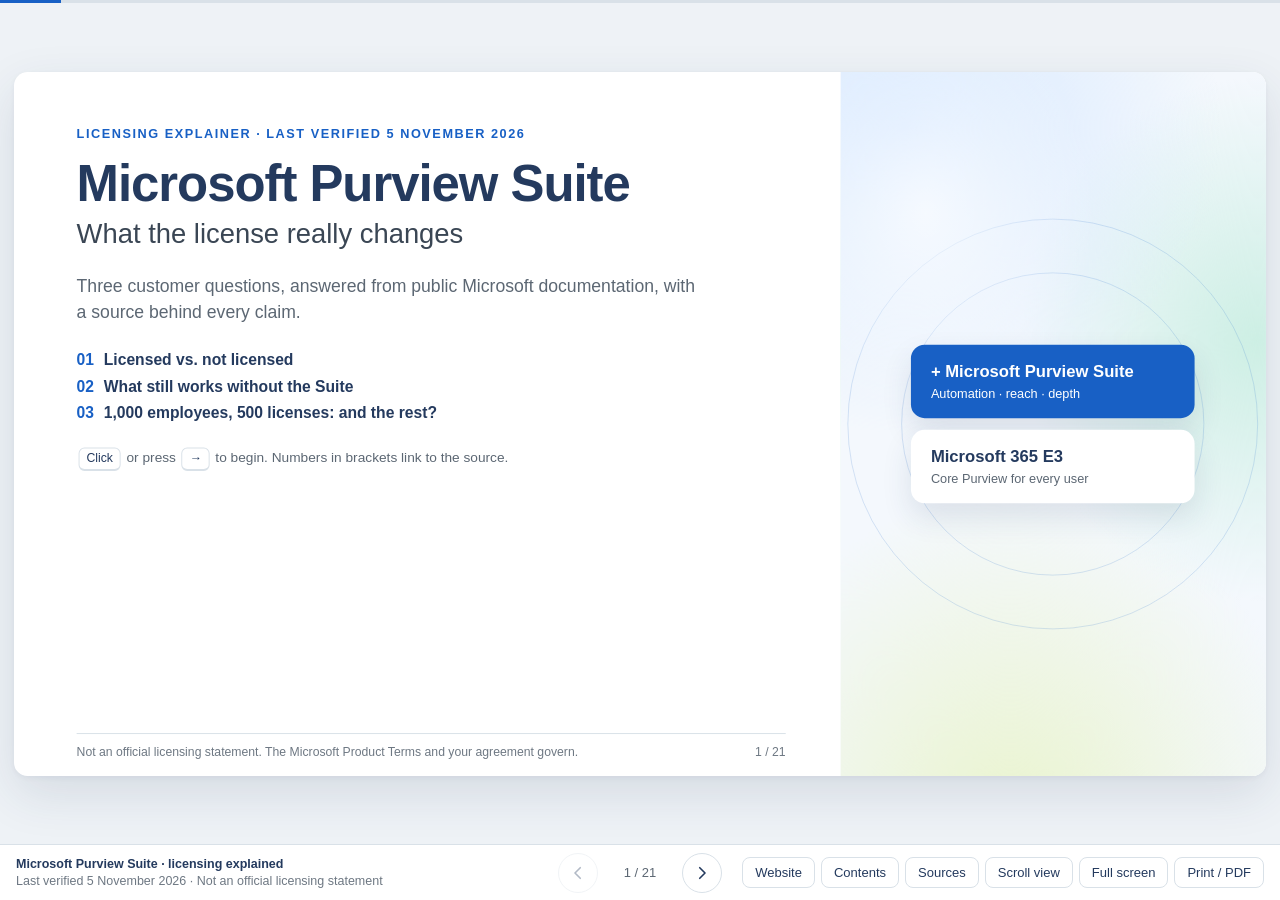
<file: slides/index.html>
<!DOCTYPE html>
<html lang="en">
<head>
<meta charset="utf-8">
<meta name="viewport" content="width=device-width, initial-scale=1">
<title>Microsoft Purview Suite licensing, explained</title>
<meta name="description" content="A source-linked, click-through explainer of Microsoft Purview Suite licensing: licensed vs. not licensed, what works without it, and what happens when only some users are licensed.">
<meta name="robots" content="noindex">
<meta property="og:type" content="website">
<meta property="og:title" content="Microsoft Purview Suite licensing, explained">
<meta property="og:description" content="A source-linked, click-through explainer of Microsoft Purview Suite licensing: licensed vs. not licensed, what works without it, and what happens when only some users are licensed.">
<meta property="og:url" content="https://ibranibeny.github.io/purview-suite-licensing-explained/slides/">
<link rel="icon" type="image/png" href="[data-uri]">
<style>
:root{--title:#243A5E;--body:#3A4654;--sub:#5C6773;--cap:#6E7883;--blue:#1860C5;--tint:#EAF1FB;--grey:#F3F5F7;--hair:#D9E1E8;--base:#8A99A8;--neut:#B4C3D1;--e3:#E6ECF2;--cell:#AFC0D0;--slate:#5B7186;--bg:#EEF2F6;--hl:#FFF1C2;--font:"Segoe UI","Segoe UI Web (West European)",-apple-system,BlinkMacSystemFont,Roboto,"Helvetica Neue",Arial,sans-serif}
*,*::before,*::after{box-sizing:border-box}
html,body{margin:0;height:100%}
body{font-family:var(--font);color:var(--body);background:var(--bg);-webkit-font-smoothing:antialiased;text-rendering:optimizeLegibility;overflow:hidden}
h1,h2,h3,h4,p,ul,ol,dl,dd,dt,blockquote,figure{margin:0;padding:0}
ul,ol{list-style:none}
a{color:var(--blue)}
button{font:inherit;color:inherit;cursor:pointer}
.sr{position:absolute;width:1px;height:1px;overflow:hidden;clip:rect(0 0 0 0);clip-path:inset(50%);white-space:nowrap}
:focus-visible{outline:2px solid var(--blue);outline-offset:2px}

/* ---------- chrome ---------- */
.progress{position:fixed;top:0;left:0;right:0;height:3px;background:var(--hair);z-index:20}
.progress span{display:block;height:100%;width:0;background:var(--blue);transition:width .45s ease}
.viewport{position:fixed;left:0;right:0;top:3px;bottom:56px;overflow:hidden}
.stage{position:absolute;left:50%;top:50%;width:1280px;height:720px;transform:translate(-50%,-50%) scale(var(--s,1));transform-origin:50% 50%}
.toolbar{position:fixed;left:0;right:0;bottom:0;height:56px;background:#fff;border-top:1px solid var(--hair);display:flex;align-items:center;justify-content:space-between;gap:14px;padding:0 16px;z-index:30}
.tb-l{display:flex;flex-direction:column;min-width:0;flex:1;font-size:12.5px;line-height:1.35}
.tb-l b{color:var(--title);font-weight:600;white-space:nowrap;overflow:hidden;text-overflow:ellipsis}
.tb-l span{color:var(--cap);white-space:nowrap;overflow:hidden;text-overflow:ellipsis}
.tb-c{display:flex;align-items:center;gap:10px;flex:none}
.tb-r{display:flex;align-items:center;justify-content:flex-end;gap:6px;flex:1}
.btn{border:1px solid var(--hair);background:#fff;border-radius:8px;padding:8px 12px;font-size:13px;color:var(--title);line-height:1;white-space:nowrap}
.btn:hover{background:var(--tint);border-color:#C5D6EE}
a.btn{display:inline-block;text-decoration:none}
.nav{width:40px;height:40px;border-radius:50%;border:1px solid var(--hair);background:#fff;display:inline-flex;align-items:center;justify-content:center;color:var(--title);padding:0}
.nav svg{width:18px;height:18px}
.nav:hover{background:var(--tint)}
.nav:disabled{opacity:.35;cursor:default;background:#fff}
#next.more{background:var(--blue);border-color:var(--blue);color:#fff;animation:pulse 1.8s ease-in-out infinite}
#count{font-size:13px;color:var(--sub);min-width:64px;text-align:center;font-variant-numeric:tabular-nums}
@keyframes pulse{0%,100%{box-shadow:0 0 0 0 rgba(24,96,197,.35)}50%{box-shadow:0 0 0 7px rgba(24,96,197,0)}}
@media (max-width:1180px){.tb-l span{display:none}}
@media (max-width:980px){.tb-l{display:none}.tb-r{flex:none}}

/* ---------- slides ---------- */
.slide{position:absolute;inset:0;background:#fff;border-radius:14px;box-shadow:0 18px 50px rgba(36,58,94,.12),0 2px 8px rgba(36,58,94,.06);display:flex;flex-direction:column;padding:44px 64px 16px;overflow:hidden;opacity:0;visibility:hidden;transform:translateX(30px);transition:opacity .45s ease,transform .55s cubic-bezier(.2,.8,.2,1),visibility 0s linear .55s}
.slide.past{transform:translateX(-30px)}
.slide.active{opacity:1;visibility:visible;transform:none;transition:opacity .45s ease,transform .55s cubic-bezier(.2,.8,.2,1),visibility 0s}
.eyebrow{font-size:13px;font-weight:700;letter-spacing:.12em;text-transform:uppercase;color:var(--blue)}
.hd h2{font-size:34px;line-height:1.15;font-weight:700;color:var(--title);letter-spacing:-.01em;margin-top:6px}
.lede{font-size:18px;line-height:1.4;color:var(--sub);margin-top:8px}
.bd{flex:1;min-height:0;margin-top:22px;position:relative}
.sf{display:flex;align-items:flex-end;justify-content:space-between;gap:24px;border-top:1px solid var(--hair);padding-top:9px;margin-top:10px;font-size:12.5px;line-height:1.45;color:var(--cap)}
.sf a{color:var(--sub);text-decoration:none;border-bottom:1px solid var(--hair)}
.sf a:hover{color:var(--blue);border-color:var(--blue)}
.sf .lb{font-weight:700;color:var(--sub);margin-right:4px}
.sf .sep{margin:0 7px;color:var(--neut)}
.pn{white-space:nowrap;font-variant-numeric:tabular-nums}
.cites{font-size:.6em;line-height:0;vertical-align:super;color:var(--blue);font-weight:600;margin-left:2px;white-space:nowrap}
.cite{text-decoration:none;padding:0 1px}
.cite:hover{text-decoration:underline}

/* ---------- reusable blocks ---------- */
.cols{display:grid;grid-template-columns:var(--c,1fr 1fr);gap:24px;align-items:start}
.card{background:var(--grey);border-radius:12px;padding:18px 22px}
.card.tint{background:var(--tint)}
.card h3{font-size:19px;font-weight:700;color:var(--title)}
.card.tint h3{color:var(--blue)}
.items{display:flex;flex-direction:column;gap:11px;margin-top:12px}
.it h4{font-size:16px;font-weight:700;color:var(--title);line-height:1.3}
.it p{font-size:14px;color:var(--sub);line-height:1.4;margin-top:1px}
.side{background:var(--tint);border-radius:12px;padding:16px 20px}
.side .items{gap:14px;margin-top:10px}
.side .it h4{font-size:15.5px}
.side .it p{font-size:13.5px;color:var(--body)}
.side .tag{display:inline-block;font-size:11.5px;color:var(--sub);background:#fff;border-radius:999px;padding:2px 9px;margin-top:6px}
.lead{font-size:20px;line-height:1.45;color:var(--body);margin-top:8px}
.note{font-size:13.5px;color:var(--sub);line-height:1.45}
.ticks li{position:relative;padding-left:20px;font-size:14.5px;line-height:1.45;color:var(--body);margin-top:8px}
.ticks li::before{content:"";position:absolute;left:2px;top:.56em;width:8px;height:8px;border-radius:2px;background:var(--blue)}
.kbd{display:inline-block;border:1px solid var(--hair);border-bottom-width:2px;border-radius:6px;padding:1px 7px;font-size:12.5px;color:var(--title);background:#fff;margin:0 2px;line-height:1.5}

/* ---------- tables ---------- */
.tw{overflow-x:auto}
.t{width:100%;border-collapse:separate;border-spacing:0;font-size:14px;line-height:1.35}
.t thead th{background:var(--blue);color:#fff;text-align:start;font-weight:700;padding:8px 12px}
.t thead th:first-child{border-top-left-radius:8px}
.t thead th:last-child{border-top-right-radius:8px}
.t td,.t tbody th{padding:6px 12px;border-bottom:1px solid var(--hair);vertical-align:middle;color:var(--body);text-align:start;font-weight:400}
.t tbody th{font-weight:600;color:var(--title)}
.t tbody tr:nth-child(even) td,.t tbody tr:nth-child(even) th{background:#F6F9FC}
.y{color:var(--blue);font-weight:700;margin-right:6px}
.n{color:var(--slate);font-weight:700;margin-right:6px}
.cap{font-size:13px;color:var(--sub);margin-top:10px}

/* ---------- motion ---------- */
.f{opacity:0;transform:translateY(14px);transition:opacity .5s ease,transform .6s cubic-bezier(.2,.8,.2,1)}
.f.drop{transform:translateY(-34px) scale(.98)}
.f.on{opacity:1;transform:none}
[data-fout]{transition:opacity .3s ease,transform .3s ease}
.off{opacity:0!important;transform:translateY(-6px)!important;pointer-events:none}
.fg .st{opacity:0;transform:translateY(12px);transition:opacity .45s ease,transform .55s cubic-bezier(.2,.8,.2,1);transition-delay:calc(var(--i,0)*85ms)}
.fg.on .st{opacity:1;transform:none}
.slide.active .a{animation:fadeUp .6s cubic-bezier(.2,.8,.2,1) both;animation-delay:calc(var(--d,0)*90ms + 120ms)}
.slide.active .t tbody tr{animation:fadeUp .45s cubic-bezier(.2,.8,.2,1) both;animation-delay:calc(var(--r,0)*55ms + 180ms)}
@keyframes fadeUp{from{opacity:0;transform:translateY(14px)}to{opacity:1;transform:none}}

/* ---------- section and cover slides ---------- */
.slide.sec{flex-direction:row;padding:0}
.sec .l{flex:0 0 64%;display:flex;flex-direction:column;padding:56px 56px 16px 64px;min-width:0}
.sec .grow{flex:1}
.sec .panel{flex:1;position:relative;overflow:hidden;background:radial-gradient(120% 70% at 15% 8%,#D6E8FF 0%,rgba(214,232,255,0) 62%),radial-gradient(90% 60% at 98% 38%,#CDEFE4 0%,rgba(205,239,228,0) 62%),radial-gradient(110% 70% at 40% 106%,#EAF4CF 0%,rgba(234,244,207,0) 66%),#F4F8FD}
.sec .panel::after{content:"";position:absolute;inset:-25%;background:radial-gradient(38% 28% at 30% 30%,rgba(255,255,255,.7),rgba(255,255,255,0) 70%);animation:drift 16s ease-in-out infinite alternate}
@keyframes drift{from{transform:translate(-5%,-4%)}to{transform:translate(6%,5%)}}
.panel .num{position:absolute;right:26px;bottom:4px;font-size:230px;font-weight:800;line-height:1;color:rgba(24,96,197,.13);letter-spacing:-.05em}
.panel .msg{position:absolute;left:36px;right:36px;top:50%;transform:translateY(-50%);font-size:34px;line-height:1.2;font-weight:700;color:var(--title);z-index:1}
.panel .msg span{display:block;font-size:14px;font-weight:600;letter-spacing:.12em;text-transform:uppercase;color:var(--blue);margin-bottom:12px}
.sec h2.q{font-size:42px;line-height:1.12;font-weight:700;color:var(--title);margin-top:10px;letter-spacing:-.015em}
.ans{position:relative;margin-top:30px;min-height:210px}
.ans .lbl{font-size:13px;font-weight:700;letter-spacing:.12em;text-transform:uppercase;color:var(--title)}
.ans .big{font-size:21px;line-height:1.5;color:var(--body);margin-top:10px}
.hint{position:absolute;top:0;left:0;display:inline-flex;align-items:center;gap:8px;font-size:15px;color:var(--sub);border:1px dashed var(--neut);border-radius:999px;padding:8px 16px}
.cover .l{flex-basis:66%}
.cover h1{font-size:52px;line-height:1.06;font-weight:700;color:var(--title);letter-spacing:-.02em;margin-top:16px}
.cover .sub{font-size:28px;color:var(--body);margin-top:8px}
.cover .intro{font-size:18px;color:var(--sub);line-height:1.5;margin-top:24px;max-width:640px}
.cover .qs{margin-top:26px;display:flex;flex-direction:column;gap:9px}
.cover .qs li{font-size:16px;color:var(--title);font-weight:600}
.cover .qs b{color:var(--blue);margin-right:10px;font-variant-numeric:tabular-nums}
.cover .start{margin-top:26px;font-size:14px;color:var(--sub)}
.layers{position:absolute;left:50%;top:50%;width:290px;transform:translate(-50%,-50%);animation:float 7s ease-in-out infinite;z-index:1}
.layer{border-radius:14px;padding:18px 20px;display:flex;flex-direction:column;gap:4px;box-shadow:0 14px 30px rgba(36,58,94,.12)}
.layer b{font-size:17px}
.layer span{font-size:13px}
.layer.suite{background:var(--blue);color:#fff;margin-bottom:12px}
.layer.e3{background:#fff;color:var(--title)}
.layer.e3 span{color:var(--sub)}
.slide.active .layer.suite{animation:dropIn 1s .6s cubic-bezier(.2,.8,.2,1) both}
.slide.active .layer.e3{animation:fadeUp .8s .3s both}
@keyframes dropIn{from{opacity:0;transform:translateY(-46px)}to{opacity:1;transform:none}}
@keyframes float{0%,100%{transform:translate(-50%,-50%)}50%{transform:translate(-50%,calc(-50% - 8px))}}
.ring{position:absolute;left:50%;top:50%;border-radius:50%;border:1px solid rgba(24,96,197,.16);transform:translate(-50%,-50%)}
.r1{width:420px;height:420px}.r2{width:310px;height:310px}

/* ---------- agenda ---------- */
.agenda{display:flex;flex-direction:column;gap:12px}
.ag{display:grid;grid-template-columns:66px 1fr 26px;align-items:center;gap:8px;text-align:start;border:1px solid var(--hair);background:#fff;border-radius:12px;padding:16px 18px;transition:background .2s,border-color .2s,transform .2s}
.ag:hover{background:var(--tint);border-color:#C5D6EE;transform:translateX(3px)}
.ag .no{font-size:34px;font-weight:700;color:var(--blue);line-height:1}
.ag b{display:block;font-size:20px;color:var(--title)}
.ag .tx span{display:block;font-size:15px;color:var(--sub);margin-top:2px}
.ag .go{color:var(--blue);font-size:20px}
.stackc{display:flex;flex-direction:column;gap:16px}

/* ---------- license stack ---------- */
.stackv{display:flex;flex-direction:column;gap:14px}
.slot{display:grid}
.slot>*{grid-area:1/1}
.ph{border:2px dashed var(--neut);border-radius:12px;display:flex;align-items:center;justify-content:center;font-size:18px;color:var(--sub);background:var(--grey)}
.blk{border-radius:12px;padding:16px 22px}
.blk h3{font-size:22px;font-weight:700}
.blk .k{font-size:15px;margin-top:2px}
.chips{display:flex;flex-wrap:wrap;gap:6px;margin-top:10px}
.chip{font-size:12.5px;line-height:1.3;padding:3px 9px;border-radius:999px}
.blk.suite{background:var(--blue);color:#fff;box-shadow:0 14px 30px rgba(24,96,197,.25)}
.blk.suite .chip{background:rgba(255,255,255,.14);color:#fff;border:1px solid rgba(255,255,255,.4)}
.blk.e3{background:var(--e3);color:var(--title)}
.blk.e3 .k{color:var(--sub)}
.blk.e3 .chip{background:#fff;color:var(--body);border:1px solid var(--hair)}
.eq{font-size:14.5px;font-weight:700;color:var(--title)}
.slot2{display:grid;align-items:start}
.slot2>*{grid-area:1/1}
.facts{display:flex;flex-direction:column;gap:16px}
.facts dt{font-size:13px;font-weight:700;letter-spacing:.1em;text-transform:uppercase;color:var(--blue)}
.facts dd{font-size:17px;line-height:1.45;color:var(--body);margin-top:3px}

/* ---------- charts ---------- */
.chart{position:relative;--lw:240px;--rr:200px}
.chart.opt{--lw:205px;--rr:170px}
.chart .gl{position:absolute;top:0;bottom:30px;left:var(--lw);right:var(--rr);pointer-events:none}
.chart .gl i{position:absolute;top:0;bottom:0;left:var(--x);width:1px;background:var(--hair)}
.chart .gl i:first-child{background:var(--base);width:2px;margin-left:-1px}
.row{position:relative;display:grid;grid-template-columns:var(--lw) 1fr var(--rr);align-items:center;height:68px}
.rl b{display:block;font-size:16px;color:var(--title)}
.rl span{display:block;font-size:13.5px;color:var(--sub)}
.plot{position:relative;height:40px}
.bar{position:absolute;top:0;bottom:0;left:var(--l,0);width:0;border-radius:0 6px 6px 0;transition:width 1.1s cubic-bezier(.2,.8,.2,1);transition-delay:calc(var(--d,0)*200ms + 250ms);display:flex;align-items:center;justify-content:center;overflow:hidden;white-space:nowrap;font-size:13px;font-weight:700}
.bar.flat{border-radius:0}
.bar.blue{background:var(--blue);color:#fff}
.bar.neut{background:var(--neut);color:var(--title)}
.slide.active .bar{width:var(--w)}
.val{position:absolute;top:50%;left:calc(var(--w) + 12px);transform:translateY(-50%);font-size:16px;font-weight:700;color:var(--title);white-space:nowrap;opacity:0;transition:opacity .4s ease;transition-delay:calc(var(--d,0)*200ms + 1000ms)}
.val.muted{font-weight:400;font-style:italic;color:var(--sub);font-size:14px;left:12px;white-space:normal;width:calc(100% + var(--rr) - 12px);line-height:1.3}
.slide.active .val{opacity:1}
.ax{position:relative;height:30px;margin-left:var(--lw);margin-right:var(--rr)}
.ax span{position:absolute;top:8px;left:var(--x);transform:translateX(-50%);font-size:12.5px;color:var(--cap);white-space:nowrap}
.tiles{display:grid;grid-template-columns:repeat(3,1fr);gap:18px;margin-top:24px}
.tile{background:var(--grey);border-radius:12px;padding:15px 18px}
.tile h4{font-size:16px;color:var(--title)}
.tile p{font-size:14px;color:var(--body);margin-top:4px;line-height:1.45}

/* ---------- pay-as-you-go ---------- */
.grid3{display:grid;grid-template-columns:repeat(3,1fr);gap:16px}
.pc{background:var(--grey);border-radius:12px;padding:16px 18px;display:flex;flex-direction:column;min-height:150px}
.pc h4{font-size:16.5px;color:var(--title)}
.pc p{font-size:14px;color:var(--body);line-height:1.45;margin-top:6px;flex:1}
.pc .meter{font-size:13px;font-weight:700;color:var(--blue);margin-top:10px}
.foot-note{font-size:14px;color:var(--sub);margin-top:16px;line-height:1.45}

/* ---------- waffle ---------- */
.waffle{display:grid;grid-template-columns:repeat(10,30px);grid-auto-rows:30px;gap:7px}
.cell{border-radius:6px;background:var(--cell);transition:background-color .4s ease;transition-delay:calc(var(--i,0)*12ms)}
.slide.s1 .cell.lic{background:var(--blue)}
.slide.active .cell{animation:pop .45s cubic-bezier(.2,.8,.2,1) both;animation-delay:calc(var(--i,0)*5ms + 150ms)}
@keyframes pop{from{opacity:0;transform:scale(.5)}to{opacity:1;transform:none}}
.legend{display:flex;gap:18px;margin-top:14px;font-size:13.5px;color:var(--sub)}
.legend i{display:inline-block;width:14px;height:14px;border-radius:4px;vertical-align:-2px;margin-right:7px}
.slot3{display:grid;align-items:start}
.slot3>*{grid-area:1/1}
.kset{display:flex;flex-direction:column;gap:22px}
.kpi{display:flex;flex-direction:column}
.kpi .num{font-size:58px;font-weight:700;line-height:1;color:var(--slate);font-variant-numeric:tabular-nums;letter-spacing:-.02em}
.kpi.blue .num{color:var(--blue)}
.kpi .lbl{font-size:17px;color:var(--body);margin-top:6px}
.quote{background:var(--tint);border-radius:12px;padding:18px 22px;margin-top:26px;border-left:4px solid var(--blue)}
.quote p{font-size:20px;font-weight:600;font-style:italic;color:var(--title);line-height:1.4}
.quote cite{display:block;font-style:normal;font-size:13px;color:var(--sub);margin-top:6px}
.quote.wide{margin-top:0;padding:16px 26px}

/* ---------- steps ---------- */
.steps{position:relative;display:flex;flex-direction:column;gap:12px}
.steps::before{content:"";position:absolute;left:21px;top:22px;bottom:22px;width:2px;background:var(--hair)}
.step{position:relative;display:grid;grid-template-columns:44px 250px 1fr;gap:18px;align-items:center;min-height:46px}
.dot{width:44px;height:44px;border-radius:50%;background:var(--blue);color:#fff;font-weight:700;font-size:17px;display:flex;align-items:center;justify-content:center;box-shadow:0 0 0 5px #fff}
.step h4{font-size:17px;color:var(--title)}
.step p{font-size:15px;color:var(--body);line-height:1.4}
.band{background:var(--tint);border-radius:12px;padding:14px 22px;margin-top:22px}
.band .txt{font-size:16px;color:var(--body);line-height:1.45;margin-top:4px}

/* ---------- sources ---------- */
.srcgrid{display:grid;grid-template-columns:1fr 1fr;gap:6px 26px}
.src{display:grid;grid-template-columns:28px 1fr;gap:10px;padding:6px 10px;border-radius:10px;scroll-margin-top:90px}
.src .no{width:26px;height:26px;border-radius:50%;background:var(--tint);color:var(--blue);font-weight:700;font-size:13px;display:flex;align-items:center;justify-content:center}
.src a{font-size:14.5px;font-weight:700;color:var(--title);text-decoration:none}
.src a:hover{color:var(--blue);text-decoration:underline}
.src .m{font-size:12.5px;color:var(--sub);line-height:1.4;margin-top:1px}
.src.flash{animation:flash 2.4s ease}
@keyframes flash{0%,55%{background:var(--hl)}100%{background:rgba(255,241,194,0)}}
.disc{display:grid;grid-template-columns:1fr 1fr;gap:16px;margin-top:12px}
.disc .card{padding:14px 18px}
.disc .txt{font-size:13.5px;line-height:1.45;color:var(--body);margin-top:4px}
.backbtn{position:absolute;top:44px;right:64px}

/* ---------- contents dialog ---------- */
.toc{position:fixed;inset:0;background:rgba(238,242,246,.8);-webkit-backdrop-filter:blur(3px);backdrop-filter:blur(3px);display:flex;align-items:center;justify-content:center;z-index:50;padding:20px}
.toc[hidden]{display:none}
.toc-in{background:#fff;border-radius:14px;box-shadow:0 30px 80px rgba(36,58,94,.22);width:min(780px,100%);max-height:min(86vh,720px);display:flex;flex-direction:column;overflow:hidden}
.toc-hd{display:flex;align-items:center;justify-content:space-between;padding:16px 22px;border-bottom:1px solid var(--hair)}
.toc-hd h2{font-size:20px;color:var(--title)}
.toc ol{overflow:auto;padding:10px 12px 16px;columns:2;column-gap:12px}
.toc li{break-inside:avoid}
.toc li button{display:flex;gap:10px;width:100%;text-align:start;background:none;border:0;border-radius:8px;padding:8px 10px;font-size:14px;color:var(--body);line-height:1.35}
.toc li button:hover,.toc li button[aria-current="true"]{background:var(--tint);color:var(--title)}
.toc li .n{color:var(--blue);font-weight:700;min-width:22px;font-variant-numeric:tabular-nums}

/* ---------- scroll (document) view ---------- */
html.doc body{overflow:auto;height:auto}
html.doc .viewport{position:static;overflow:visible}
html.doc .stage{position:static;transform:none;width:auto;height:auto;max-width:1000px;margin:0 auto;padding:72px 14px 28px}
html.doc .slide{position:relative;inset:auto;opacity:1;visibility:visible;transform:none;transition:none;height:auto;margin:0 0 18px;padding:28px 28px 14px;box-shadow:0 6px 24px rgba(36,58,94,.08)}
html.doc .slide.sec{flex-direction:column;padding:0}
html.doc .sec .l{flex:none;padding:28px 28px 14px}
html.doc .sec .panel{flex:none;height:76px;order:-1}
html.doc .panel .num{font-size:96px;bottom:-12px}
html.doc .panel .msg,html.doc .layers,html.doc .ring{display:none}
html.doc .cols{grid-template-columns:1fr!important}
html.doc .bd{flex:none}
html.doc .progress,html.doc .tb-c,html.doc #btn-fs{display:none}
html.doc .toolbar{top:0;bottom:auto;border-top:0;border-bottom:1px solid var(--hair)}
html.doc .tb-l{display:flex}
html.doc .hint,html.doc .off{display:none!important}
html.doc .ans{min-height:0}
html.doc .backbtn{display:none}
html.doc *,html.doc *::before,html.doc *::after{animation:none!important;transition:none!important}
html.doc .f,html.doc .fg .st{opacity:1;transform:none}
html.doc .bar{width:var(--w)}
html.doc .val{opacity:1}
html.doc .cell.lic{background:var(--blue)}
@media (max-width:760px){
 html.doc .tb-l{display:none}
 html.doc .tb-r{flex:1;justify-content:center;flex-wrap:wrap}
 html.doc .btn{padding:7px 9px;font-size:12.5px}
 html.doc .slide{padding:22px 16px 12px}
 html.doc .sec .l{padding:22px 16px 12px}
 html.doc .hd h2{font-size:25px}
 html.doc .sec h2.q{font-size:28px}
 html.doc .cover h1{font-size:36px}
 html.doc .cover .sub{font-size:21px}
 html.doc .lede,html.doc .cover .intro{font-size:16px}
 html.doc .ans .big,html.doc .lead{font-size:17px}
 html.doc .grid3,html.doc .tiles,html.doc .srcgrid,html.doc .disc{grid-template-columns:1fr}
 html.doc .chart,html.doc .chart.opt{--lw:100px;--rr:104px}
 html.doc .ax span:not(:first-child):not(:last-child){display:none}
 html.doc .chart.opt .val{font-size:12px}
 html.doc .rl b{font-size:13.5px}
 html.doc .rl span{font-size:12px}
 html.doc .val{font-size:13px}
 html.doc .bar{font-size:11px}
 html.doc .step{grid-template-columns:36px 1fr;gap:4px 12px}
 html.doc .step p{grid-column:2}
 html.doc .dot{width:36px;height:36px;font-size:15px}
 html.doc .steps::before{left:17px}
 html.doc .waffle{grid-template-columns:repeat(10,24px);grid-auto-rows:24px;gap:5px}
 html.doc .t{font-size:13px}
 html.doc .t th,html.doc .t td{padding:6px 8px}
 html.doc .kpi .num{font-size:44px}
 html.doc .sf{flex-direction:column;align-items:flex-start;gap:6px}
 html.doc .toc ol{columns:1}
}

/* ---------- print: one slide per page ---------- */
@media print{
 @page{size:1280px 720px;margin:0}
 html,body{height:auto;overflow:visible;background:#fff}
 *,*::before,*::after{-webkit-print-color-adjust:exact;print-color-adjust:exact;animation:none!important;transition:none!important}
 .progress,.toolbar,.toc,.backbtn,#live{display:none!important}
 .viewport{position:static;overflow:visible}
 .stage{position:static;transform:none!important;width:1280px;height:auto;margin:0;padding:0}
 .slide{position:relative;inset:auto;opacity:1!important;visibility:visible!important;transform:none!important;width:1280px;height:720px;border-radius:0;box-shadow:none;break-after:page;page-break-after:always}
 .slide:last-child{break-after:auto;page-break-after:auto}
 .f,.fg .st{opacity:1!important;transform:none!important}
 .off,.hint{display:none!important}
 .bar{width:var(--w)!important}
 .val{opacity:1!important}
 .cell.lic{background:var(--blue)!important}
}
@media (prefers-reduced-motion:reduce){
 *,*::before,*::after{animation-duration:.001ms!important;animation-delay:0s!important;animation-iteration-count:1!important;transition-duration:.001ms!important;transition-delay:0s!important}
}

.tk{display:flex;flex-direction:column;gap:16px;margin-top:30px}
.tk li{display:grid;grid-template-columns:40px 1fr;gap:12px;align-items:baseline;font-size:19px;line-height:1.45;color:var(--body)}
.tk .tn{font-size:22px;font-weight:700;color:var(--blue)}
.nx{margin-top:28px;font-size:16px;color:var(--title)}
html.doc .tk li{font-size:16px}

</style>
<noscript><style>body{overflow:auto}.viewport{position:static}.stage{position:static;transform:none;width:1280px;height:auto;margin:0 auto;padding:20px 0}.slide{position:relative;opacity:1;visibility:visible;transform:none;margin:0 auto 20px;height:720px}.f,.fg .st{opacity:1;transform:none}.bar{width:var(--w)}.val{opacity:1}.cell.lic{background:#1860C5}.toolbar,.progress,.hint,[data-fout]{display:none}</style></noscript>
</head>
<body>
<div class="progress" aria-hidden="true"><span id="bar"></span></div>
<main class="viewport" id="viewport" aria-roledescription="presentation" aria-label="Microsoft Purview Suite licensing, explained">
<div class="stage" id="stage">
<section class="slide sec cover" id="s1" data-title="Microsoft Purview Suite: what the license really changes" role="group" aria-roledescription="slide" aria-label="1 of 21: Microsoft Purview Suite: what the license really changes">
<div class="l">
  <p class="eyebrow a" style="--d:0">Licensing explainer · Last verified 5 November 2026</p>
  <h1 class="a" style="--d:1">Microsoft Purview Suite</h1>
  <p class="sub a" style="--d:2">What the license really changes</p>
  <p class="intro a" style="--d:3">Three customer questions, answered from public Microsoft documentation, with a source behind every claim.</p>
  <ol class="qs a" style="--d:4"><li><b>01</b>Licensed vs. not licensed</li><li><b>02</b>What still works without the Suite</li><li><b>03</b>1,000 employees, 500 licenses: and the rest?</li></ol>
  <p class="start a" style="--d:5"><span class="kbd">Click</span> or press <span class="kbd">→</span> to begin. Numbers in brackets link to the source.</p>
  <div class="grow"></div>
  <footer class="sf"><div class="sl">Not an official licensing statement. The Microsoft Product Terms and your agreement govern.</div><div class="pn">1 / 21</div></footer>
</div>
<div class="panel" aria-hidden="true">
  <span class="ring r1"></span><span class="ring r2"></span>
  <div class="layers"><div class="layer suite"><b>+ Microsoft Purview Suite</b><span>Automation · reach · depth</span></div><div class="layer e3"><b>Microsoft 365 E3</b><span>Core Purview for every user</span></div></div>
</div></section>
<section class="slide" id="s2" data-title="Three questions this explainer answers" role="group" aria-roledescription="slide" aria-label="2 of 21: Three questions this explainer answers">
<header class="hd a" style="--d:0"><p class="eyebrow">Honest answers from Microsoft sources</p><h2>Three questions this explainer answers</h2></header>
<div class="bd cols" style="--c:1.2fr 1fr">
  <div class="agenda">
    <button type="button" class="ag a" style="--d:1" data-goto="s3"><span class="no">01</span><span class="tx"><b>Licensed vs. not licensed</b><span>What the Suite adds on top of Microsoft 365 E3</span></span><span class="go" aria-hidden="true">→</span></button>
    <button type="button" class="ag a" style="--d:2" data-goto="s9"><span class="no">02</span><span class="tx"><b>No Suite license: can and can't</b><span>What still works without it, and what doesn't</span></span><span class="go" aria-hidden="true">→</span></button>
    <button type="button" class="ag a" style="--d:3" data-goto="s12"><span class="no">03</span><span class="tx"><b>1,000 employees, 500 licenses</b><span>The other 500: rules, risks and options</span></span><span class="go" aria-hidden="true">→</span></button>
  </div>
  <div class="stackc">
    <div class="card a" style="--d:4"><p class="eyebrow">Ground rules</p><ul class="ticks">
      <li>Every claim links to public Microsoft documentation (numbers in brackets).</li>
      <li>Baseline: Microsoft 365 E3, the Suite's prerequisite.<sup class="cites">[<a class="cite" href="#src-1" title="Source 1: Microsoft Purview Suite: product page and FAQ" aria-label="Source 1: Microsoft Purview Suite: product page and FAQ">1</a>]</sup></li>
      <li>Prices: US list prices from microsoft.com, for illustration only.</li>
      <li>The Microsoft Product Terms and your agreement always govern.</li></ul></div>
    <div class="card tint a" style="--d:5"><p class="eyebrow">How to use this page</p><ul class="ticks">
      <li>Click, press <span class="kbd">→</span> or swipe to advance; <span class="kbd">←</span> goes back.</li>
      <li>Contents jumps to any slide; Sources lists every reference.</li>
      <li>Scroll view reads well on phones; Print / PDF saves a copy.</li></ul></div>
  </div>
</div>
<footer class="sf"><div class="sl"><span class="lb">Sources</span> <a href="https://www.microsoft.com/en-us/security/microsoft-purview-suite" target="_blank" rel="noopener">[1] Purview Suite product page and FAQ</a><span class="sep">·</span><a href="https://www.microsoft.com/licensing/guidance/Microsoft-Purview" target="_blank" rel="noopener">[2] Microsoft licensing guidance for Purview</a><span class="sep">·</span><a href="https://learn.microsoft.com/en-us/office365/servicedescriptions/microsoft-365-service-descriptions/microsoft-365-tenantlevel-services-licensing-guidance/microsoft-purview-service-description" target="_blank" rel="noopener">[3] Purview service description</a></div><div class="pn">2 / 21</div></footer></section>
<section class="slide sec" id="s3" data-title="Question 01: What changes with a Purview Suite license?" role="group" aria-roledescription="slide" aria-label="3 of 21: Question 01: What changes with a Purview Suite license?">
<div class="l">
  <p class="eyebrow a" style="--d:0">Question 01</p>
  <h2 class="q a" style="--d:1">What changes with a Purview Suite license?</h2>
  <div class="ans">
    <p class="hint" data-fout="1"><span class="kbd">Click</span> for the short answer</p>
    <div class="f" data-f="1"><p class="lbl">Short answer</p><p class="big">Microsoft 365 E3 already includes core Purview. The Suite adds automation, reach and depth on top: auto-labeling, DLP for Teams, devices and Copilot, insider-risk tools, premium eDiscovery and longer audit retention, for each licensed user.<sup class="cites">[<a class="cite" href="#src-1" title="Source 1: Microsoft Purview Suite: product page and FAQ" aria-label="Source 1: Microsoft Purview Suite: product page and FAQ">1</a>,<a class="cite" href="#src-2" title="Source 2: Microsoft Purview licensing guidance" aria-label="Source 2: Microsoft Purview licensing guidance">2</a>]</sup></p></div>
    
  </div>
  <div class="grow"></div>
  <footer class="sf"><div class="sl"><span class="lb">Sources</span> <a href="https://www.microsoft.com/en-us/security/microsoft-purview-suite" target="_blank" rel="noopener">[1] Purview Suite product page and FAQ</a><span class="sep">·</span><a href="https://www.microsoft.com/licensing/guidance/Microsoft-Purview" target="_blank" rel="noopener">[2] Microsoft licensing guidance for Purview</a></div><div class="pn">3 / 21</div></footer>
</div>
<div class="panel" aria-hidden="true"><span class="num">01</span></div></section>
<section class="slide" id="s4" data-title="The Suite is an add-on to Microsoft 365 E3" role="group" aria-roledescription="slide" aria-label="4 of 21: The Suite is an add-on to Microsoft 365 E3">
<header class="hd a" style="--d:0"><p class="eyebrow">Question 01 · The license</p><h2>The Suite is an add-on to Microsoft 365 E3</h2><p class="lede">You keep Microsoft 365 E3 and add the Suite for each user who needs it.</p></header>
<div class="bd cols" style="--c:1fr 1fr">
  <div class="stackv">
    <div class="slot">
      <div class="ph" data-fout="1">What does the Suite add?</div>
      <div class="blk suite f drop" data-f="1"><h3>+ Microsoft Purview Suite</h3><p class="k">Add-on, licensed per user</p>
        <div class="chips"><span class="chip">Auto-labeling</span><span class="chip">DLP for Teams, devices, Copilot</span><span class="chip">Insider Risk</span><span class="chip">Communication Compliance</span><span class="chip">eDiscovery &amp; Audit (Premium)</span><span class="chip">Records management</span></div></div>
    </div>
    <div class="blk e3 a" style="--d:1"><h3>Microsoft 365 E3</h3><p class="k">Core Purview for every licensed user</p>
      <div class="chips"><span class="chip">Manual labels</span><span class="chip">DLP for email and files</span><span class="chip">Retention</span><span class="chip">eDiscovery (Standard)</span><span class="chip">Audit (Standard)</span><span class="chip">Compliance Manager</span></div></div>
    <p class="eq f" data-f="1">E3 + Suite = the Purview capabilities of Microsoft 365 E5<sup class="cites">[<a class="cite" href="#src-2" title="Source 2: Microsoft Purview licensing guidance" aria-label="Source 2: Microsoft Purview licensing guidance">2</a>]</sup></p>
  </div>
  <div class="slot2">
    <div class="sp" data-fout="1"><p class="eyebrow">The starting point</p><p class="lead">Every Microsoft 365 E3 user already has core Purview. The real question is what the extra layer adds, and for whom.<sup class="cites">[<a class="cite" href="#src-2" title="Source 2: Microsoft Purview licensing guidance" aria-label="Source 2: Microsoft Purview licensing guidance">2</a>]</sup></p></div>
    <dl class="facts fg" data-f="1">
      <div class="st" style="--i:0"><dt>What it is</dt><dd>Formerly Microsoft 365 E5 Compliance. Microsoft says the rename changes neither features nor price.<sup class="cites">[<a class="cite" href="#src-1" title="Source 1: Microsoft Purview Suite: product page and FAQ" aria-label="Source 1: Microsoft Purview Suite: product page and FAQ">1</a>]</sup></dd></div>
      <div class="st" style="--i:1"><dt>Prerequisite</dt><dd>Microsoft 365 E3, or Office 365 E3 plus Enterprise Mobility + Security E3.<sup class="cites">[<a class="cite" href="#src-1" title="Source 1: Microsoft Purview Suite: product page and FAQ" aria-label="Source 1: Microsoft Purview Suite: product page and FAQ">1</a>]</sup></dd></div>
      <div class="st" style="--i:2"><dt>Licensed per user</dt><dd>One license for each user whose data you protect or manage with it.<sup class="cites">[<a class="cite" href="#src-1" title="Source 1: Microsoft Purview Suite: product page and FAQ" aria-label="Source 1: Microsoft Purview Suite: product page and FAQ">1</a>]</sup></dd></div>
      <div class="st" style="--i:3"><dt>US list price</dt><dd>USD 12.00 per user per month, paid yearly. Your agreement price may differ.<sup class="cites">[<a class="cite" href="#src-1" title="Source 1: Microsoft Purview Suite: product page and FAQ" aria-label="Source 1: Microsoft Purview Suite: product page and FAQ">1</a>]</sup></dd></div>
    </dl>
  </div>
</div>
<footer class="sf"><div class="sl"><span class="lb">Sources</span> <a href="https://www.microsoft.com/en-us/security/microsoft-purview-suite" target="_blank" rel="noopener">[1] Purview Suite product page and FAQ</a><span class="sep">·</span><a href="https://www.microsoft.com/licensing/guidance/Microsoft-Purview" target="_blank" rel="noopener">[2] Microsoft licensing guidance for Purview</a></div><div class="pn">4 / 21</div></footer></section>
<section class="slide" id="s5" data-title="Data security, feature by feature" role="group" aria-roledescription="slide" aria-label="5 of 21: Data security, feature by feature">
<header class="hd a" style="--d:0"><p class="eyebrow">Question 01 · Data security</p><h2>Data security, feature by feature</h2><p class="lede">What each license unlocks for classifying, protecting and keeping data from leaking.</p></header>
<div class="bd cols" style="--c:1fr 262px">
  <div class="tw"><table class="t"><caption class="sr">Data security capabilities: Microsoft 365 E3 compared with E3 plus the Purview Suite</caption><colgroup><col style="width:28%"><col style="width:34%"><col style="width:38%"></colgroup><thead><tr><th scope="col">Capability</th><th scope="col">Microsoft 365 E3</th><th scope="col">E3 + Purview Suite</th></tr></thead><tbody><tr style="--r:0"><th scope="row" class="rh">Sensitivity labels</th><td><span class="y" aria-hidden="true">✓</span><span class="sr">Included: </span>Manual, default and mandatory labeling</td><td><span class="y" aria-hidden="true">✓</span><span class="sr">Included: </span>Plus auto-labeling in Office apps and service-side policies</td></tr><tr style="--r:1"><th scope="row" class="rh">Email encryption</th><td><span class="y" aria-hidden="true">✓</span><span class="sr">Included: </span>Basic Message Encryption</td><td><span class="y" aria-hidden="true">✓</span><span class="sr">Included: </span>Plus Advanced Message Encryption (expiry, revocation)</td></tr><tr style="--r:2"><th scope="row" class="rh">Customer-managed keys</th><td><span class="n" aria-hidden="true">✕</span><span class="sr">Not included: </span>Not included</td><td><span class="y" aria-hidden="true">✓</span><span class="sr">Included: </span>Customer Key (license-count rules apply)</td></tr><tr style="--r:3"><th scope="row" class="rh">DLP for email and files</th><td><span class="y" aria-hidden="true">✓</span><span class="sr">Included: </span>Exchange, SharePoint, OneDrive</td><td><span class="y" aria-hidden="true">✓</span><span class="sr">Included: </span>Plus advanced DLP policy tips in Outlook</td></tr><tr style="--r:4"><th scope="row" class="rh">DLP for Teams and devices</th><td><span class="n" aria-hidden="true">✕</span><span class="sr">Not included: </span>Not included</td><td><span class="y" aria-hidden="true">✓</span><span class="sr">Included: </span>Teams chats and channels; Endpoint DLP (Windows, macOS)</td></tr><tr style="--r:5"><th scope="row" class="rh">DLP for Copilot</th><td><span class="y" aria-hidden="true">✓</span><span class="sr">Included: </span>Prompt protection, for all Copilot users</td><td><span class="y" aria-hidden="true">✓</span><span class="sr">Included: </span>Plus stopping Copilot from processing sensitive files and email</td></tr><tr style="--r:6"><th scope="row" class="rh">DLP in browser and network</th><td><span class="n" aria-hidden="true">✕</span><span class="sr">Not included: </span>Not included</td><td><span class="y" aria-hidden="true">✓</span><span class="sr">Included: </span>Managed apps in Edge; unmanaged apps are pay-as-you-go</td></tr><tr style="--r:7"><th scope="row" class="rh">Cloud apps (SaaS)</th><td><span class="n" aria-hidden="true">✕</span><span class="sr">Not included: </span>Not included</td><td><span class="y" aria-hidden="true">✓</span><span class="sr">Included: </span>Microsoft Defender for Cloud Apps</td></tr></tbody></table></div>
  <div class="side fg" data-f="1"><p class="eyebrow">Biggest differences</p><div class="items"><div class="it st" style="--i:0"><h4>Automation</h4><p>Auto-labeling finds and labels sensitive data without relying on users</p></div><div class="it st" style="--i:1"><h4>Reach</h4><p>DLP extends to Teams, Windows and macOS devices, and Copilot</p></div><div class="it st" style="--i:2"><h4>Control</h4><p>Customer Key and Advanced Message Encryption</p></div></div></div>
</div>
<footer class="sf"><div class="sl"><span class="lb">Sources</span> <a href="https://learn.microsoft.com/en-us/office365/servicedescriptions/microsoft-365-service-descriptions/microsoft-365-tenantlevel-services-licensing-guidance/microsoft-purview-service-description" target="_blank" rel="noopener">[3] Purview service description</a><span class="sep">·</span><a href="https://www.microsoft.com/licensing/guidance/Microsoft-Purview" target="_blank" rel="noopener">[2] Microsoft licensing guidance for Purview</a><span class="sep">·</span><a href="https://learn.microsoft.com/en-us/purview/ome-faq" target="_blank" rel="noopener">[7] Message encryption FAQ</a></div><div class="pn">5 / 21</div></footer></section>
<section class="slide" id="s6" data-title="Compliance and risk, feature by feature" role="group" aria-roledescription="slide" aria-label="6 of 21: Compliance and risk, feature by feature">
<header class="hd a" style="--d:0"><p class="eyebrow">Question 01 · Compliance &amp; risk</p><h2>Compliance &amp; risk, feature by feature</h2><p class="lede">What each license unlocks for retention, investigations, audit and insider risk.</p></header>
<div class="bd cols" style="--c:1fr 262px">
  <div class="tw"><table class="t"><caption class="sr">Compliance and risk capabilities: Microsoft 365 E3 compared with E3 plus the Purview Suite</caption><colgroup><col style="width:30%"><col style="width:33%"><col style="width:37%"></colgroup><thead><tr><th scope="col">Capability</th><th scope="col">Microsoft 365 E3</th><th scope="col">E3 + Purview Suite</th></tr></thead><tbody><tr style="--r:0"><th scope="row" class="rh">Retention</th><td><span class="y" aria-hidden="true">✓</span><span class="sr">Included: </span>Org-wide or location policies; manual labels</td><td><span class="y" aria-hidden="true">✓</span><span class="sr">Included: </span>Plus auto-apply labels and adaptive scopes</td></tr><tr style="--r:1"><th scope="row" class="rh">Records management</th><td><span class="n" aria-hidden="true">✕</span><span class="sr">Not included: </span>Not included</td><td><span class="y" aria-hidden="true">✓</span><span class="sr">Included: </span>Disposition review; event-based and regulatory records</td></tr><tr style="--r:2"><th scope="row" class="rh">eDiscovery</th><td><span class="y" aria-hidden="true">✓</span><span class="sr">Included: </span>Standard: search, cases, holds, export</td><td><span class="y" aria-hidden="true">✓</span><span class="sr">Included: </span>Plus Premium: review sets, analytics, custodians</td></tr><tr style="--r:3"><th scope="row" class="rh">Audit</th><td><span class="y" aria-hidden="true">✓</span><span class="sr">Included: </span>Standard: 180-day retention</td><td><span class="y" aria-hidden="true">✓</span><span class="sr">Included: </span>Premium: 1 year by default; 10 years with an add-on</td></tr><tr style="--r:4"><th scope="row" class="rh">Insider Risk Management</th><td><span class="n" aria-hidden="true">✕</span><span class="sr">Not included: </span>Not included</td><td><span class="y" aria-hidden="true">✓</span><span class="sr">Included: </span>Included; some indicators are pay-as-you-go</td></tr><tr style="--r:5"><th scope="row" class="rh">Communication Compliance</th><td><span class="n" aria-hidden="true">✕</span><span class="sr">Not included: </span>Not included</td><td><span class="y" aria-hidden="true">✓</span><span class="sr">Included: </span>Included; analyzing Copilot also needs Copilot</td></tr><tr style="--r:6"><th scope="row" class="rh">Information Barriers</th><td><span class="n" aria-hidden="true">✕</span><span class="sr">Not included: </span>Not included</td><td><span class="y" aria-hidden="true">✓</span><span class="sr">Included: </span>Included</td></tr><tr style="--r:7"><th scope="row" class="rh">Customer Lockbox, Privileged Access</th><td><span class="n" aria-hidden="true">✕</span><span class="sr">Not included: </span>Not included</td><td><span class="y" aria-hidden="true">✓</span><span class="sr">Included: </span>Included</td></tr></tbody></table></div>
  <div class="side fg" data-f="1"><p class="eyebrow">Biggest differences</p><div class="items"><div class="it st" style="--i:0"><h4>People risk</h4><p>Insider Risk, Communication Compliance, Information Barriers</p></div><div class="it st" style="--i:1"><h4>Investigation depth</h4><p>eDiscovery (Premium) and 1-year audit retention by default</p></div><div class="it st" style="--i:2"><h4>Formal records</h4><p>Disposition review, event-based and regulatory records</p></div></div></div>
</div>
<footer class="sf"><div class="sl"><span class="lb">Sources</span> <a href="https://learn.microsoft.com/en-us/office365/servicedescriptions/microsoft-365-service-descriptions/microsoft-365-tenantlevel-services-licensing-guidance/microsoft-purview-service-description" target="_blank" rel="noopener">[3] Purview service description</a><span class="sep">·</span><a href="https://www.microsoft.com/licensing/guidance/Microsoft-Purview" target="_blank" rel="noopener">[2] Microsoft licensing guidance for Purview</a><span class="sep">·</span><a href="https://learn.microsoft.com/en-us/purview/edisc-get-started" target="_blank" rel="noopener">[8] Get started with eDiscovery</a><span class="sep">·</span><a href="https://learn.microsoft.com/en-us/purview/insider-risk-management-configure" target="_blank" rel="noopener">[9] Get started with Insider Risk Management</a></div><div class="pn">6 / 21</div></footer></section>
<section class="slide" id="s7" data-title="How far back audit can look" role="group" aria-roledescription="slide" aria-label="7 of 21: How far back audit can look">
<header class="hd a" style="--d:0"><p class="eyebrow">Question 01 · Audit</p><h2>How far back audit can look</h2><p class="lede">Default audit log retention by license, drawn to scale. Retention follows each user's license.</p></header>
<div class="bd">
  <figure class="chart" role="img" aria-label="Bar chart, 0 to 10 years: Audit (Standard) keeps 180 days; Audit (Premium) keeps 1 year by default; with the 10-year add-on, up to 10 years.">
    <div class="gl"><i style="--x:0%"></i><i style="--x:20%"></i><i style="--x:40%"></i><i style="--x:60%"></i><i style="--x:80%"></i><i style="--x:100%"></i></div><div class="row"><div class="rl"><b>Audit (Standard)</b><span>Microsoft 365 E3</span></div><div class="plot"><div class="bar neut" style="--w:4.93%;--d:0"></div><span class="val" style="--w:4.93%;--d:0">180 days</span></div><div></div></div><div class="row"><div class="rl"><b>Audit (Premium)</b><span>Purview Suite default</span></div><div class="plot"><div class="bar blue" style="--w:10.00%;--d:1"></div><span class="val" style="--w:10.00%;--d:1">1 year (365 days)</span></div><div></div></div><div class="row"><div class="rl"><b>Premium + add-on</b><span>10-year retention add-on</span></div><div class="plot"><div class="bar neut" style="--w:100.00%;--d:2"></div><span class="val" style="--w:100.00%;--d:2">Up to 10 years</span></div><div></div></div><div class="ax"><span style="--x:0%">0</span><span style="--x:20%">2 yrs</span><span style="--x:40%">4 yrs</span><span style="--x:60%">6 yrs</span><span style="--x:80%">8 yrs</span><span style="--x:100%">10 yrs</span></div>
  </figure>
  <div class="tiles">
    <div class="tile a" style="--d:4"><h4>Follows the user's license</h4><p>One-year retention and crucial events apply only to licensed users.<sup class="cites">[<a class="cite" href="#src-3" title="Source 3: Microsoft Purview service description" aria-label="Source 3: Microsoft Purview service description">3</a>]</sup></p></div>
    <div class="tile a" style="--d:5"><h4>Custom retention policies</h4><p>Audit (Premium) lets you set retention by service, activity or user.<sup class="cites">[<a class="cite" href="#src-5" title="Source 5: Manage audit log retention policies" aria-label="Source 5: Manage audit log retention policies">5</a>]</sup></p></div>
    <div class="tile a" style="--d:6"><h4>Changes aren't retroactive</h4><p>New licenses or policies apply to new records, not ones already stored.<sup class="cites">[<a class="cite" href="#src-5" title="Source 5: Manage audit log retention policies" aria-label="Source 5: Manage audit log retention policies">5</a>]</sup></p></div>
  </div>
</div>
<footer class="sf"><div class="sl"><span class="lb">Sources</span> <a href="https://learn.microsoft.com/en-us/purview/audit-solutions-overview" target="_blank" rel="noopener">[4] Auditing solutions overview</a><span class="sep">·</span><a href="https://learn.microsoft.com/en-us/purview/audit-log-retention-policies" target="_blank" rel="noopener">[5] Audit log retention policies</a><span class="sep">·</span><a href="https://learn.microsoft.com/en-us/office365/servicedescriptions/microsoft-365-service-descriptions/microsoft-365-tenantlevel-services-licensing-guidance/microsoft-purview-service-description" target="_blank" rel="noopener">[3] Purview service description</a></div><div class="pn">7 / 21</div></footer></section>
<section class="slide" id="s8" data-title="Copilot data: E3 vs. the Suite" role="group" aria-roledescription="slide" aria-label="8 of 21: Copilot data: E3 vs. the Suite">
<header class="hd a" style="--d:0"><p class="eyebrow">Question 01 · Copilot &amp; AI</p><h2>Copilot data: E3 vs. the Suite</h2><p class="lede">Assumes Microsoft 365 Copilot is licensed; Copilot audit records exist only when it's in use.</p></header>
<div class="bd cols" style="--c:1fr 262px">
  <div class="tw"><table class="t"><caption class="sr">Purview capabilities for Copilot data: E3 plus Copilot compared with E3 plus Suite plus Copilot</caption><colgroup><col style="width:32%"><col style="width:31%"><col style="width:37%"></colgroup><thead><tr><th scope="col">Capability</th><th scope="col">E3 + Copilot</th><th scope="col">E3 + Suite + Copilot</th></tr></thead><tbody><tr style="--r:0"><th scope="row" class="rh">Audit Copilot interactions</th><td><span class="y" aria-hidden="true">✓</span><span class="sr">Included: </span>Audit (Standard)</td><td><span class="y" aria-hidden="true">✓</span><span class="sr">Included: </span>Audit (Premium): longer retention, deeper analysis</td></tr><tr style="--r:1"><th scope="row" class="rh">Retain or delete interactions</th><td><span class="y" aria-hidden="true">✓</span><span class="sr">Included: </span>Retention policies</td><td><span class="y" aria-hidden="true">✓</span><span class="sr">Included: </span>Plus adaptive scopes; keep exact shared file versions</td></tr><tr style="--r:2"><th scope="row" class="rh">Search, hold, export interactions</th><td><span class="y" aria-hidden="true">✓</span><span class="sr">Included: </span>eDiscovery search, hold and export</td><td><span class="y" aria-hidden="true">✓</span><span class="sr">Included: </span>Plus Premium search</td></tr><tr style="--r:3"><th scope="row" class="rh">DLP for prompts</th><td><span class="y" aria-hidden="true">✓</span><span class="sr">Included: </span>For all Copilot users</td><td><span class="y" aria-hidden="true">✓</span><span class="sr">Included: </span>For all Copilot users</td></tr><tr style="--r:4"><th scope="row" class="rh">Stop Copilot using sensitive content</th><td><span class="n" aria-hidden="true">✕</span><span class="sr">Not included: </span>Not included</td><td><span class="y" aria-hidden="true">✓</span><span class="sr">Included: </span>DLP restricts processing of sensitive files and email</td></tr><tr style="--r:5"><th scope="row" class="rh">Detect risky prompts and responses</th><td><span class="n" aria-hidden="true">✕</span><span class="sr">Not included: </span>Not included</td><td><span class="y" aria-hidden="true">✓</span><span class="sr">Included: </span>Communication Compliance</td></tr><tr style="--r:6"><th scope="row" class="rh">Non-Microsoft AI apps</th><td>Pay-as-you-go</td><td>Pay-as-you-go</td></tr></tbody></table></div>
  <div class="side fg" data-f="1"><p class="eyebrow">In short</p><div class="items"><div class="it st" style="--i:0"><h4>E3 + Copilot</h4><p>Audit, retain, search and DLP-check prompts</p></div><div class="it st" style="--i:1"><h4>Suite + Copilot</h4><p>Also stop Copilot using sensitive content and detect risky prompts</p></div><div class="it st" style="--i:2"><h4>Not covered</h4><p>Non-Microsoft AI apps run on pay-as-you-go</p></div></div></div>
</div>
<footer class="sf"><div class="sl"><span class="lb">Sources</span> <a href="https://learn.microsoft.com/en-us/office365/servicedescriptions/microsoft-365-service-descriptions/microsoft-365-tenantlevel-services-licensing-guidance/microsoft-purview-service-description" target="_blank" rel="noopener">[3] Purview service description</a><span class="sep">·</span><a href="https://learn.microsoft.com/en-us/purview/purview-billing-models" target="_blank" rel="noopener">[6] Purview billing models</a></div><div class="pn">8 / 21</div></footer></section>
<section class="slide sec" id="s9" data-title="Question 02: Without a Suite license, what still works?" role="group" aria-roledescription="slide" aria-label="9 of 21: Question 02: Without a Suite license, what still works?">
<div class="l">
  <p class="eyebrow a" style="--d:0">Question 02</p>
  <h2 class="q a" style="--d:1">Without a Suite license, what still works?</h2>
  <div class="ans">
    <p class="hint" data-fout="1"><span class="kbd">Click</span> for the short answer</p>
    <div class="f" data-f="1"><p class="lbl">Short answer</p><p class="big">The essentials. Users label by hand, DLP guards email and files, retention keeps or deletes, eDiscovery searches and holds, and audit looks back 180 days. What's missing is automation, DLP for Teams, devices and Copilot, insider-risk tools and premium investigation.<sup class="cites">[<a class="cite" href="#src-2" title="Source 2: Microsoft Purview licensing guidance" aria-label="Source 2: Microsoft Purview licensing guidance">2</a>,<a class="cite" href="#src-3" title="Source 3: Microsoft Purview service description" aria-label="Source 3: Microsoft Purview service description">3</a>]</sup></p></div>
    <p class="note f" data-f="1" style="margin-top:18px">Here, “without a license” means Microsoft 365 E3 without the Suite. Someone with no Microsoft 365 license isn't licensed for any of these capabilities.</p>
  </div>
  <div class="grow"></div>
  <footer class="sf"><div class="sl"><span class="lb">Sources</span> <a href="https://www.microsoft.com/licensing/guidance/Microsoft-Purview" target="_blank" rel="noopener">[2] Microsoft licensing guidance for Purview</a><span class="sep">·</span><a href="https://learn.microsoft.com/en-us/office365/servicedescriptions/microsoft-365-service-descriptions/microsoft-365-tenantlevel-services-licensing-guidance/microsoft-purview-service-description" target="_blank" rel="noopener">[3] Purview service description</a></div><div class="pn">9 / 21</div></footer>
</div>
<div class="panel" aria-hidden="true"><span class="num">02</span></div></section>
<section class="slide" id="s10" data-title="Without the Suite: can and can&#x27;t" role="group" aria-roledescription="slide" aria-label="10 of 21: Without the Suite: can and can&#x27;t">
<header class="hd a" style="--d:0"><p class="eyebrow">Question 02 · Users without the Suite</p><h2>Without the Suite: can and can't</h2><p class="lede">Microsoft 365 E3 covers the essentials; the gap is automation, reach and depth.</p></header>
<div class="bd cols" style="--c:1fr 1fr">
  <div class="card a" style="--d:1"><h3>✓&nbsp; You can, with Microsoft 365 E3<sup class="cites">[<a class="cite" href="#src-2" title="Source 2: Microsoft Purview licensing guidance" aria-label="Source 2: Microsoft Purview licensing guidance">2</a>]</sup></h3><div class="items"><div class="it a" style="--d:2"><h4>Label and encrypt by hand</h4><p>Manual, default and mandatory labels; encryption</p></div><div class="it a" style="--d:3"><h4>Prevent leaks in email and files</h4><p>DLP for Exchange, SharePoint and OneDrive</p></div><div class="it a" style="--d:4"><h4>Keep or delete on a schedule</h4><p>Retention policies and manual retention labels</p></div><div class="it a" style="--d:5"><h4>Search, hold and export</h4><p>eDiscovery (Standard): search, cases, holds, export</p></div><div class="it a" style="--d:6"><h4>Investigate activity</h4><p>Audit (Standard) with 180-day retention</p></div><div class="it a" style="--d:7"><h4>Track compliance posture</h4><p>Compliance Manager (assessments vary by license)</p></div></div></div>
  <div class="card tint"><h3>✕&nbsp; You can't, without the Suite<sup class="cites">[<a class="cite" href="#src-2" title="Source 2: Microsoft Purview licensing guidance" aria-label="Source 2: Microsoft Purview licensing guidance">2</a>,<a class="cite" href="#src-3" title="Source 3: Microsoft Purview service description" aria-label="Source 3: Microsoft Purview service description">3</a>]</sup></h3><div class="items fg" data-f="1"><div class="it st" style="--i:0"><h4>Label automatically</h4><p>No auto-labeling in apps or as service policies</p></div><div class="it st" style="--i:1"><h4>Extend DLP beyond email and files</h4><p>No DLP for Teams, devices or Copilot processing</p></div><div class="it st" style="--i:2"><h4>Detect people-driven risk</h4><p>No Insider Risk Management or Communication Compliance</p></div><div class="it st" style="--i:3"><h4>Manage formal records</h4><p>No disposition review or regulatory records</p></div><div class="it st" style="--i:4"><h4>Run deep investigations</h4><p>No eDiscovery (Premium) review sets or analytics</p></div><div class="it st" style="--i:5"><h4>Keep audit longer</h4><p>No 1-year audit retention or crucial-event logging</p></div></div></div>
</div>
<footer class="sf"><div class="sl"><span class="lb">Sources</span> <a href="https://www.microsoft.com/licensing/guidance/Microsoft-Purview" target="_blank" rel="noopener">[2] Microsoft licensing guidance for Purview</a><span class="sep">·</span><a href="https://learn.microsoft.com/en-us/office365/servicedescriptions/microsoft-365-service-descriptions/microsoft-365-tenantlevel-services-licensing-guidance/microsoft-purview-service-description" target="_blank" rel="noopener">[3] Purview service description</a></div><div class="pn">10 / 21</div></footer></section>
<section class="slide" id="s11" data-title="Not everything is licensed per user" role="group" aria-roledescription="slide" aria-label="11 of 21: Not everything is licensed per user">
<header class="hd a" style="--d:0"><p class="eyebrow">Beyond the Suite · Pay-as-you-go</p><h2>Not everything is licensed per user</h2><p class="lede">Some Purview capabilities bill by usage through an Azure subscription, with or without the Suite.<sup class="cites">[<a class="cite" href="#src-6" title="Source 6: Learn about Microsoft Purview billing models" aria-label="Source 6: Learn about Microsoft Purview billing models">6</a>]</sup></p></header>
<div class="bd">
  <div class="grid3"><div class="pc a" style="--d:1"><h4>Non-Microsoft 365 data</h4><p>Labels and protection policies for sources such as Azure SQL, Fabric and AWS</p><span class="meter">Meter: assets in scope per day</span></div><div class="pc a" style="--d:2"><h4>Non-Microsoft AI apps</h4><p>Audit, retention, communication compliance and data security for AI interactions</p><span class="meter">Meter: records or requests</span></div><div class="pc a" style="--d:3"><h4>Network &amp; browser DLP</h4><p>Protect sensitive data shared to unmanaged cloud and AI apps</p><span class="meter">Meter: requests</span></div><div class="pc a" style="--d:4"><h4>Insider risk beyond Microsoft 365</h4><p>Indicators for Box, Dropbox, Google Drive, AWS, Azure and Fabric</p><span class="meter">Meter: processing units</span></div><div class="pc a" style="--d:5"><h4>AI-assisted investigations</h4><p>Data Security Investigations: analyze incident data with AI</p><span class="meter">Meter: storage and compute</span></div><div class="pc a" style="--d:6"><h4>Data governance</h4><p>Unified Catalog curation and data quality management</p><span class="meter">Meter: assets per day; data governance processing units</span></div></div>
  <p class="foot-note a" style="--d:7">Per-user licenses and pay-as-you-go complement each other. Microsoft 365 Copilot experiences aren't charged under pay-as-you-go.<sup class="cites">[<a class="cite" href="#src-6" title="Source 6: Learn about Microsoft Purview billing models" aria-label="Source 6: Learn about Microsoft Purview billing models">6</a>]</sup></p>
</div>
<footer class="sf"><div class="sl"><span class="lb">Source</span> <a href="https://learn.microsoft.com/en-us/purview/purview-billing-models" target="_blank" rel="noopener">[6] Purview billing models</a></div><div class="pn">11 / 21</div></footer></section>
<section class="slide sec" id="s12" data-title="Question 03: 1,000 employees, 500 licenses: what about the rest?" role="group" aria-roledescription="slide" aria-label="12 of 21: Question 03: 1,000 employees, 500 licenses: what about the rest?">
<div class="l">
  <p class="eyebrow a" style="--d:0">Question 03</p>
  <h2 class="q a" style="--d:1">1,000 employees, 500 licenses: what about the rest?</h2>
  <div class="ans">
    <p class="hint" data-fout="1"><span class="kbd">Click</span> for the short answer</p>
    <div class="f" data-f="1"><p class="lbl">Short answer</p><p class="big">They keep everything Microsoft 365 E3 includes. Suite features must be scoped to the 500 licensed users: Microsoft requires a license for every user who benefits, even where a service can't technically limit it.<sup class="cites">[<a class="cite" href="#src-3" title="Source 3: Microsoft Purview service description" aria-label="Source 3: Microsoft Purview service description">3</a>,<a class="cite" href="#src-2" title="Source 2: Microsoft Purview licensing guidance" aria-label="Source 2: Microsoft Purview licensing guidance">2</a>]</sup></p></div>
    
  </div>
  <div class="grow"></div>
  <footer class="sf"><div class="sl"><span class="lb">Sources</span> <a href="https://learn.microsoft.com/en-us/office365/servicedescriptions/microsoft-365-service-descriptions/microsoft-365-tenantlevel-services-licensing-guidance/microsoft-purview-service-description" target="_blank" rel="noopener">[3] Purview service description</a><span class="sep">·</span><a href="https://www.microsoft.com/licensing/guidance/Microsoft-Purview" target="_blank" rel="noopener">[2] Microsoft licensing guidance for Purview</a></div><div class="pn">12 / 21</div></footer>
</div>
<div class="panel" aria-hidden="true"><span class="num">03</span></div></section>
<section class="slide" id="s13" data-title="1,000 employees, 500 Suite licenses" role="group" aria-roledescription="slide" aria-label="13 of 21: 1,000 employees, 500 Suite licenses">
<header class="hd a" style="--d:0"><p class="eyebrow">Question 03 · The scenario</p><h2>1,000 employees, 500 Suite licenses</h2><p class="lede">Illustrative scenario: all 1,000 employees hold Microsoft 365 E3. One square = 10 employees.</p></header>
<div class="bd cols" style="--c:390px 1fr;gap:56px">
  <figure>
    <div class="waffle" role="img" aria-label="Waffle chart of 100 squares, each 10 employees. All 1,000 employees have Microsoft 365 E3; 50 squares, 500 employees, also have the Purview Suite."><i class="cell lic" style="--i:0"></i><i class="cell lic" style="--i:1"></i><i class="cell lic" style="--i:2"></i><i class="cell lic" style="--i:3"></i><i class="cell lic" style="--i:4"></i><i class="cell lic" style="--i:5"></i><i class="cell lic" style="--i:6"></i><i class="cell lic" style="--i:7"></i><i class="cell lic" style="--i:8"></i><i class="cell lic" style="--i:9"></i><i class="cell lic" style="--i:10"></i><i class="cell lic" style="--i:11"></i><i class="cell lic" style="--i:12"></i><i class="cell lic" style="--i:13"></i><i class="cell lic" style="--i:14"></i><i class="cell lic" style="--i:15"></i><i class="cell lic" style="--i:16"></i><i class="cell lic" style="--i:17"></i><i class="cell lic" style="--i:18"></i><i class="cell lic" style="--i:19"></i><i class="cell lic" style="--i:20"></i><i class="cell lic" style="--i:21"></i><i class="cell lic" style="--i:22"></i><i class="cell lic" style="--i:23"></i><i class="cell lic" style="--i:24"></i><i class="cell lic" style="--i:25"></i><i class="cell lic" style="--i:26"></i><i class="cell lic" style="--i:27"></i><i class="cell lic" style="--i:28"></i><i class="cell lic" style="--i:29"></i><i class="cell lic" style="--i:30"></i><i class="cell lic" style="--i:31"></i><i class="cell lic" style="--i:32"></i><i class="cell lic" style="--i:33"></i><i class="cell lic" style="--i:34"></i><i class="cell lic" style="--i:35"></i><i class="cell lic" style="--i:36"></i><i class="cell lic" style="--i:37"></i><i class="cell lic" style="--i:38"></i><i class="cell lic" style="--i:39"></i><i class="cell lic" style="--i:40"></i><i class="cell lic" style="--i:41"></i><i class="cell lic" style="--i:42"></i><i class="cell lic" style="--i:43"></i><i class="cell lic" style="--i:44"></i><i class="cell lic" style="--i:45"></i><i class="cell lic" style="--i:46"></i><i class="cell lic" style="--i:47"></i><i class="cell lic" style="--i:48"></i><i class="cell lic" style="--i:49"></i><i class="cell" style="--i:50"></i><i class="cell" style="--i:51"></i><i class="cell" style="--i:52"></i><i class="cell" style="--i:53"></i><i class="cell" style="--i:54"></i><i class="cell" style="--i:55"></i><i class="cell" style="--i:56"></i><i class="cell" style="--i:57"></i><i class="cell" style="--i:58"></i><i class="cell" style="--i:59"></i><i class="cell" style="--i:60"></i><i class="cell" style="--i:61"></i><i class="cell" style="--i:62"></i><i class="cell" style="--i:63"></i><i class="cell" style="--i:64"></i><i class="cell" style="--i:65"></i><i class="cell" style="--i:66"></i><i class="cell" style="--i:67"></i><i class="cell" style="--i:68"></i><i class="cell" style="--i:69"></i><i class="cell" style="--i:70"></i><i class="cell" style="--i:71"></i><i class="cell" style="--i:72"></i><i class="cell" style="--i:73"></i><i class="cell" style="--i:74"></i><i class="cell" style="--i:75"></i><i class="cell" style="--i:76"></i><i class="cell" style="--i:77"></i><i class="cell" style="--i:78"></i><i class="cell" style="--i:79"></i><i class="cell" style="--i:80"></i><i class="cell" style="--i:81"></i><i class="cell" style="--i:82"></i><i class="cell" style="--i:83"></i><i class="cell" style="--i:84"></i><i class="cell" style="--i:85"></i><i class="cell" style="--i:86"></i><i class="cell" style="--i:87"></i><i class="cell" style="--i:88"></i><i class="cell" style="--i:89"></i><i class="cell" style="--i:90"></i><i class="cell" style="--i:91"></i><i class="cell" style="--i:92"></i><i class="cell" style="--i:93"></i><i class="cell" style="--i:94"></i><i class="cell" style="--i:95"></i><i class="cell" style="--i:96"></i><i class="cell" style="--i:97"></i><i class="cell" style="--i:98"></i><i class="cell" style="--i:99"></i></div>
    <figcaption class="legend"><span><i style="background:var(--blue)"></i>Suite + E3 (500)</span><span><i style="background:var(--cell)"></i>E3 only (500)</span></figcaption>
  </figure>
  <div class="slot3">
    <div class="k0" data-fout="1">
      <div class="kpi"><span class="num count" data-to="1000">1,000</span><span class="lbl">employees on Microsoft 365 E3</span></div>
      <p class="lead" style="margin-top:22px">Every one of them already has core Purview: manual, default and mandatory labels, DLP for email and files, retention, eDiscovery (Standard), Audit (Standard) and Compliance Manager.<sup class="cites">[<a class="cite" href="#src-2" title="Source 2: Microsoft Purview licensing guidance" aria-label="Source 2: Microsoft Purview licensing guidance">2</a>]</sup></p>
    </div>
    <div class="k1"><div class="kset f" data-f="1">
      <div class="kpi blue"><span class="num count" data-to="500">500</span><span class="lbl">with the Suite: E3 core plus Suite capabilities</span></div>
      <div class="kpi"><span class="num count" data-to="500">500</span><span class="lbl">on E3 only: core Purview, outside Suite policies</span></div>
    </div>
    <blockquote class="quote f" data-f="2"><p>“Any user benefiting from the service requires a license.”</p><cite>Microsoft Purview service description<sup class="cites">[<a class="cite" href="#src-3" title="Source 3: Microsoft Purview service description" aria-label="Source 3: Microsoft Purview service description">3</a>]</sup></cite></blockquote></div>
  </div>
</div>
<footer class="sf"><div class="sl"><span class="lb">Sources</span> <a href="https://learn.microsoft.com/en-us/office365/servicedescriptions/microsoft-365-service-descriptions/microsoft-365-tenantlevel-services-licensing-guidance/microsoft-purview-service-description" target="_blank" rel="noopener">[3] Purview service description</a><span class="sep">·</span><a href="https://www.microsoft.com/licensing/guidance/Microsoft-Purview" target="_blank" rel="noopener">[2] Microsoft licensing guidance for Purview</a><span class="sep">·</span>Illustrative scenario, not customer data</div><div class="pn">13 / 21</div></footer></section>
<section class="slide" id="s14" data-title="Who counts as benefiting" role="group" aria-roledescription="slide" aria-label="14 of 21: Who counts as benefiting">
<header class="hd a" style="--d:0"><p class="eyebrow">Question 03 · The rule</p><h2>Who counts as benefiting</h2><p class="lede">Microsoft's examples of who needs a license once a Suite feature applies (not exhaustive).<sup class="cites">[<a class="cite" href="#src-3" title="Source 3: Microsoft Purview service description" aria-label="Source 3: Microsoft Purview service description">3</a>]</sup></p></header>
<div class="bd cols" style="--c:1.45fr 1fr">
  <div class="card tint a" style="--d:1"><h3>Needs a Suite license</h3><div class="items"><div class="it a" style="--d:2"><h4>Owners of mailboxes, OneDrive, Teams chats, devices</h4><p>These belong to a user, so that user needs the license</p></div><div class="it a" style="--d:3"><h4>Owners and members of shared spaces</h4><p>SharePoint sites, Microsoft 365 Groups, Teams channels under a Suite policy</p></div><div class="it a" style="--d:4"><h4>People with Purview roles</h4><p>Admins and investigators assigned a role in the Purview portal</p></div><div class="it a" style="--d:5"><h4>eDiscovery (Premium) custodians and admins</h4><p>Both the person whose data is analyzed and the admin doing it</p></div><div class="it a" style="--d:6"><h4>Shared or resource mailboxes</h4><p>When the feature needs an E5-level license, such as the Suite</p></div><div class="it a" style="--d:7"><h4>Information Barriers segments</h4><p>Every user in a segment assigned to a barrier policy</p></div></div></div>
  <div class="card fg" data-f="1"><h3 class="st" style="--i:0">No license needed</h3><div class="items"><div class="it st" style="--i:0"><h4>Site visitors, view-only users</h4><p>Read access to a covered site or team</p></div><div class="it st" style="--i:1"><h4>Inactive mailboxes</h4><p>Retained mailboxes of people who left</p></div><div class="it st" style="--i:2"><h4>Shared mailboxes, many features</h4><p>Unless the feature is E5-level</p></div></div>
    <div class="st" style="--i:4;margin-top:18px"><p class="eyebrow">Practical tip</p><p style="font-size:15px;line-height:1.45;margin-top:4px">Keep each shared team or site either fully licensed or outside Suite policy scope.</p></div></div>
</div>
<footer class="sf"><div class="sl"><span class="lb">Source</span> <a href="https://learn.microsoft.com/en-us/office365/servicedescriptions/microsoft-365-service-descriptions/microsoft-365-tenantlevel-services-licensing-guidance/microsoft-purview-service-description" target="_blank" rel="noopener">[3] Purview service description</a></div><div class="pn">14 / 21</div></footer></section>
<section class="slide" id="s15" data-title="The other 500: what they keep and what they don&#x27;t" role="group" aria-roledescription="slide" aria-label="15 of 21: The other 500: what they keep and what they don&#x27;t">
<header class="hd a" style="--d:0"><p class="eyebrow">Question 03 · Impact</p><h2>The other 500: what they keep and what they don't</h2><p class="lede">Per-user view, assuming Suite policies are scoped to the 500 licensed users.</p></header>
<div class="bd cols" style="--c:1fr 262px">
  <div><div class="tw"><table class="t"><caption class="sr">What licensed and unlicensed employees get when Suite policies are scoped to licensed users</caption><colgroup><col style="width:36%"><col style="width:32%"><col style="width:32%"></colgroup><thead><tr><th scope="col">Capability</th><th scope="col">500 with the Suite</th><th scope="col">500 on E3 only</th></tr></thead><tbody><tr style="--r:0"><th scope="row" class="rh">Sensitivity labels</th><td><span class="y" aria-hidden="true">✓</span><span class="sr">Included: </span>Manual and automatic</td><td><span class="y" aria-hidden="true">✓</span><span class="sr">Included: </span>Manual only</td></tr><tr style="--r:1"><th scope="row" class="rh">DLP for their email and files</th><td><span class="y" aria-hidden="true">✓</span><span class="sr">Included: </span>Yes</td><td><span class="y" aria-hidden="true">✓</span><span class="sr">Included: </span>Yes</td></tr><tr style="--r:2"><th scope="row" class="rh">DLP for their Teams chats</th><td><span class="y" aria-hidden="true">✓</span><span class="sr">Included: </span>Yes</td><td><span class="n" aria-hidden="true">✕</span><span class="sr">Not included: </span>Outside policy scope</td></tr><tr style="--r:3"><th scope="row" class="rh">Endpoint DLP on their devices</th><td><span class="y" aria-hidden="true">✓</span><span class="sr">Included: </span>Yes</td><td><span class="n" aria-hidden="true">✕</span><span class="sr">Not included: </span>Outside policy scope</td></tr><tr style="--r:4"><th scope="row" class="rh">Insider risk and communication policies</th><td><span class="y" aria-hidden="true">✓</span><span class="sr">Included: </span>In scope</td><td><span class="n" aria-hidden="true">✕</span><span class="sr">Not included: </span>Outside policy scope</td></tr><tr style="--r:5"><th scope="row" class="rh">Audit retention of their activity</th><td>1 year by default</td><td>180 days</td></tr><tr style="--r:6"><th scope="row" class="rh">eDiscovery on their data</th><td><span class="y" aria-hidden="true">✓</span><span class="sr">Included: </span>Standard and Premium</td><td><span class="y" aria-hidden="true">✓</span><span class="sr">Included: </span>Standard only</td></tr><tr style="--r:7"><th scope="row" class="rh">Copilot, if licensed</th><td><span class="y" aria-hidden="true">✓</span><span class="sr">Included: </span>Prompt DLP and processing block</td><td><span class="y" aria-hidden="true">✓</span><span class="sr">Included: </span>Prompt DLP only</td></tr></tbody></table></div>
  <p class="cap">Assumes every employee holds Microsoft 365 E3; staff with no base license get neither column.</p></div>
  <div class="side fg" data-f="1"><p class="eyebrow">In short</p><div class="items"><div class="it st" style="--i:0"><h4>Nothing is taken away</h4><p>The other 500 keep every E3 capability</p></div><div class="it st" style="--i:1"><h4>Suite policies stop at them</h4><p>Scoping excludes them, which leaves blind spots</p></div><div class="it st" style="--i:2"><h4>Shared spaces</h4><p>A covered team or site needs all owners and members licensed</p></div></div></div>
</div>
<footer class="sf"><div class="sl"><span class="lb">Sources</span> <a href="https://learn.microsoft.com/en-us/office365/servicedescriptions/microsoft-365-service-descriptions/microsoft-365-tenantlevel-services-licensing-guidance/microsoft-purview-service-description" target="_blank" rel="noopener">[3] Purview service description</a><span class="sep">·</span><a href="https://learn.microsoft.com/en-us/purview/audit-solutions-overview" target="_blank" rel="noopener">[4] Auditing solutions overview</a></div><div class="pn">15 / 21</div></footer></section>
<section class="slide" id="s16" data-title="Enforcement varies; the licensing rule doesn&#x27;t" role="group" aria-roledescription="slide" aria-label="16 of 21: Enforcement varies; the licensing rule doesn&#x27;t">
<header class="hd a" style="--d:0"><p class="eyebrow">Question 03 · Compliance</p><h2>Enforcement varies; the licensing rule doesn't</h2></header>
<div class="bd">
  <blockquote class="quote wide a" style="--d:1"><p>“You must appropriately license the use of a service regardless of technical enforcement.”</p><cite>Microsoft licensing guidance for Purview<sup class="cites">[<a class="cite" href="#src-2" title="Source 2: Microsoft Purview licensing guidance" aria-label="Source 2: Microsoft Purview licensing guidance">2</a>]</sup></cite></blockquote>
  <div class="cols" style="--c:1fr 1fr;margin-top:16px">
    <div class="card fg" data-f="1"><h3 class="st" style="--i:0">The service enforces some limits</h3><div class="items"><div class="it st" style="--i:0"><h4>Audit (Premium)</h4><p>One-year retention and crucial events apply only to licensed users.<sup class="cites">[<a class="cite" href="#src-3" title="Source 3: Microsoft Purview service description" aria-label="Source 3: Microsoft Purview service description">3</a>]</sup></p></div><div class="it st" style="--i:1"><h4>Customer Key</h4><p>For multiple workloads, needs at least as many licenses as users with Exchange or Teams licenses, or encryption reverts to default. 500 of 1,000 isn't enough.<sup class="cites">[<a class="cite" href="#src-3" title="Source 3: Microsoft Purview service description" aria-label="Source 3: Microsoft Purview service description">3</a>]</sup></p></div><div class="it st" style="--i:2"><h4>License checks</h4><p>Some services check for a license, or let admins limit access to licensed users.<sup class="cites">[<a class="cite" href="#src-2" title="Source 2: Microsoft Purview licensing guidance" aria-label="Source 2: Microsoft Purview licensing guidance">2</a>]</sup></p></div><div class="it st" style="--i:3"><h4>Future checks</h4><p>Services that don't enforce today could start in future.<sup class="cites">[<a class="cite" href="#src-2" title="Source 2: Microsoft Purview licensing guidance" aria-label="Source 2: Microsoft Purview licensing guidance">2</a>]</sup></p></div></div></div>
    <div class="card tint fg" data-f="2"><h3 class="st" style="--i:0">You must scope the rest</h3><div class="items"><div class="it st" style="--i:0"><h4>Can't always be limited</h4><p>Some tenant services can't yet limit benefits to specific users; licenses are still required.<sup class="cites">[<a class="cite" href="#src-3" title="Source 3: Microsoft Purview service description" aria-label="Source 3: Microsoft Purview service description">3</a>]</sup></p></div><div class="it st" style="--i:1"><h4>Defaults are tenant-wide</h4><p>For example, Teams chats and channels are a DLP location for all users until you include or exclude users or groups.<sup class="cites">[<a class="cite" href="#src-3" title="Source 3: Microsoft Purview service description" aria-label="Source 3: Microsoft Purview service description">3</a>]</sup></p></div><div class="it st" style="--i:2"><h4>No multiplexing</h4><p>Pooling or rerouting access doesn't reduce the licenses you need.<sup class="cites">[<a class="cite" href="#src-2" title="Source 2: Microsoft Purview licensing guidance" aria-label="Source 2: Microsoft Purview licensing guidance">2</a>]</sup></p></div><div class="it st" style="--i:3"><h4>No license rotation</h4><p>A license can't be reassigned within 90 days of its last assignment, except to cover a user's absence.<sup class="cites">[<a class="cite" href="#src-2" title="Source 2: Microsoft Purview licensing guidance" aria-label="Source 2: Microsoft Purview licensing guidance">2</a>]</sup></p></div></div></div>
  </div>
</div>
<footer class="sf"><div class="sl"><span class="lb">Sources</span> <a href="https://www.microsoft.com/licensing/guidance/Microsoft-Purview" target="_blank" rel="noopener">[2] Microsoft licensing guidance for Purview</a><span class="sep">·</span><a href="https://learn.microsoft.com/en-us/office365/servicedescriptions/microsoft-365-service-descriptions/microsoft-365-tenantlevel-services-licensing-guidance/microsoft-purview-service-description" target="_blank" rel="noopener">[3] Purview service description</a></div><div class="pn">16 / 21</div></footer></section>
<section class="slide" id="s17" data-title="Running a 500/500 split" role="group" aria-roledescription="slide" aria-label="17 of 21: Running a 500/500 split">
<header class="hd a" style="--d:0"><p class="eyebrow">Question 03 · How to run it</p><h2>Running a 500/500 split</h2><p class="lede">Recommended practice, not a Microsoft requirement, that keeps a partial rollout inside the licensing rules.</p></header>
<div class="bd">
  <div class="steps"><div class="step a" style="--d:1"><span class="dot">1</span><h4>Pick by data risk</h4><p>Sensitive-data roles, privileged admins, investigators</p></div><div class="step a" style="--d:2"><span class="dot">2</span><h4>Group and license</h4><p>One security group; group-based licensing assigns the Suite</p></div><div class="step a" style="--d:3"><span class="dot">3</span><h4>Scope Suite policies</h4><p>Include only that group; DLP and Insider Risk policies support user and group scoping<sup class="cites">[<a class="cite" href="#src-3" title="Source 3: Microsoft Purview service description" aria-label="Source 3: Microsoft Purview service description">3</a>,<a class="cite" href="#src-9" title="Source 9: Get started with Insider Risk Management" aria-label="Source 9: Get started with Insider Risk Management">9</a>]</sup></p></div><div class="step a" style="--d:4"><span class="dot">4</span><h4>Fix shared spaces</h4><p>License all owners and members of covered sites and teams<sup class="cites">[<a class="cite" href="#src-3" title="Source 3: Microsoft Purview service description" aria-label="Source 3: Microsoft Purview service description">3</a>]</sup></p></div><div class="step a" style="--d:5"><span class="dot">5</span><h4>Review regularly</h4><p>Joiners, leavers, new sites; reassignment has a 90-day rule<sup class="cites">[<a class="cite" href="#src-2" title="Source 2: Microsoft Purview licensing guidance" aria-label="Source 2: Microsoft Purview licensing guidance">2</a>]</sup></p></div></div>
  <div class="band f" data-f="1"><p class="eyebrow">Known gap</p><p class="txt">Content created by the other 500 isn't auto-labeled, and their activity isn't covered by insider-risk policies. That is the honest cost of a partial rollout.</p></div>
</div>
<footer class="sf"><div class="sl"><span class="lb">Sources</span> <a href="https://learn.microsoft.com/en-us/office365/servicedescriptions/microsoft-365-service-descriptions/microsoft-365-tenantlevel-services-licensing-guidance/microsoft-purview-service-description" target="_blank" rel="noopener">[3] Purview service description</a><span class="sep">·</span><a href="https://www.microsoft.com/licensing/guidance/Microsoft-Purview" target="_blank" rel="noopener">[2] Microsoft licensing guidance for Purview</a><span class="sep">·</span><a href="https://learn.microsoft.com/en-us/purview/insider-risk-management-configure" target="_blank" rel="noopener">[9] Get started with Insider Risk Management</a></div><div class="pn">17 / 21</div></footer></section>
<section class="slide" id="s18" data-title="Three options for the other 500" role="group" aria-roledescription="slide" aria-label="18 of 21: Three options for the other 500">
<header class="hd a" style="--d:0"><p class="eyebrow">Question 03 · Options</p><h2>Three options for the other 500</h2><p class="lede">Suite coverage of the 1,000 employees, with list-price cost per year.</p></header>
<div class="bd cols" style="--c:1fr 300px;gap:28px">
  <div>
    <figure class="chart opt" role="img" aria-label="Bar chart, 0 to 1,000 employees. Option A: all 1,000 with the Suite, US$144,000 per year. Option B: 500 with the Suite and 500 on E3 only, US$72,000 per year. Option C: subset add-ons, cost depends on the mix.">
      <div class="gl"><i style="--x:0%"></i><i style="--x:25%"></i><i style="--x:50%"></i><i style="--x:75%"></i><i style="--x:100%"></i></div>
      <div class="row"><div class="rl"><b>A · All 1,000</b><span>Suite for everyone</span></div><div class="plot"><div class="bar blue" style="--w:100%;--d:0">1,000 Suite</div><span class="val" style="--w:100%;--d:0"><span class="count" data-to="144000" data-pre="US$" data-suf=" / yr" data-delay="1100">US$144,000 / yr</span></span></div><div></div></div>
      <div class="row"><div class="rl"><b>B · 500 by risk</b><span>Suite for key roles</span></div><div class="plot"><div class="bar blue flat" style="--w:50%;--d:1">500 Suite</div><div class="bar neut" style="--l:50%;--w:50%;--d:2">500 E3 only</div><span class="val" style="--w:100%;--d:2"><span class="count" data-to="72000" data-pre="US$" data-suf=" / yr" data-delay="1500">US$72,000 / yr</span></span></div><div></div></div>
      <div class="row"><div class="rl"><b>C · Add-on subsets</b><span>Parts of the Suite</span></div><div class="plot"><span class="val muted" style="--d:3">No single bar: cost depends on the add-on mix</span></div><div></div></div>
      <div class="ax"><span style="--x:0%">0</span><span style="--x:25%">250</span><span style="--x:50%">500</span><span style="--x:75%">750</span><span style="--x:100%">1,000</span></div>
    </figure>
    <p class="note a" style="--d:5;margin-top:18px">List-price arithmetic: USD 12.00 × 12 months × licensed users.<sup class="cites">[<a class="cite" href="#src-1" title="Source 1: Microsoft Purview Suite: product page and FAQ" aria-label="Source 1: Microsoft Purview Suite: product page and FAQ">1</a>]</sup> Excludes tax, discounts and pay-as-you-go usage. Illustrative, not a quote.</p>
  </div>
  <div class="side fg" data-f="1"><p class="eyebrow">When each option fits</p><span class="tag">Considerations, not Microsoft guidance</span><div class="items"><div class="it st" style="--i:0"><h4>A fits when</h4><p>Sensitive data is everywhere, or Copilot goes to everyone. Simplest to run; highest cost.</p></div><div class="it st" style="--i:1"><h4>B fits when</h4><p>Sensitive data sits with known teams. Half the cost; needs strict scoping and leaves gaps.</p></div><div class="it st" style="--i:2"><h4>C fits when</h4><p>One need dominates, such as eDiscovery and Audit for legal. Narrowest coverage.</p></div></div></div>
</div>
<footer class="sf"><div class="sl"><span class="lb">Sources</span> <a href="https://www.microsoft.com/en-us/security/microsoft-purview-suite" target="_blank" rel="noopener">[1] Purview Suite product page and FAQ</a><span class="sep">·</span><a href="https://www.microsoft.com/licensing/guidance/Microsoft-Purview" target="_blank" rel="noopener">[2] Microsoft licensing guidance for Purview</a></div><div class="pn">18 / 21</div></footer></section>
<section class="slide" id="s19" data-title="Option C: the E5 subset add-ons" role="group" aria-roledescription="slide" aria-label="19 of 21: Option C: the E5 subset add-ons">
<header class="hd a" style="--d:0"><p class="eyebrow">Question 03 · Option C</p><h2>Option C: the E5 subset add-ons</h2><p class="lede">Each adds part of the Suite on top of a base license such as Microsoft 365 E3, licensed per user.<sup class="cites">[<a class="cite" href="#src-2" title="Source 2: Microsoft Purview licensing guidance" aria-label="Source 2: Microsoft Purview licensing guidance">2</a>]</sup></p></header>
<div class="bd">
  <div class="cols" style="--c:1fr 262px">
    <div class="tw"><table class="t"><caption class="sr">Microsoft 365 E5 subset add-ons and what each covers</caption><colgroup><col style="width:38%"><col style="width:62%"></colgroup><thead><tr><th scope="col">Add-on (per user)</th><th scope="col">What it covers</th></tr></thead><tbody><tr style="--r:0"><th scope="row" class="rh">Microsoft 365 E5 Information Protection and Governance</th><td>Information Protection, DLP for Teams chats, Endpoint DLP, Data Lifecycle and Records Management, Advanced Message Encryption, Defender for Cloud Apps, Customer Key</td></tr><tr style="--r:1"><th scope="row" class="rh">Microsoft 365 E5 Insider Risk Management</th><td>Insider Risk Management, Communication Compliance, Information Barriers, Customer Lockbox, Privileged Access Management, Data Connectors</td></tr><tr style="--r:2"><th scope="row" class="rh">Microsoft 365 E5 eDiscovery and Audit</th><td>eDiscovery (Premium) and Audit (Premium)</td></tr><tr style="--r:3"><th scope="row" class="rh">Microsoft Purview Suite</th><td>All of the above</td></tr></tbody></table></div>
    <div class="side fg" data-f="1"><p class="eyebrow">How to use them</p><div class="items"><div class="it st" style="--i:0"><h4>Licensed per user</h4><p>Each user a subset feature touches needs that add-on</p></div><div class="it st" style="--i:1"><h4>Prerequisite applies</h4><p>Add-ons need a base license such as Microsoft 365 E3</p></div><div class="it st" style="--i:2"><h4>Check overlap</h4><p>If users need two or more subsets, compare with the full Suite</p></div></div></div>
  </div>
  <div class="band a" style="--d:6;background:var(--grey)"><p class="eyebrow">Other workforces</p><p class="txt">Frontline workers (Microsoft 365 F1/F3) can add the Purview Suite or F5 subsets. Business Premium (up to 300 users) has Purview Suite for Business Premium.<sup class="cites">[<a class="cite" href="#src-2" title="Source 2: Microsoft Purview licensing guidance" aria-label="Source 2: Microsoft Purview licensing guidance">2</a>,<a class="cite" href="#src-3" title="Source 3: Microsoft Purview service description" aria-label="Source 3: Microsoft Purview service description">3</a>]</sup></p></div>
</div>
<footer class="sf"><div class="sl"><span class="lb">Sources</span> <a href="https://www.microsoft.com/licensing/guidance/Microsoft-Purview" target="_blank" rel="noopener">[2] Microsoft licensing guidance for Purview</a><span class="sep">·</span><a href="https://learn.microsoft.com/en-us/office365/servicedescriptions/microsoft-365-service-descriptions/microsoft-365-tenantlevel-services-licensing-guidance/microsoft-purview-service-description" target="_blank" rel="noopener">[3] Purview service description</a></div><div class="pn">19 / 21</div></footer></section>
<section class="slide sec" id="s20" data-title="Key takeaways" role="group" aria-roledescription="slide" aria-label="20 of 21: Key takeaways">
<div class="l">
  <p class="eyebrow a" style="--d:0">Key takeaways</p>
  <h2 class="q a" style="--d:1">Four things to remember</h2>
  <ol class="tk"><li class="a" style="--d:2"><span class="tn">1</span><span>No Suite doesn't mean no protection: Microsoft 365 E3 already includes core Purview.<sup class="cites">[<a class="cite" href="#src-2" title="Source 2: Microsoft Purview licensing guidance" aria-label="Source 2: Microsoft Purview licensing guidance">2</a>]</sup></span></li><li class="a" style="--d:3"><span class="tn">2</span><span>The Suite adds automation, reach and depth, licensed per user.<sup class="cites">[<a class="cite" href="#src-1" title="Source 1: Microsoft Purview Suite: product page and FAQ" aria-label="Source 1: Microsoft Purview Suite: product page and FAQ">1</a>]</sup></span></li><li class="a" style="--d:4"><span class="tn">3</span><span>Every user a Suite feature touches needs a license; scope policies to match.<sup class="cites">[<a class="cite" href="#src-3" title="Source 3: Microsoft Purview service description" aria-label="Source 3: Microsoft Purview service description">3</a>]</sup></span></li><li class="a" style="--d:5"><span class="tn">4</span><span>Partial licensing works, with known gaps. Decide by data risk, not headcount.</span></li></ol>
  <p class="nx a" style="--d:7"><b>Next step:</b> map where sensitive data lives and who handles it, then size the license count.</p>
  <div class="grow"></div>
  <footer class="sf"><div class="sl">Based on the Microsoft sources listed on the next slide</div><div class="pn">20 / 21</div></footer>
</div>
<div class="panel" aria-hidden="true"><p class="msg"><span>In one line</span>Decide by data risk, not headcount.</p></div></section>
<section class="slide" id="s21" data-title="Sources, assumptions and disclaimer" role="group" aria-roledescription="slide" aria-label="21 of 21: Sources, assumptions and disclaimer">
<header class="hd a" style="--d:0"><p class="eyebrow">Appendix</p><h2>Sources, assumptions and disclaimer</h2></header>
<button type="button" class="btn backbtn" id="back" hidden>← Back to slide <span></span></button>
<div class="bd">
  <ol class="srcgrid" id="sources"><li class="src" id="src-1"><span class="no">1</span><div><a href="https://www.microsoft.com/en-us/security/microsoft-purview-suite" target="_blank" rel="noopener">Microsoft Purview Suite: product page and FAQ</a><p class="m">microsoft.com · Used for: What the Suite is, its prerequisite, US list price, per-user licensing</p></div></li><li class="src" id="src-2"><span class="no">2</span><div><a href="https://www.microsoft.com/licensing/guidance/Microsoft-Purview" target="_blank" rel="noopener">Microsoft Purview licensing guidance</a><p class="m">Microsoft Licensing · Used for: E3 vs. Suite capabilities, subset add-ons, enforcement, multiplexing and reassignment rules</p></div></li><li class="src" id="src-3"><span class="no">3</span><div><a href="https://learn.microsoft.com/en-us/office365/servicedescriptions/microsoft-365-service-descriptions/microsoft-365-tenantlevel-services-licensing-guidance/microsoft-purview-service-description" target="_blank" rel="noopener">Microsoft Purview service description</a><p class="m">Microsoft Learn · Used for: Feature-level licensing, which users need a license, Copilot capabilities, Customer Key rules</p></div></li><li class="src" id="src-4"><span class="no">4</span><div><a href="https://learn.microsoft.com/en-us/purview/audit-solutions-overview" target="_blank" rel="noopener">Learn about auditing solutions in Microsoft Purview</a><p class="m">Microsoft Learn · Used for: Audit (Standard) and Audit (Premium) default retention</p></div></li><li class="src" id="src-5"><span class="no">5</span><div><a href="https://learn.microsoft.com/en-us/purview/audit-log-retention-policies" target="_blank" rel="noopener">Manage audit log retention policies</a><p class="m">Microsoft Learn · Used for: Custom retention policies, the 10-year add-on, changes not applied retroactively</p></div></li><li class="src" id="src-6"><span class="no">6</span><div><a href="https://learn.microsoft.com/en-us/purview/purview-billing-models" target="_blank" rel="noopener">Learn about Microsoft Purview billing models</a><p class="m">Microsoft Learn · Used for: Pay-as-you-go capabilities, meters and the Azure subscription requirement</p></div></li><li class="src" id="src-7"><span class="no">7</span><div><a href="https://learn.microsoft.com/en-us/purview/ome-faq" target="_blank" rel="noopener">Message encryption FAQ</a><p class="m">Microsoft Learn · Used for: Basic Message Encryption vs. Advanced Message Encryption</p></div></li><li class="src" id="src-8"><span class="no">8</span><div><a href="https://learn.microsoft.com/en-us/purview/edisc-get-started" target="_blank" rel="noopener">Get started with eDiscovery</a><p class="m">Microsoft Learn · Used for: eDiscovery (Standard) and eDiscovery (Premium) capabilities</p></div></li><li class="src" id="src-9"><span class="no">9</span><div><a href="https://learn.microsoft.com/en-us/purview/insider-risk-management-configure" target="_blank" rel="noopener">Get started with Insider Risk Management</a><p class="m">Microsoft Learn · Used for: Insider Risk Management licensing, pay-as-you-go indicators and policy scoping</p></div></li></ol>
  <div class="disc">
    <div class="card"><p class="eyebrow">Assumptions</p><p class="txt">Enterprise commercial cloud; government, education and sovereign clouds may differ. Baseline: Microsoft 365 E3. Prices: US list prices on microsoft.com, read 5 November 2026; regional and agreement prices differ.</p></div>
    <div class="card tint"><p class="eyebrow">Disclaimer</p><p class="txt">This explainer summarises public Microsoft documentation. It is not a licensing agreement or an official licensing statement: the Microsoft Product Terms and your agreement govern. Licensing changes often, so confirm with your Microsoft account team or partner.</p></div>
  </div>
</div>
<footer class="sf"><div class="sl">All sources accessed 5 November 2026. Microsoft, Microsoft 365, Microsoft Purview and Copilot are trademarks of the Microsoft group of companies.</div><div class="pn">21 / 21</div></footer></section>
</div>
</main>
<nav class="toolbar" id="toolbar" aria-label="Presentation controls">
  <div class="tb-l"><b>Microsoft Purview Suite · licensing explained</b><span>Last verified 5 November 2026 · Not an official licensing statement</span></div>
  <div class="tb-c">
    <button type="button" class="nav" id="prev" aria-label="Previous"><svg viewBox="0 0 24 24" fill="none" stroke="currentColor" stroke-width="2.2" stroke-linecap="round" stroke-linejoin="round" aria-hidden="true"><path d="M15 5l-7 7 7 7"/></svg></button>
    <span id="count">1 / 21</span>
    <button type="button" class="nav" id="next" aria-label="Next"><svg viewBox="0 0 24 24" fill="none" stroke="currentColor" stroke-width="2.2" stroke-linecap="round" stroke-linejoin="round" aria-hidden="true"><path d="M9 5l7 7-7 7"/></svg></button>
  </div>
  <div class="tb-r">
    <a class="btn" href="../">Website</a>
    <button type="button" class="btn" id="btn-toc" aria-haspopup="dialog">Contents</button>
    <button type="button" class="btn" id="btn-src">Sources</button>
    <button type="button" class="btn" id="btn-doc">Scroll view</button>
    <button type="button" class="btn" id="btn-fs">Full screen</button>
    <button type="button" class="btn" id="btn-print">Print / PDF</button>
  </div>
</nav>
<div class="toc" id="toc" hidden><div class="toc-in" role="dialog" aria-modal="true" aria-labelledby="toc-h"><div class="toc-hd"><h2 id="toc-h">Contents</h2><button type="button" class="btn" id="toc-x">Close</button></div><ol id="toc-list"></ol></div></div>
<p id="live" class="sr" aria-live="polite"></p>
<script>
(function(){
'use strict';
var d=document, root=d.documentElement;
var stage=d.getElementById('stage'), vp=d.getElementById('viewport');
var slides=Array.prototype.slice.call(d.querySelectorAll('.slide'));
var N=slides.length, cur=-1, backTo=null, userPref=null, wasDoc=false;
var reduce=!!(window.matchMedia&&window.matchMedia('(prefers-reduced-motion: reduce)').matches);
var maxStep=slides.map(function(s){var m=0;Array.prototype.forEach.call(s.querySelectorAll('[data-f],[data-fout]'),function(el){var v=+(el.getAttribute('data-f')||el.getAttribute('data-fout'));if(v>m)m=v;});return m;});
var step=slides.map(function(){return 0;});
var srcEl=d.getElementById('sources'), srcSlide=slides.indexOf(srcEl?srcEl.closest('.slide'):null);
var countEl=d.getElementById('count'), bar=d.getElementById('bar'), live=d.getElementById('live');
var prevBtn=d.getElementById('prev'), nextBtn=d.getElementById('next'), backBtn=d.getElementById('back');
var docBtn=d.getElementById('btn-doc'), fsBtn=d.getElementById('btn-fs'), tocBtn=d.getElementById('btn-toc'), srcBtn=d.getElementById('btn-src'), printBtn=d.getElementById('btn-print');
var toc=d.getElementById('toc'), tocList=d.getElementById('toc-list'), tocClose=d.getElementById('toc-x'), lastFocus=null;
var mq=window.matchMedia?window.matchMedia('(max-width: 760px), (max-height: 470px)'):null;
var q=location.search, forced=/[?&]view=doc\b/.test(q)?true:(/[?&]view=slides\b/.test(q)?false:null);
function each(list,fn){Array.prototype.forEach.call(list,fn);}
function isDoc(){return root.classList.contains('doc');}

/* number roll-up for KPIs */
function fmt(el,v){return (el.getAttribute('data-pre')||'')+Math.round(v).toLocaleString('en-US')+(el.getAttribute('data-suf')||'');}
function countUp(el){
  var to=+el.getAttribute('data-to'), delay=+(el.getAttribute('data-delay')||0);
  if(reduce||isDoc()){el.textContent=fmt(el,to);return;}
  el.textContent=fmt(el,0);
  setTimeout(function(){var t0=null,dur=1000;function tick(t){if(t0===null)t0=t;var p=Math.min(1,(t-t0)/dur),e=1-Math.pow(1-p,3);el.textContent=fmt(el,to*e);if(p<1)requestAnimationFrame(tick);}requestAnimationFrame(tick);},delay);
}
function runCounts(scope){each(scope.querySelectorAll('.count'),function(el){var f=el.closest('[data-f]');if(!f||f.classList.contains('on'))countUp(el);});}

/* build steps inside a slide */
function setStep(i,k,fresh){
  var s=slides[i]; step[i]=k;
  each(s.querySelectorAll('[data-f]'),function(el){var on=+el.getAttribute('data-f')<=k, was=el.classList.contains('on');el.classList.toggle('on',on);if(fresh&&on&&!was)runCounts(el);});
  each(s.querySelectorAll('[data-fout]'),function(el){el.classList.toggle('off',k>=+el.getAttribute('data-fout'));});
  for(var n=1;n<=maxStep[i];n++)s.classList.toggle('s'+n,n<=k);
  if(i===cur)chrome();
}
function go(i,k){
  if(isDoc())return;
  i=Math.max(0,Math.min(N-1,i));
  var changed=i!==cur; cur=i;
  if(i!==srcSlide)backTo=null;
  slides.forEach(function(s,j){var a=j===i;s.classList.toggle('active',a);s.classList.toggle('past',j<i);s.classList.toggle('future',j>i);s.setAttribute('aria-hidden',a?'false':'true');if(a)s.removeAttribute('inert');else s.setAttribute('inert','');});
  setStep(i,k==null?0:k,false);
  if(changed){runCounts(slides[i]);live.textContent='Slide '+(i+1)+' of '+N+': '+slides[i].getAttribute('data-title');}
  chrome();
  try{history.replaceState(null,'','#'+(i+1));}catch(e){}
}
function chrome(){
  if(cur<0)return;
  countEl.textContent=(cur+1)+' / '+N;
  bar.style.width=((cur+1)/N*100)+'%';
  var more=step[cur]<maxStep[cur];
  prevBtn.disabled=(cur===0&&step[cur]===0);
  nextBtn.disabled=(cur===N-1&&!more);
  nextBtn.classList.toggle('more',more);
  nextBtn.setAttribute('aria-label',more?'Next build step':'Next slide');
  if(backBtn){backBtn.hidden=!(cur===srcSlide&&backTo!==null);if(backTo!==null)backBtn.querySelector('span').textContent=String(backTo+1);}
  each(tocList.querySelectorAll('button'),function(b,j){b.setAttribute('aria-current',j===cur?'true':'false');});
}
function next(){if(step[cur]<maxStep[cur])setStep(cur,step[cur]+1,true);else if(cur<N-1)go(cur+1,0);}
function prev(){if(step[cur]>0)setStep(cur,step[cur]-1,false);else if(cur>0)go(cur-1,maxStep[cur-1]);}
function flash(el){el.classList.remove('flash');void el.offsetWidth;el.classList.add('flash');}
function gotoSource(n){
  var el=d.getElementById('src-'+n);
  if(isDoc()){if(el){el.scrollIntoView({behavior:reduce?'auto':'smooth',block:'center'});flash(el);}return;}
  if(cur!==srcSlide)backTo=cur;
  go(srcSlide,0);
  if(el)flash(el);
}

/* fit the 1280x720 stage into the window */
function fit(){
  if(isDoc()){stage.style.removeProperty('--s');return;}
  var r=vp.getBoundingClientRect();
  var s=Math.min((r.width-28)/1280,(r.height-24)/720);
  stage.style.setProperty('--s',Math.max(0.2,s).toFixed(4));
}
function showAll(){
  slides.forEach(function(s,i){s.classList.add('active');s.classList.remove('past','future');s.removeAttribute('inert');s.setAttribute('aria-hidden','false');
    each(s.querySelectorAll('[data-f]'),function(el){el.classList.add('on');});
    each(s.querySelectorAll('[data-fout]'),function(el){el.classList.add('off');});
    for(var n=1;n<=maxStep[i];n++)s.classList.add('s'+n);});
}
function setDoc(on){
  root.classList.toggle('doc',on);
  docBtn.textContent=on?'Slide view':'Scroll view';
  if(on){showAll();stage.style.removeProperty('--s');each(d.querySelectorAll('.count'),function(el){el.textContent=fmt(el,+el.getAttribute('data-to'));});}
  else{var c=cur<0?0:cur;cur=-1;go(c,step[c]);fit();}
}

/* contents */
slides.forEach(function(s,i){var li=d.createElement('li'),b=d.createElement('button'),n=d.createElement('span'),t=d.createElement('span');b.type='button';b.setAttribute('data-goto',s.id);n.className='n';n.textContent=String(i+1);t.textContent=s.getAttribute('data-title');b.appendChild(n);b.appendChild(t);li.appendChild(b);tocList.appendChild(li);});
function openToc(){lastFocus=d.activeElement;toc.hidden=false;var bs=tocList.querySelectorAll('button');var c=bs[Math.max(cur,0)];if(c)c.focus();}
function closeToc(){if(toc.hidden)return;toc.hidden=true;if(lastFocus&&lastFocus.focus)lastFocus.focus();}

/* events */
prevBtn.addEventListener('click',prev);
nextBtn.addEventListener('click',next);
if(backBtn)backBtn.addEventListener('click',function(){if(backTo!==null){var b=backTo;go(b,step[b]);}});
tocBtn.addEventListener('click',openToc);
tocClose.addEventListener('click',closeToc);
toc.addEventListener('click',function(e){if(e.target===toc)closeToc();});
srcBtn.addEventListener('click',function(){if(isDoc()){slides[srcSlide].scrollIntoView({behavior:reduce?'auto':'smooth'});}else{if(cur!==srcSlide)backTo=cur;go(srcSlide,0);}});
docBtn.addEventListener('click',function(){userPref=!isDoc();setDoc(userPref);if(userPref&&cur>0)slides[cur].scrollIntoView();});
printBtn.addEventListener('click',function(){window.print();});
if(!(root.requestFullscreen||root.webkitRequestFullscreen))fsBtn.hidden=true;
fsBtn.addEventListener('click',function(){if(!(d.fullscreenElement||d.webkitFullscreenElement)){(root.requestFullscreen||root.webkitRequestFullscreen).call(root);}else{(d.exitFullscreen||d.webkitExitFullscreen).call(d);}});
d.addEventListener('fullscreenchange',function(){fsBtn.textContent=d.fullscreenElement?'Exit full screen':'Full screen';fit();});
vp.addEventListener('click',function(e){
  if(isDoc())return;
  if(e.target.closest('a,button,input,select,textarea,summary,label'))return;
  var sel=window.getSelection?String(window.getSelection()):'';
  if(sel)return;
  next();
});
d.addEventListener('click',function(e){
  var c=e.target.closest('a.cite');
  if(c){e.preventDefault();gotoSource(c.getAttribute('href').replace('#src-',''));return;}
  var g=e.target.closest('[data-goto]');
  if(g){e.preventDefault();var t=d.getElementById(g.getAttribute('data-goto'));closeToc();if(!t)return;if(isDoc())t.scrollIntoView({behavior:reduce?'auto':'smooth'});else go(slides.indexOf(t),0);}
});
d.addEventListener('keydown',function(e){
  if(!toc.hidden){if(e.key==='Escape'){e.preventDefault();closeToc();}return;}
  if(isDoc()||e.altKey||e.ctrlKey||e.metaKey)return;
  var k=e.key, onCtl=e.target.closest&&e.target.closest('a,button,input,select,textarea');
  if(k==='ArrowRight'||k==='ArrowDown'||k==='PageDown'||(k===' '&&!e.shiftKey&&!onCtl)||(k==='Enter'&&!onCtl)){e.preventDefault();next();}
  else if(k==='ArrowLeft'||k==='ArrowUp'||k==='PageUp'||(k===' '&&e.shiftKey&&!onCtl)||(k==='Backspace'&&!onCtl)){e.preventDefault();prev();}
  else if(k==='Home'){e.preventDefault();go(0,0);}
  else if(k==='End'){e.preventDefault();go(N-1,maxStep[N-1]);}
  else if(k==='c'||k==='C'){e.preventDefault();openToc();}
});
var tx=null,ty=null;
vp.addEventListener('touchstart',function(e){if(e.touches.length===1){tx=e.touches[0].clientX;ty=e.touches[0].clientY;}},{passive:true});
vp.addEventListener('touchend',function(e){if(tx===null||isDoc())return;var dx=e.changedTouches[0].clientX-tx,dy=e.changedTouches[0].clientY-ty;tx=null;if(Math.abs(dx)>50&&Math.abs(dx)>Math.abs(dy)*1.3){if(dx<0)next();else prev();}},{passive:true});
window.addEventListener('resize',fit);
window.addEventListener('hashchange',function(){
  var h=location.hash.slice(1),m;
  if((m=/^src-(\d+)$/.exec(h))){gotoSource(+m[1]);return;}
  if(isDoc())return;
  if((m=/^(\d+)$/.exec(h))){var i=+m[1]-1;if(i!==cur)go(i,0);}
});
window.addEventListener('beforeprint',function(){wasDoc=isDoc();root.classList.remove('doc');showAll();});
window.addEventListener('afterprint',function(){if(wasDoc){setDoc(true);}else{var c=cur<0?0:cur;cur=-1;go(c,step[c]);fit();}});
if(mq){var onMq=function(){if(forced===null&&userPref===null)setDoc(mq.matches);};if(mq.addEventListener)mq.addEventListener('change',onMq);else if(mq.addListener)mq.addListener(onMq);}

/* start */
(function(){
  var h=location.hash.slice(1),m,i=0;
  if((m=/^(\d+)$/.exec(h)))i=Math.max(0,Math.min(N-1,+m[1]-1));
  var doc=forced!==null?forced:!!(mq&&mq.matches);
  if(doc){cur=i;setDoc(true);if(i>0)slides[i].scrollIntoView();}
  else{go(i,0);fit();}
  if((m=/^src-(\d+)$/.exec(h)))gotoSource(+m[1]);
  root.classList.add('ready');
})();
})();

</script>
</body>
</html>
</file>
<file: assets/site.css>
:root{--title:#243A5E;--fg:#36414F;--muted:#5C6773;--subtle:#6E7883;--accent:#1860C5;--accent2:#0F4FA8;--accent-bg:#EAF1FB;--accent-bd:#C9DAF2;--border:#D9E1E8;--border2:#E8EDF2;--subtle-bg:#F6F8FA;--green:#1A7F37;--green-bg:#E7F5EA;--amber:#8A5A00;--amber-bg:#FFF8E5;--amber-bd:#F0DCA4;--purple:#7A47D6;--purple-bg:#F7F3FE;--xgrey:#6E7781;--neut:#B4C3D1;--cell:#AFC0D0;--slate:#5B7186;--hl:#FFF1C2;--hdr:64px;--side:276px;--font:"Segoe UI",-apple-system,BlinkMacSystemFont,"Noto Sans",Helvetica,Arial,sans-serif;--mono:ui-monospace,SFMono-Regular,"SF Mono",Menlo,Consolas,"Liberation Mono",monospace}
*,*::before,*::after{box-sizing:border-box}
html{scroll-padding-top:calc(var(--hdr) + 16px)}
body{margin:0;font-family:var(--font);font-size:16px;line-height:1.6;color:var(--fg);background:#fff;-webkit-font-smoothing:antialiased;text-rendering:optimizeLegibility}
html.modal body{overflow:hidden}
a{color:var(--accent)}
figure{margin:0}
[hidden]{display:none!important}
:focus-visible{outline:2px solid var(--accent);outline-offset:2px;border-radius:4px}
.sr{position:absolute;width:1px;height:1px;overflow:hidden;clip:rect(0 0 0 0);clip-path:inset(50%);white-space:nowrap}
html:not(.js) .jsonly{display:none!important}
.skip{position:absolute;left:12px;top:-60px;z-index:100;background:#fff;border:1px solid var(--border);border-radius:6px;padding:8px 12px;color:var(--title)}
.skip:focus{top:12px}
.progress{position:fixed;top:0;left:0;right:0;height:3px;z-index:60;pointer-events:none}
.progress span{display:block;height:100%;width:0;background:var(--accent)}
kbd{font-family:var(--mono);font-size:11px;line-height:16px;border:1px solid var(--border);border-bottom-width:2px;border-radius:5px;padding:0 5px;color:var(--muted);background:#fff}
svg{flex:none}

/* ---------- header ---------- */
.hdr{position:sticky;top:0;z-index:40;height:var(--hdr);background:rgba(255,255,255,.95);-webkit-backdrop-filter:saturate(180%) blur(8px);backdrop-filter:saturate(180%) blur(8px);border-bottom:1px solid var(--border)}
.hdr-in{max-width:1480px;margin:0 auto;height:100%;display:flex;align-items:center;gap:10px;padding:0 20px}
.iconbtn{display:inline-flex;align-items:center;justify-content:center;width:38px;height:38px;border-radius:8px;border:1px solid var(--border);background:#fff;color:var(--title);cursor:pointer;flex:none}
.iconbtn:hover{background:var(--subtle-bg)}
.iconbtn svg{width:18px;height:18px}
.menubtn{display:none}
.brand{display:flex;align-items:center;gap:10px;text-decoration:none;color:var(--title);flex:0 1 auto;min-width:0;margin-right:6px}
.brand>span:last-child{min-width:0}
.mark{width:30px;height:30px;border-radius:8px;background:var(--accent);display:flex;flex-direction:column;justify-content:center;gap:4px;padding:0 6px;flex:none}
.mark i{display:block;height:6px;border-radius:2px;background:#fff}
.mark i+i{background:var(--cell)}
.brand b{display:block;font-size:15px;font-weight:600;line-height:1.2;white-space:nowrap;overflow:hidden;text-overflow:ellipsis}
.brand small{display:block;font-size:12px;color:var(--muted);line-height:1.2}
.topnav{display:flex;align-items:center;gap:2px}
.pn{font:inherit;font-size:14px;line-height:20px;color:var(--muted);text-decoration:none;padding:7px 10px;border-radius:6px;border:0;background:none;cursor:pointer;display:inline-flex;align-items:center;gap:4px;white-space:nowrap}
.pn:hover,.pn[aria-expanded="true"]{color:var(--title);background:var(--subtle-bg)}
.pn.cur{color:var(--title);font-weight:600;box-shadow:inset 0 -2px 0 var(--accent);border-radius:6px 6px 0 0}
.pn svg{width:12px;height:12px;transition:transform .2s}
.pn[aria-expanded="true"] svg{transform:rotate(180deg)}
.dd{position:relative}
.dd-panel{position:absolute;top:calc(100% + 10px);left:0;width:360px;background:#fff;border:1px solid var(--border);border-radius:12px;box-shadow:0 18px 44px rgba(36,58,94,.16);padding:8px;z-index:50}
.dd-panel::before{content:"";position:absolute;left:0;right:0;top:-12px;height:12px}
.dd-panel.wide{width:620px}
.dd-panel.wide .dd-list{display:grid;grid-template-columns:1fr 1fr;gap:2px}
.dd-panel.r{left:auto;right:0}
.dd-h{display:flex;align-items:center;gap:8px;font-size:11.5px;font-weight:600;letter-spacing:.08em;text-transform:uppercase;color:var(--subtle);padding:6px 12px 6px;margin:0}
.dd-panel a{display:block;padding:9px 12px;border-radius:8px;text-decoration:none}
.dd-panel a b{display:block;color:var(--title);font-size:14px;font-weight:600;line-height:1.35}
.dd-panel a span{display:block;color:var(--muted);font-size:13px;line-height:1.4;margin-top:1px}
.dd-panel a:hover,.dd-panel a:focus-visible{background:var(--subtle-bg)}
.dd-panel a[aria-current="page"]{background:var(--accent-bg)}
.dd-panel a[aria-current="page"] b{color:var(--accent)}
.hact{margin-left:auto;display:flex;gap:8px;align-items:center}
.sbtn{display:inline-flex;align-items:center;gap:8px;width:230px;height:36px;padding:0 8px 0 12px;border:1px solid var(--border);border-radius:8px;background:var(--subtle-bg);color:var(--subtle);font:inherit;font-size:14px;cursor:pointer;text-align:start}
.sbtn:hover{border-color:#C6D0DA;background:#F1F4F7}
.sbtn svg{width:16px;height:16px}
.sbtn .tx{flex:1;min-width:0;white-space:nowrap;overflow:hidden;text-overflow:ellipsis}
.btn{display:inline-flex;align-items:center;gap:8px;font:inherit;font-size:14px;font-weight:500;line-height:20px;padding:7px 14px;border-radius:8px;border:1px solid var(--border);background:var(--subtle-bg);color:var(--title);text-decoration:none;cursor:pointer;white-space:nowrap;transition:background .15s,border-color .15s}
.btn:hover{background:#EEF2F6;border-color:#C6D0DA}
.btn.primary{background:var(--accent);border-color:var(--accent);color:#fff}
.btn.primary:hover{background:var(--accent2);border-color:var(--accent2)}
.btn.lg{font-size:15px;padding:10px 18px}
.btn.sm{font-size:13px;padding:4px 10px;border-radius:6px}
.btn svg{width:16px;height:16px}

/* ---------- shell ---------- */
.shell{max-width:1480px;margin:0 auto;display:grid;grid-template-columns:var(--side) minmax(0,1fr)}
.side{position:sticky;top:var(--hdr);height:calc(100vh - var(--hdr));overflow:auto;border-right:1px solid var(--border);padding:18px 14px 28px 18px;background:#fff}
.side-hd{display:none}
.tree .ti{display:flex;align-items:center;gap:8px;font-size:14px;color:var(--fg);text-decoration:none;padding:6px 10px;border-radius:6px;line-height:1.35}
.tree .ti:hover{background:var(--subtle-bg);color:var(--title)}
.tree .ti[aria-current="page"]{background:var(--accent-bg);color:var(--accent);font-weight:600;box-shadow:inset 3px 0 0 var(--accent)}
.tree .ti svg{width:15px;height:15px;color:var(--subtle)}
.tree .ti[aria-current="page"] svg{color:var(--accent)}
.tg{margin-top:16px}
.tgl{display:flex;align-items:center;gap:8px;font-size:12px;font-weight:600;letter-spacing:.06em;text-transform:uppercase;color:var(--subtle);margin:0 0 4px 10px}
.gn{width:18px;height:18px;border-radius:5px;background:var(--accent);color:#fff;font-size:11px;display:inline-flex;align-items:center;justify-content:center;letter-spacing:0;flex:none}
.gn.alt{background:var(--accent-bg);color:var(--accent)}
.tg ul{list-style:none;margin:0;padding:0}
.side-ft{margin-top:22px;padding:12px 10px 0;border-top:1px solid var(--border2);font-size:12.5px;color:var(--subtle);line-height:1.5}
.side-ft p{margin:10px 0 0}
.sfl{display:flex;align-items:center;gap:8px;font-size:13.5px;color:var(--fg)!important;text-decoration:none;padding:4px 0}
.sfl:hover{color:var(--accent)!important}
.sfl svg{width:15px;height:15px;color:var(--subtle)}
.side-ft a{color:var(--muted)}
.main{min-width:0;padding:28px 48px 72px;outline:none}
.topic{max-width:940px}
html:not(.js) .topic{margin-bottom:56px;padding-bottom:40px;border-bottom:1px solid var(--border)}
.js .topic{display:none}
.js .topic.active{display:block;animation:tin .42s cubic-bezier(.2,.8,.2,1)}
.js .topic.active .tb>*{animation:fadeUp .5s cubic-bezier(.2,.8,.2,1) both}
.js .topic.active .tb>*:nth-child(2){animation-delay:.05s}
.js .topic.active .tb>*:nth-child(3){animation-delay:.1s}
.js .topic.active .tb>*:nth-child(4){animation-delay:.15s}
.js .topic.active .tb>*:nth-child(5){animation-delay:.2s}
.js .topic.active .tb>*:nth-child(n+6){animation-delay:.25s}
@keyframes tin{from{opacity:0;transform:translateY(8px)}to{opacity:1;transform:none}}
@keyframes fadeUp{from{opacity:0;transform:translateY(12px)}to{opacity:1;transform:none}}

/* ---------- topic header ---------- */
.crumbs ol{list-style:none;display:flex;flex-wrap:wrap;gap:6px;margin:0;padding:0;font-size:13px;color:var(--subtle)}
.crumbs li+li::before{content:"/";margin-right:6px;color:var(--neut)}
.crumbs a{color:var(--muted);text-decoration:none}
.crumbs a:hover{color:var(--accent);text-decoration:underline}
.eyebrow{font-size:12.5px;font-weight:600;letter-spacing:.1em;text-transform:uppercase;color:var(--accent);margin:18px 0 0}
.th h1{font-size:34px;line-height:1.18;letter-spacing:-.015em;color:var(--title);margin:6px 0 0;outline:none}
.th .lede{font-size:18px;color:var(--muted);margin:10px 0 0}
.tmeta{display:flex;flex-wrap:wrap;align-items:center;gap:6px 18px;margin-top:14px;padding-bottom:16px;border-bottom:1px solid var(--border);font-size:13px;color:var(--subtle)}
.tmeta>span{display:inline-flex;align-items:center;gap:6px}
.tmeta svg{width:14px;height:14px}
.tact{margin-left:auto;display:flex;gap:6px}
.lnk{font:inherit;font-size:13px;border:1px solid var(--border);background:#fff;color:var(--title);border-radius:6px;padding:3px 10px;cursor:pointer;display:inline-flex;gap:6px;align-items:center}
.lnk:hover{background:var(--subtle-bg)}
.lnk svg{width:14px;height:14px}
.tb{padding-top:4px}
.tb p{margin:12px 0 0}
.h2s{font-size:21px;line-height:1.3;color:var(--title);margin:36px 0 0}
.lead{font-size:16.5px;color:var(--muted)}
.cites{font-size:.68em;line-height:0;vertical-align:super;color:var(--accent);font-weight:600;margin-left:2px;white-space:nowrap}
.cite{text-decoration:none;padding:0 1px;border-radius:3px}
.cite:hover,.cite[aria-expanded="true"]{text-decoration:underline;background:var(--accent-bg)}
.label{display:inline-flex;align-items:center;font-size:12px;font-weight:500;line-height:18px;padding:1px 9px;border-radius:999px;border:1px solid var(--border);color:var(--muted);background:#fff;vertical-align:middle}
.label.acc{border-color:var(--accent-bd);color:var(--accent);background:var(--accent-bg)}

/* ---------- callouts ---------- */
.answer{border:1px solid var(--accent-bd);background:linear-gradient(180deg,#F4F8FE,#FFFFFF);border-radius:12px;padding:16px 22px;margin-top:22px}
.answer .at,.alert .at{display:flex;align-items:center;gap:8px;font-size:14px;font-weight:600;margin:0}
.answer .at{color:var(--accent)}
.answer p.big{font-size:18px;line-height:1.6;color:var(--title);margin-top:6px}
.at svg{width:16px;height:16px}
.alert{border-left:4px solid var(--c);background:var(--b);border-radius:0 10px 10px 0;padding:13px 18px;margin-top:18px}
.alert .at{color:var(--c)}
.alert p{margin:4px 0 0;color:var(--fg);font-size:15px}
.alert.note{--c:var(--accent);--b:#F3F7FD}
.alert.tip{--c:var(--green);--b:#F1F9F3}
.alert.imp{--c:var(--purple);--b:var(--purple-bg)}
.alert.warn{--c:var(--amber);--b:#FFFAEB}
.more{display:inline-flex;align-items:center;gap:6px;margin-top:16px;font-weight:600;text-decoration:none;font-size:15px}
.more:hover{text-decoration:underline}

/* ---------- home ---------- */
.home-hero{position:relative;overflow:hidden;border:1px solid var(--border);border-radius:16px;padding:40px 40px 32px;background:linear-gradient(180deg,#F5F9FE 0%,#FFFFFF 100%);display:grid;grid-template-columns:minmax(0,1.35fr) minmax(0,.75fr);gap:32px;align-items:center}
.home-hero::before{content:"";position:absolute;inset:0;background-image:radial-gradient(rgba(24,96,197,.16) 1px,transparent 1.2px);background-size:22px 22px;-webkit-mask-image:radial-gradient(60% 75% at 80% 30%,#000 20%,transparent 75%);mask-image:radial-gradient(60% 75% at 80% 30%,#000 20%,transparent 75%)}
.home-hero::after{content:"";position:absolute;width:560px;height:560px;right:-160px;top:-220px;border-radius:50%;background:radial-gradient(circle at 40% 45%,rgba(205,239,228,.85),rgba(214,232,255,.55) 45%,rgba(255,255,255,0) 70%)}
.home-hero>*{position:relative;z-index:1}
.pills{display:flex;flex-wrap:wrap;gap:8px}
.pill{display:inline-flex;align-items:center;gap:6px;font-size:12.5px;font-weight:500;line-height:18px;padding:3px 10px;border-radius:999px;border:1px solid var(--border);background:#fff;color:var(--muted)}
.pill.acc{border-color:var(--accent-bd);background:var(--accent-bg);color:var(--accent)}
.pill .dot{width:7px;height:7px;border-radius:50%;background:var(--green)}
.home-hero h1{font-size:40px;line-height:1.1;letter-spacing:-.02em;color:var(--title);margin:16px 0 0;outline:none}
.home-hero .lede{font-size:17.5px;line-height:1.55;color:var(--muted);margin:14px 0 0}
.cta{display:flex;flex-wrap:wrap;gap:10px;margin-top:24px}
.meta{display:flex;flex-wrap:wrap;gap:6px 18px;margin-top:20px;font-size:13px;color:var(--subtle)}
.meta span{display:inline-flex;align-items:center;gap:6px}
.meta svg{width:14px;height:14px}
.art{display:flex;flex-direction:column;gap:10px}
.art .ca{border-radius:14px;padding:16px 18px;box-shadow:0 16px 36px rgba(36,58,94,.12)}
.art .k{font-size:11px;font-weight:600;letter-spacing:.1em;text-transform:uppercase;opacity:.85}
.art b{display:block;font-size:17px;margin-top:2px}
.art .s{font-size:12.5px;margin-top:6px;line-height:1.45}
.art .suite{background:var(--accent);color:#fff}
.art .e3{background:#fff;color:var(--title);border:1px solid var(--border)}
.art .e3 .s{color:var(--muted)}
.art .plus{align-self:center;width:30px;height:30px;border-radius:50%;background:#fff;border:1px solid var(--border);color:var(--accent);font-weight:700;display:flex;align-items:center;justify-content:center;margin:-20px 0;z-index:2;box-shadow:0 4px 12px rgba(36,58,94,.1)}
.art .eqn{font-size:12.5px;color:var(--muted);text-align:center;margin:2px 0 0}
.js .topic.active .art .suite{animation:drop 1s .2s cubic-bezier(.2,.8,.2,1) both}
@keyframes drop{from{opacity:0;transform:translateY(-34px)}to{opacity:1;transform:none}}
.qcards{display:grid;grid-template-columns:repeat(3,minmax(0,1fr));gap:14px;margin-top:16px}
.qc{display:flex;flex-direction:column;border:1px solid var(--border);border-radius:12px;padding:18px 18px 16px;background:#fff;text-decoration:none;color:inherit;transition:border-color .2s,box-shadow .2s,transform .2s}
.qc:hover{border-color:var(--accent-bd);box-shadow:0 10px 26px rgba(36,58,94,.09);transform:translateY(-2px)}
.qc .qn{font-size:12.5px;font-weight:700;color:var(--accent);letter-spacing:.08em}
.qc h3{margin:6px 0 0;font-size:16.5px;color:var(--title);line-height:1.35}
.qc p{margin:8px 0 0;font-size:14.5px;color:var(--muted);line-height:1.55;flex:1}
.qc .go{margin-top:12px;font-size:14px;font-weight:600;color:var(--accent)}
.kpis-row{display:grid;grid-template-columns:repeat(4,minmax(0,1fr));margin-top:16px;border:1px solid var(--border);border-radius:12px;overflow:hidden}
.kp{padding:16px 18px;border-left:1px solid var(--border)}
.kp:first-child{border-left:0}
.kp .v{font-size:25px;font-weight:700;color:var(--title);line-height:1.15;letter-spacing:-.01em;font-variant-numeric:tabular-nums}
.kp .d{font-size:13.5px;color:var(--muted);margin-top:6px;line-height:1.45}
.tools{display:grid;grid-template-columns:repeat(2,minmax(0,1fr));gap:14px;margin-top:16px}
.tool{display:flex;gap:16px;border:1px solid var(--accent-bd);background:linear-gradient(180deg,#F7FAFE,#fff);border-radius:12px;padding:18px 20px;text-decoration:none;color:inherit;transition:box-shadow .2s,transform .2s}
.tool:hover{box-shadow:0 10px 26px rgba(36,58,94,.1);transform:translateY(-2px)}
.tool .ic{width:42px;height:42px;border-radius:10px;background:var(--accent);color:#fff;display:flex;align-items:center;justify-content:center;flex:none}
.tool .ic svg{width:22px;height:22px}
.tool h3{margin:0;font-size:16.5px;color:var(--title)}
.tool p{margin:4px 0 0;font-size:14.5px;color:var(--muted);line-height:1.5}
.tool .go{display:inline-block;margin-top:8px;font-size:14px;font-weight:600;color:var(--accent)}
.tgrid{display:grid;grid-template-columns:repeat(2,minmax(0,1fr));gap:14px;margin-top:16px}
.tcard{border:1px solid var(--border);border-radius:12px;padding:16px 18px 8px;background:#fff}
.tcard h3{font-size:15px;color:var(--title);margin:0 0 6px;display:flex;align-items:center;gap:8px}
.tcard ul{list-style:none;margin:0;padding:0}
.tcard li a{display:flex;justify-content:space-between;align-items:center;gap:10px;padding:8px 0;border-top:1px solid var(--border2);font-size:14.5px;color:var(--fg);text-decoration:none}
.tcard li:first-child a{border-top:0}
.tcard li a:hover{color:var(--accent)}
.tcard li a::after{content:"→";color:var(--neut);transition:transform .2s,color .2s}
.tcard li a:hover::after{color:var(--accent);transform:translateX(3px)}

/* ---------- stack + facts ---------- */
.stack-grid{display:grid;grid-template-columns:minmax(0,1fr) minmax(0,1fr);gap:30px;margin-top:22px;align-items:start}
.stack{display:flex;flex-direction:column;gap:12px}
.blk{border-radius:12px;padding:16px 20px}
.blk h3{margin:0;font-size:18px}
.blk .k2{font-size:14px;margin:2px 0 0}
.chips{display:flex;flex-wrap:wrap;gap:6px;margin-top:10px}
.chip{font-size:12.5px;line-height:18px;padding:2px 9px;border-radius:999px}
.blk.suite{background:var(--accent);color:#fff;box-shadow:0 12px 28px rgba(24,96,197,.22)}
.blk.suite .chip{background:rgba(255,255,255,.14);border:1px solid rgba(255,255,255,.4);color:#fff}
.blk.e3{background:#EEF2F6;color:var(--title);border:1px solid var(--border)}
.blk.e3 .k2{color:var(--muted)}
.blk.e3 .chip{background:#fff;border:1px solid var(--border);color:var(--fg)}
.js .stack .blk.suite{opacity:0;transform:translateY(-26px)}
.js .stack.in .blk.suite{opacity:1;transform:none;transition:opacity .6s ease .15s,transform .8s cubic-bezier(.2,.8,.2,1) .15s}
.facts{margin:0;display:flex;flex-direction:column;gap:14px}
.facts dt{font-size:12.5px;font-weight:600;letter-spacing:.08em;text-transform:uppercase;color:var(--accent)}
.facts dd{margin:2px 0 0;font-size:15.5px}
.eqn2{margin:14px 0 0;font-weight:600;color:var(--title);font-size:15px}

/* ---------- tables ---------- */
.tw{overflow-x:auto;margin-top:18px;border:1px solid var(--border);border-radius:10px}
.t{width:100%;border-collapse:collapse;font-size:14.5px;line-height:1.45}
.t thead th{background:var(--subtle-bg);color:var(--title);font-weight:600;text-align:start;padding:10px 14px;border-bottom:1px solid var(--border);white-space:nowrap}
.t thead th.hi{color:var(--accent)}
.t td,.t tbody th{padding:9px 14px;border-top:1px solid var(--border2);vertical-align:top;text-align:start;font-weight:400}
.t tbody tr:first-child td,.t tbody tr:first-child th{border-top:0}
.t tbody th{font-weight:600;color:var(--title)}
.t tbody tr:hover td,.t tbody tr:hover th{background:#FAFBFD}
.t tr.hide{display:none}
.y,.n{display:inline-flex;align-items:center;justify-content:center;width:18px;height:18px;border-radius:50%;font-size:11px;font-weight:700;margin-right:7px;vertical-align:-3px}
.y{background:var(--green-bg);color:var(--green)}
.n{background:#EEF1F4;color:var(--xgrey)}
.cap{font-size:13.5px;color:var(--subtle);margin-top:10px}

/* ---------- cards ---------- */
.cards{display:grid;grid-template-columns:repeat(3,minmax(0,1fr));gap:14px;margin-top:16px}
.card{border:1px solid var(--border);border-radius:12px;padding:15px 18px;background:#fff}
.card h3{margin:0;font-size:15.5px;color:var(--title)}
.card p{margin:4px 0 0;font-size:14.5px;color:var(--muted);line-height:1.5}
.duo{display:grid;grid-template-columns:repeat(2,minmax(0,1fr));gap:16px;margin-top:20px}
.lc{border:1px solid var(--border);border-radius:12px;padding:16px 20px 8px;background:#fff}
.lc.tint{background:var(--accent-bg);border-color:var(--accent-bd)}
.lc h3{margin:0 0 4px;font-size:16.5px;color:var(--title);display:flex;align-items:center;gap:8px}
.lc ul{list-style:none;margin:0;padding:0}
.lc li{padding:9px 0;border-top:1px solid var(--border2)}
.lc.tint li{border-top-color:#D3E1F4}
.lc li:first-child{border-top:0}
.lc li b{display:block;color:var(--title);font-size:15px;font-weight:600}
.lc li span{display:block;color:var(--muted);font-size:14px;line-height:1.45}
.grid3{display:grid;grid-template-columns:repeat(3,minmax(0,1fr));gap:14px;margin-top:20px}
.pc{border:1px solid var(--border);border-radius:12px;padding:16px 18px;display:flex;flex-direction:column;background:#fff;transition:border-color .2s,box-shadow .2s,transform .2s}
.pc:hover{border-color:var(--accent-bd);box-shadow:0 8px 24px rgba(36,58,94,.08);transform:translateY(-2px)}
.pc h3{margin:0;font-size:15.5px;color:var(--title)}
.pc p{margin:6px 0 0;font-size:14px;color:var(--muted);flex:1;line-height:1.5}
.pc .meter{margin-top:12px;align-self:flex-start;font-size:12px;font-weight:600;color:var(--amber);background:var(--amber-bg);border:1px solid var(--amber-bd);border-radius:999px;padding:2px 10px}

/* ---------- charts ---------- */
.chart-box{border:1px solid var(--border);border-radius:12px;padding:18px 22px 12px;margin-top:20px;background:#fff}
.chart{position:relative;--lw:200px;--rr:170px}
.chart.opt{--lw:190px;--rr:160px}
.chart .gl{position:absolute;top:0;bottom:30px;left:var(--lw);right:var(--rr);pointer-events:none}
.chart .gl i{position:absolute;top:0;bottom:0;left:var(--x);width:1px;background:var(--border2)}
.chart .gl i:first-child{background:#8A99A8;width:2px;margin-left:-1px}
.row{display:grid;grid-template-columns:var(--lw) minmax(0,1fr) var(--rr);align-items:center;height:62px}
.rl b{display:block;font-size:15px;color:var(--title);line-height:1.3}
.rl span{display:block;font-size:13px;color:var(--muted)}
.plot{position:relative;height:34px}
.bar{position:absolute;top:0;bottom:0;left:var(--l,0);width:var(--w);border-radius:0 6px 6px 0;display:flex;align-items:center;justify-content:center;overflow:hidden;white-space:nowrap;font-size:12.5px;font-weight:600}
.bar.flat{border-radius:0}
.bar.blue{background:var(--accent);color:#fff}
.bar.neut{background:var(--neut);color:var(--title)}
.val{position:absolute;top:50%;left:calc(var(--w) + 10px);transform:translateY(-50%);font-size:15px;font-weight:600;color:var(--title);white-space:nowrap}
.val.muted{left:10px;font-weight:400;font-style:italic;color:var(--muted);font-size:14px;white-space:normal;width:calc(100% + var(--rr) - 10px);line-height:1.35}
.js .chart .bar{width:0;transition:width 1.1s cubic-bezier(.2,.8,.2,1);transition-delay:calc(var(--d,0)*180ms + 150ms)}
.js .chart .val{opacity:0;transition:opacity .4s ease;transition-delay:calc(var(--d,0)*180ms + 900ms)}
.js .chart.in .bar{width:var(--w)}
.js .chart.in .val{opacity:1}
.ax{position:relative;height:30px;margin-left:var(--lw);margin-right:var(--rr)}
.ax span{position:absolute;top:8px;left:var(--x);transform:translateX(-50%);font-size:12px;color:var(--subtle);white-space:nowrap}
.fc{font-size:13.5px;color:var(--subtle);margin:4px 0 0}

/* ---------- scenario ---------- */
.scen{display:grid;grid-template-columns:auto minmax(0,1fr);gap:40px;align-items:start;margin-top:22px;border:1px solid var(--border);border-radius:12px;padding:22px 24px}
.waffle{display:grid;grid-template-columns:repeat(10,26px);grid-auto-rows:26px;gap:6px}
.cell{border-radius:5px;background:var(--cell)}
.cell.lic{background:var(--accent)}
.js .waffle .cell.lic{background:var(--cell);transition:background-color .45s ease;transition-delay:calc(var(--i,0)*14ms + 200ms)}
.js .waffle.in .cell.lic{background:var(--accent)}
.legend{display:flex;flex-wrap:wrap;gap:6px 16px;margin-top:12px;font-size:13px;color:var(--muted)}
.legend i{display:inline-block;width:12px;height:12px;border-radius:3px;vertical-align:-1px;margin-right:6px}
.kpis{display:flex;flex-direction:column;gap:18px}
.kpi .num{font-size:46px;font-weight:700;line-height:1;color:var(--slate);font-variant-numeric:tabular-nums;letter-spacing:-.02em}
.kpi.blue .num{color:var(--accent)}
.kpi .lbl{font-size:15.5px;color:var(--fg);margin-top:4px}
.quote{margin:20px 0 0;border-left:4px solid var(--accent);background:var(--accent-bg);border-radius:0 12px 12px 0;padding:15px 22px}
.quote p{margin:0!important;font-size:18px;font-weight:600;font-style:italic;color:var(--title);line-height:1.45}
.quote cite{display:block;margin-top:6px;font-style:normal;font-size:13.5px;color:var(--muted)}

/* ---------- steps, takeaways, faq ---------- */
.steps{list-style:none;margin:20px 0 0;padding:0;position:relative}
.steps::before{content:"";position:absolute;left:17px;top:22px;bottom:22px;width:2px;background:var(--border)}
.steps li{position:relative;display:grid;grid-template-columns:36px minmax(0,1fr);gap:14px;padding:8px 0}
.steps .dotn{width:36px;height:36px;border-radius:50%;background:var(--accent);color:#fff;font-weight:700;display:flex;align-items:center;justify-content:center;box-shadow:0 0 0 4px #fff;font-size:15px}
.steps h3{margin:5px 0 0;font-size:16px;color:var(--title)}
.steps p{margin:2px 0 0!important;font-size:15px;color:var(--muted)}
.tk{list-style:none;margin:22px 0 0;padding:0;display:grid;grid-template-columns:repeat(2,minmax(0,1fr));gap:14px;counter-reset:tk}
.tk li{position:relative;border:1px solid var(--border);border-radius:12px;padding:18px 20px 18px 62px;background:#fff;font-size:16px;color:var(--title);line-height:1.5}
.tk li::before{counter-increment:tk;content:counter(tk);position:absolute;left:18px;top:17px;width:30px;height:30px;border-radius:50%;background:var(--accent-bg);color:var(--accent);font-weight:700;font-size:14px;display:flex;align-items:center;justify-content:center}
.faqbar{display:flex;flex-wrap:wrap;gap:10px;align-items:center;margin-top:22px}
.faq{margin-top:14px;border:1px solid var(--border);border-radius:12px;overflow:hidden}
.faq details{border-top:1px solid var(--border)}
.faq details:first-child{border-top:0}
.faq details.first-vis{border-top:0}
.faq summary{cursor:pointer;list-style:none;padding:15px 20px;font-weight:600;color:var(--title);display:flex;justify-content:space-between;gap:16px;align-items:center}
.faq summary::-webkit-details-marker{display:none}
.faq summary::after{content:"";width:8px;height:8px;border-right:2px solid var(--muted);border-bottom:2px solid var(--muted);transform:rotate(45deg);transition:transform .2s;flex:none;margin-top:-4px}
.faq details[open] summary::after{transform:rotate(-135deg);margin-top:4px}
.faq summary:hover{background:var(--subtle-bg)}
.faq .fa{padding:0 20px 16px}
.faq .fa p{margin:0;font-size:15.5px}
.flash{animation:flash 2.4s ease}
@keyframes flash{0%,55%{background:var(--hl)}100%{background:rgba(255,241,194,0)}}

/* ---------- sources ---------- */
.refs{list-style:none;margin:20px 0 0;padding:0;border:1px solid var(--border);border-radius:12px;overflow:hidden}
.refs>li{display:grid;grid-template-columns:36px minmax(0,1fr);gap:12px;padding:14px 18px;border-top:1px solid var(--border2)}
.refs>li:first-child{border-top:0}
.refs .no,.psrc .no,.cp-no{width:28px;height:28px;border-radius:50%;background:var(--accent-bg);color:var(--accent);font-weight:700;font-size:13px;display:inline-flex;align-items:center;justify-content:center;flex:none}
.refs .rt{font-weight:600;color:var(--title);text-decoration:none}
.refs .rt:hover{color:var(--accent);text-decoration:underline}
.refs .m{font-size:13.5px;color:var(--muted);margin:2px 0 0!important}
.refs .u{font-family:var(--mono);font-size:12px;color:var(--subtle);word-break:break-all;margin:4px 0 0!important}
.citedon{display:flex;flex-wrap:wrap;gap:6px;margin-top:8px;align-items:center;font-size:12.5px;color:var(--subtle)}
.citedon a{font-size:12.5px;text-decoration:none;border:1px solid var(--border);border-radius:999px;padding:1px 9px;color:var(--muted);background:#fff}
.citedon a:hover{border-color:var(--accent-bd);color:var(--accent);background:var(--accent-bg)}
.psrc{margin-top:44px;border:1px solid var(--border);border-radius:12px;background:var(--subtle-bg);padding:14px 18px}
.psrc h2{font-size:12.5px;font-weight:600;letter-spacing:.08em;text-transform:uppercase;color:var(--subtle);margin:0}
.psrc ol{list-style:none;margin:10px 0 0;padding:0;display:flex;flex-direction:column;gap:8px}
.psrc li{display:flex;gap:10px;align-items:center;font-size:14px;line-height:1.4}
.psrc .no{width:24px;height:24px;font-size:12px;background:#fff;border:1px solid var(--accent-bd)}
.psrc a{color:var(--title);font-weight:600;text-decoration:none}
.psrc a:hover{color:var(--accent);text-decoration:underline}
.psrc .pub{color:var(--muted);font-size:13px;font-weight:400}
.pnav{display:grid;grid-template-columns:1fr 1fr;gap:14px;margin-top:20px}
.pnav a{display:block;border:1px solid var(--border);border-radius:12px;padding:14px 18px;text-decoration:none;transition:border-color .2s,box-shadow .2s}
.pnav a:hover{border-color:var(--accent-bd);box-shadow:0 8px 22px rgba(36,58,94,.08)}
.pnav small{display:block;font-size:12.5px;color:var(--subtle)}
.pnav b{display:block;color:var(--accent);font-size:15.5px;margin-top:2px}
.pnav .nx{text-align:end;grid-column:2}

/* ---------- planner ---------- */
.planner{display:grid;grid-template-columns:minmax(0,330px) minmax(0,1fr);gap:20px;margin-top:22px;align-items:start}
.pin{border:1px solid var(--border);border-radius:12px;padding:18px 20px;background:#fff;position:sticky;top:calc(var(--hdr) + 16px)}
.pin h2{font-size:15px;margin:0;color:var(--title)}
.field{margin-top:18px}
.field label.fl{display:block;font-size:14px;font-weight:600;color:var(--title)}
.ctl{display:flex;gap:10px;align-items:center;margin-top:8px}
.ctl input[type=range]{flex:1;min-width:0;accent-color:var(--accent);height:24px}
.ctl input[type=number]{width:108px;font:inherit;font-size:15px;padding:6px 10px;border:1px solid var(--border);border-radius:8px;color:var(--title);font-variant-numeric:tabular-nums;background:#fff}
.ctl input[type=number]:focus{outline:2px solid var(--accent);outline-offset:0;border-color:var(--accent)}
.ctl .pre{font-size:15px;color:var(--muted)}
.presets{display:flex;flex-wrap:wrap;gap:6px;margin-top:10px}
.chipbtn{font:inherit;font-size:12.5px;border:1px solid var(--border);background:var(--subtle-bg);border-radius:999px;padding:3px 11px;cursor:pointer;color:var(--title)}
.chipbtn:hover{border-color:var(--accent-bd)}
.chipbtn[aria-pressed="true"]{background:var(--accent);border-color:var(--accent);color:#fff}
.hint{font-size:12.5px;color:var(--subtle);margin:6px 0 0!important;line-height:1.45}
.pin .acts{display:flex;flex-wrap:wrap;gap:8px;margin-top:18px;padding-top:14px;border-top:1px solid var(--border2)}
.pout{display:flex;flex-direction:column;gap:16px;min-width:0}
.pk{display:grid;grid-template-columns:repeat(2,minmax(0,1fr));border:1px solid var(--border);border-radius:12px;overflow:hidden}
.pk>div{padding:14px 18px;border-left:1px solid var(--border);border-top:1px solid var(--border)}
.pk>div:nth-child(odd){border-left:0}
.pk>div:nth-child(-n+2){border-top:0}
.pk .v{font-size:25px;font-weight:700;color:var(--title);line-height:1.2;font-variant-numeric:tabular-nums;overflow-wrap:anywhere}
.pk .v.blue{color:var(--accent)}
.pk .v.slate{color:var(--slate)}
.pk .d{font-size:13px;color:var(--muted);margin-top:2px}
.pbox{border:1px solid var(--border);border-radius:12px;padding:16px 20px;background:#fff}
.pbox h3{font-size:16px;margin:0;color:var(--title)}
.pwf{display:flex;gap:22px;align-items:center;flex-wrap:wrap}
.pwaffle{display:grid;grid-template-columns:repeat(10,18px);grid-auto-rows:18px;gap:4px}
.pwaffle i{border-radius:4px;background:var(--cell);transition:background-color .35s ease}
.pwaffle i.lic{background:var(--accent)}
.plist{list-style:none;margin:10px 0 0;padding:0}
.plist li{position:relative;padding:9px 0 9px 30px;border-top:1px solid var(--border2);font-size:14.5px;line-height:1.5}
.plist li:first-child{border-top:0}
.plist .ic{position:absolute;left:0;top:10px;width:20px;height:20px;border-radius:50%;display:flex;align-items:center;justify-content:center;font-size:11px;font-weight:700}
.ic.ok{background:var(--green-bg);color:var(--green)}
.ic.warn{background:var(--amber-bg);color:var(--amber);border:1px solid var(--amber-bd)}
.ic.info{background:var(--accent-bg);color:var(--accent)}
.ic.no{background:#EEF1F4;color:var(--xgrey)}
.js .plist li[data-when]{display:none}
.js .plist li.on{display:block}

/* ---------- explorer ---------- */
.xctl{display:flex;flex-wrap:wrap;gap:10px 14px;align-items:center;margin-top:22px}
.xsearch{flex:1 1 280px;display:flex;align-items:center;gap:8px;border:1px solid var(--border);border-radius:8px;padding:0 10px;background:#fff}
.xsearch:focus-within{outline:2px solid var(--accent);outline-offset:0;border-color:var(--accent)}
.xsearch svg{width:16px;height:16px;color:var(--subtle)}
.xsearch input,.faqbar input{border:0;outline:none;font:inherit;font-size:14.5px;padding:8px 0;flex:1;min-width:0;background:none;color:var(--title)}
.seg{display:inline-flex;border:1px solid var(--border);border-radius:8px;overflow:hidden;flex-wrap:wrap}
.seg button{font:inherit;font-size:13.5px;border:0;background:#fff;padding:7px 12px;cursor:pointer;color:var(--muted);border-left:1px solid var(--border)}
.seg button:first-child{border-left:0}
.seg button:hover{background:var(--subtle-bg)}
.seg button[aria-pressed="true"]{background:var(--accent);color:#fff}
.switch{display:inline-flex;align-items:center;gap:8px;font-size:13.5px;color:var(--fg);cursor:pointer;user-select:none}
.switch input{appearance:none;-webkit-appearance:none;width:34px;height:20px;border-radius:999px;background:#C6D0DA;position:relative;cursor:pointer;transition:background .2s;margin:0;flex:none}
.switch input::after{content:"";position:absolute;top:2px;left:2px;width:16px;height:16px;border-radius:50%;background:#fff;transition:transform .2s;box-shadow:0 1px 2px rgba(0,0,0,.2)}
.switch input:checked{background:var(--accent)}
.switch input:checked::after{transform:translateX(14px)}
.xcount{font-size:13px;color:var(--subtle);margin:12px 0 0!important}
.xempty{border:1px dashed var(--border);border-radius:10px;padding:18px;text-align:center;color:var(--muted);margin-top:12px!important}
.badge{display:inline-block;font-size:11.5px;font-weight:600;border-radius:999px;padding:1px 8px;white-space:nowrap}
.badge.data{background:#EAF1FB;color:#1860C5}
.badge.comp{background:#E7F5EA;color:#1A7F37}
.badge.cop{background:#F2ECFD;color:#6A3BC4}

/* ---------- search dialog, popover, toast, fab ---------- */
.sdlg{position:fixed;inset:0;z-index:80;background:rgba(36,58,94,.24);display:flex;justify-content:center;align-items:flex-start;padding:11vh 16px 16px}
.sbox{width:min(660px,100%);background:#fff;border-radius:14px;box-shadow:0 30px 80px rgba(36,58,94,.3);overflow:hidden;display:flex;flex-direction:column;max-height:74vh}
.sin{display:flex;align-items:center;gap:10px;padding:12px 16px;border-bottom:1px solid var(--border)}
.sin svg{width:18px;height:18px;color:var(--subtle)}
.sin input{flex:1;border:0;outline:none;font:inherit;font-size:17px;color:var(--title);background:none;min-width:0}
.sres{list-style:none;margin:0;padding:8px;overflow:auto}
.sres a{display:block;padding:10px 12px;border-radius:8px;text-decoration:none;color:var(--fg)}
.sres .sg{display:block;font-size:11.5px;font-weight:600;letter-spacing:.06em;text-transform:uppercase;color:var(--subtle)}
.sres b{display:block;color:var(--title);font-size:15px;font-weight:600}
.sres .ss{display:block;font-size:13.5px;color:var(--muted);margin-top:2px;line-height:1.45}
.sres li[aria-selected="true"] a{background:var(--accent-bg)}
.sres li[aria-selected="true"] b{color:var(--accent)}
.sres mark{background:var(--hl);color:inherit;border-radius:2px;padding:0 1px}
.sempty{padding:22px;text-align:center;color:var(--muted)}
.sft{margin:0;padding:8px 16px;border-top:1px solid var(--border);font-size:12px;color:var(--subtle);background:var(--subtle-bg);display:flex;gap:14px;flex-wrap:wrap}
.cpop{position:absolute;z-index:70;width:min(360px,calc(100vw - 24px));background:#fff;border:1px solid var(--border);border-radius:12px;box-shadow:0 18px 44px rgba(36,58,94,.2);padding:14px 16px}
.cp-h{display:flex;align-items:center;gap:8px;font-size:12px;font-weight:600;letter-spacing:.06em;text-transform:uppercase;color:var(--subtle);margin:0}
.cp-no{width:24px;height:24px;font-size:12px}
.cp-t{display:block;margin-top:8px;font-weight:600;color:var(--title);text-decoration:none;font-size:15px;line-height:1.35}
.cp-t:hover{color:var(--accent);text-decoration:underline}
.cp-m{margin:4px 0 0;font-size:13px;color:var(--muted);line-height:1.45}
.cp-a{display:flex;gap:8px;margin-top:12px;flex-wrap:wrap}
.toast{position:fixed;left:50%;bottom:24px;transform:translate(-50%,16px);opacity:0;background:#fff;color:var(--title);border:1px solid var(--accent-bd);box-shadow:0 12px 32px rgba(36,58,94,.18);border-radius:999px;padding:9px 18px;font-size:14px;z-index:90;transition:opacity .25s,transform .25s;pointer-events:none;max-width:calc(100vw - 32px)}
.toast.on{opacity:1;transform:translate(-50%,0)}
.fab{position:fixed;right:22px;bottom:22px;z-index:50;width:44px;height:44px;border-radius:50%;border:1px solid var(--border);background:#fff;color:var(--title);box-shadow:0 8px 24px rgba(36,58,94,.15);cursor:pointer;display:flex;align-items:center;justify-content:center}
.fab:hover{background:var(--subtle-bg)}
.fab svg{width:18px;height:18px}
.scrim{position:fixed;inset:0;background:rgba(36,58,94,.25);z-index:74}

/* ---------- footer ---------- */
.ftr{border-top:1px solid var(--border);background:var(--subtle-bg)}
.ftr-in{max-width:1480px;margin:0 auto;padding:24px 20px;display:flex;flex-wrap:wrap;gap:12px 40px;justify-content:space-between;font-size:13px;color:var(--muted);line-height:1.6}
.ftr a{color:var(--muted)}
.ftr b{color:var(--title)}
.ftr .links{display:flex;flex-wrap:wrap;gap:6px 18px}
.print-hd{display:none}

/* ---------- responsive ---------- */
@media (max-width:1460px){.sbtn{width:170px}.hact .btn .t{display:none}.hact .btn{padding:8px 10px}}
@media (max-width:1200px){.sbtn{width:38px;height:38px;padding:0;justify-content:center;background:#fff}.sbtn .tx,.sbtn kbd{display:none}}
@media (max-width:1080px){.topnav{display:none}}
@media (min-width:1001px) and (max-width:1160px){.planner{grid-template-columns:minmax(0,1fr)}.pin{position:static}}
@media (max-width:1000px){
 .menubtn{display:inline-flex}
 .shell{grid-template-columns:minmax(0,1fr)}
 .js .side{position:fixed;left:0;top:0;bottom:0;height:100vh;width:min(330px,88vw);z-index:76;transform:translateX(-104%);transition:transform .25s ease;box-shadow:0 0 40px rgba(36,58,94,.2);padding-top:10px}
 .js.drawer-open .side{transform:none}
 html:not(.js) .side{position:static;height:auto;border-right:0;border-bottom:1px solid var(--border)}
 .js .side-hd{display:flex;align-items:center;justify-content:space-between;padding:4px 0 10px 10px;font-weight:600;color:var(--title);border-bottom:1px solid var(--border2);margin-bottom:6px}
 .main{padding:22px 22px 64px}
 .home-hero{grid-template-columns:minmax(0,1fr)}
 .art{display:none}
}
@media (max-width:520px){.hpres{display:none!important}}
@media (max-width:760px){
 :root{--hdr:58px}
 .hdr-in{padding:0 12px;gap:8px}
 .brand small{display:none}
 .brand b{font-size:14px}
 .sbtn{width:38px;height:38px;padding:0;justify-content:center;background:#fff}
 .sbtn .tx,.sbtn kbd{display:none}
 .hact .btn .t{display:none}
 .hact .btn{padding:8px 10px}
 .hact{gap:6px}
 .main{padding:18px 16px 64px}
 .th h1{font-size:27px}
 .th .lede{font-size:16.5px}
 .home-hero{padding:26px 20px 22px}
 .home-hero h1{font-size:30px}
 .tact{margin-left:0}
 .qcards,.cards,.grid3,.duo,.tk,.stack-grid,.tools,.tgrid,.planner{grid-template-columns:minmax(0,1fr)}
 .pin{position:static}
 .kpis-row{grid-template-columns:repeat(2,minmax(0,1fr))}
 .kp:nth-child(3){border-left:0}
 .kp:nth-child(n+3){border-top:1px solid var(--border)}
 .scen{grid-template-columns:minmax(0,1fr);gap:22px;padding:18px}
 .waffle{grid-template-columns:repeat(10,22px);grid-auto-rows:22px;gap:5px}
 .chart,.chart.opt{--lw:0px;--rr:104px}
 .chart .gl{display:none}
 .row{grid-template-columns:minmax(0,1fr) var(--rr);height:auto;row-gap:6px;padding:8px 0}
 .rl{grid-column:1 / -1}
 .rl b,.rl span{display:inline;font-size:13.5px}
 .rl span{margin-left:6px;font-size:12.5px}
 .plot{border-left:2px solid #8A99A8}
 .chart-box{padding:14px 14px 10px}
 .val{font-size:13px}
 .val.muted{font-size:12.5px}
 .ax span:not(:first-child):not(:last-child){display:none}
 .t{font-size:13.5px}
 #x-table thead{display:none}
 #x-table,#x-table tbody{display:block}
 #x-table colgroup{display:none}
 #x-table tr{display:grid;grid-template-columns:minmax(0,1fr);gap:4px;padding:12px 14px;border-top:1px solid var(--border2)}
 #x-table tbody tr:first-child{border-top:0}
 #x-table tr.hide{display:none}
 #x-table th,#x-table td{border:0;padding:0;background:none!important}
 #x-table th{font-size:15px}
 #x-table td[data-label]{display:grid;grid-template-columns:118px minmax(0,1fr);gap:8px;align-items:start}
 #x-table td[data-label]::before{content:attr(data-label);font-size:12px;font-weight:600;color:var(--subtle);padding-top:1px}
 #x-table td[data-label="Area"]{display:block}
 #x-table td[data-label="Area"]::before{display:none}
 .t td,.t tbody th,.t thead th{padding:8px 10px}
 .answer p.big{font-size:16.5px}
 .pnav{grid-template-columns:minmax(0,1fr)}
 .pnav .nx{grid-column:1}
 .pk .v{font-size:22px}
 .fab{right:14px;bottom:14px}
 .sdlg{padding:8px}
 .sbox{max-height:88vh}
}

/* ---------- print ---------- */
@media print{
 *,*::before,*::after{-webkit-print-color-adjust:exact;print-color-adjust:exact;transition:none!important;animation:none!important}
 .hdr,.side,.progress,.fab,.toast,.cpop,.sdlg,.scrim,.skip,.tact,.pnav,.ftr,.jsonly,.xctl,.faqbar,.pin .acts,.cta{display:none!important}
 .print-hd{display:block;font-size:12px;color:var(--muted);border-bottom:1px solid var(--border);padding-bottom:6px;margin-bottom:14px}
 .shell{display:block;max-width:none}
 .main{padding:0}
 .topic{max-width:none}
 .js .topic.active,.js.print-all .topic{display:block!important}
 .js.print-all .topic{break-after:page;margin:0}
 .js.print-all .topic:last-of-type{break-after:auto}
 .js .chart .bar{width:var(--w)!important}
 .js .chart .val{opacity:1!important}
 .js .waffle .cell.lic{background:var(--accent)!important}
 .js .stack .blk.suite{opacity:1!important;transform:none!important}
 .pin{position:static}
 .home-hero::before,.home-hero::after{display:none}
 .tw,.chart-box,.card,.lc,.pc,.scen,.answer,.alert,.quote,.refs>li,.faq details,.pbox,.pk,.tool,.tcard,.qc{break-inside:avoid}
 h1,h2,h3{break-after:avoid}
}
@media (prefers-reduced-motion:reduce){
 *,*::before,*::after{animation-duration:.001ms!important;animation-delay:0s!important;transition-duration:.001ms!important;transition-delay:0s!important}
}
</file>
